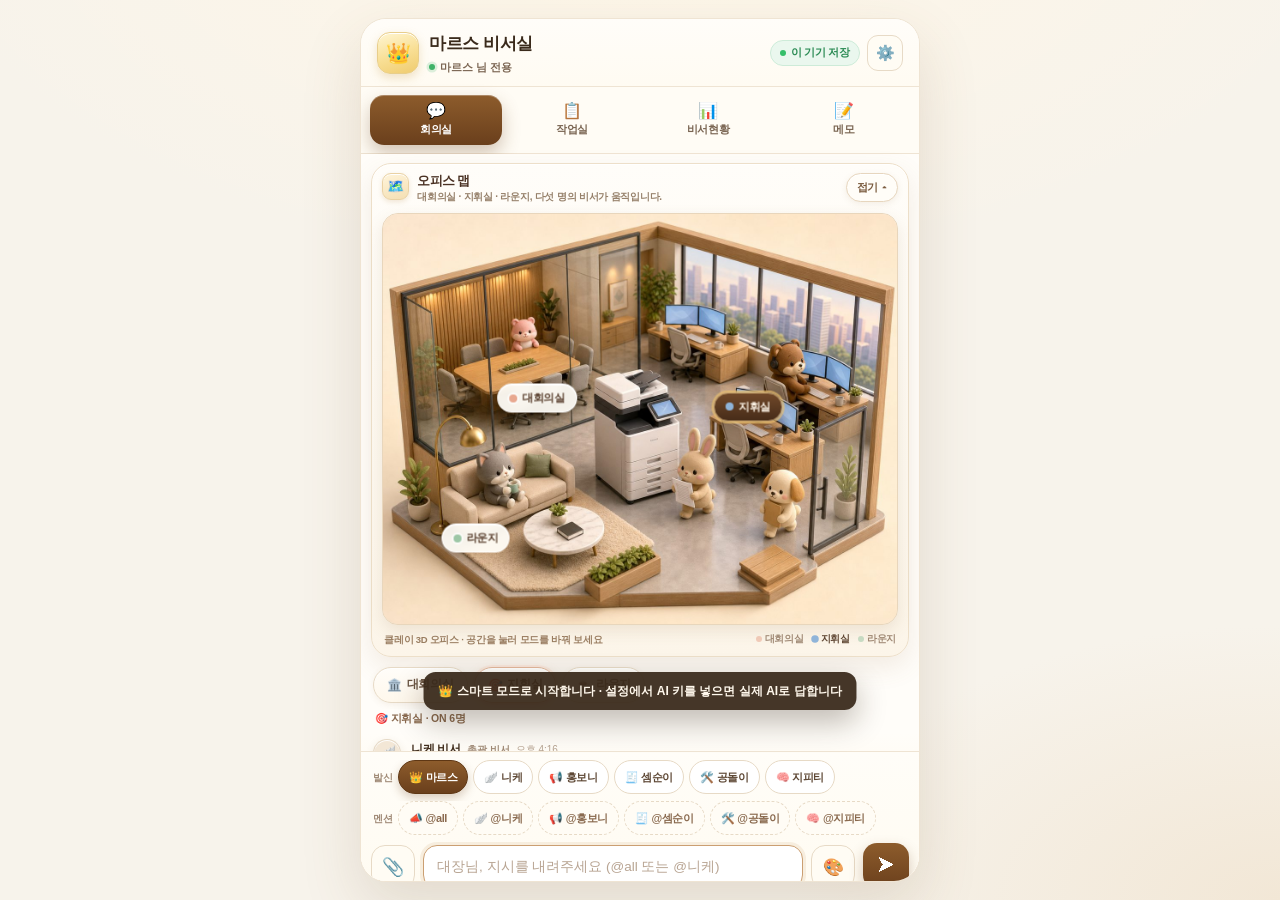
<file: index.html>
<!doctype html>
<html lang="ko">
<head>
<meta charset="utf-8">
<meta name="viewport" content="width=device-width, initial-scale=1, viewport-fit=cover">
<meta name="theme-color" content="#F7F3EB">
<meta name="mobile-web-app-capable" content="yes">
<meta name="apple-mobile-web-app-capable" content="yes">
<meta name="apple-mobile-web-app-status-bar-style" content="default">
<meta name="apple-mobile-web-app-title" content="마르스 비서실">
<meta name="format-detection" content="telephone=no">
<meta name="description" content="마르스 님 전용 AI 비서실 — 스마트폰 브라우저에서 단독 실행되는 단일 HTML 앱">
<title>마르스 비서실</title>
<link rel="icon" href="data:image/svg+xml,<svg xmlns='http://www.w3.org/2000/svg' viewBox='0 0 100 100'><text y='.9em' font-size='90'>👑</text></svg>">
<link rel="apple-touch-icon" href="./apple-touch-icon.png">
<link rel="manifest" href="./manifest.webmanifest">
<style>
/* ============================================================
   마르스 비서실 — 모바일 단독판 스타일
   크림/베이지 톤 · 폰 우선(100dvh) · PC에서는 카드 형태로 중앙 정렬
   ============================================================ */
:root{
  --bg:#F7F3EB;
  --card:#FFFDF9;
  --cream:#FFFCF5;
  --line:#EFE4D3;
  --line-2:#E7DAC6;
  --ink:#3B2A1C;
  --ink-2:#6B5644;
  --ink-3:#9C8674;
  --brown:#7A4A22;
  --brown-d:#5E3616;
  --peach:#FBE3D5;
  --peach-line:#F5CDBB;
  --mint:#2E9E5B;
  --mint-bg:#EAF7EE;
  --amber:#B4720E;
  --amber-bg:#FFF4DC;
  --green:#2E8B57;
  --green-bg:#E9F6EE;
  --shadow:0 24px 60px rgba(120,90,50,.16);
  --safe-b:env(safe-area-inset-bottom,0px);
}

*{box-sizing:border-box;-webkit-tap-highlight-color:transparent}
html{height:100%;-webkit-text-size-adjust:100%}
body{
  margin:0;height:100%;padding:18px;
  display:flex;align-items:center;justify-content:center;
  background:
    radial-gradient(1200px 620px at 50% -12%, #FFF7E8 0%, rgba(255,247,232,0) 62%),
    radial-gradient(900px 500px at 100% 100%, #F2E7D6 0%, rgba(242,231,214,0) 55%),
    var(--bg);
  color:var(--ink);
  font-family:-apple-system,BlinkMacSystemFont,"Apple SD Gothic Neo","Pretendard","Malgun Gothic","맑은 고딕","Segoe UI",Roboto,"Noto Sans KR",sans-serif;
  font-size:14px;line-height:1.5;
  -webkit-font-smoothing:antialiased;
  overscroll-behavior:none;
}
button{font-family:inherit;cursor:pointer;color:inherit}
input,textarea,select{font-family:inherit;color:inherit}
.hide{display:none !important}

/* ───────── 앱 카드 ───────── */
.app{
  width:min(560px,100%);
  height:min(920px,calc(100vh - 36px));
  height:min(920px,calc(100dvh - 36px));
  display:flex;flex-direction:column;
  background:var(--card);
  border:1px solid var(--line);
  border-radius:26px;
  box-shadow:var(--shadow),0 1px 0 #fff inset;
  overflow:hidden;position:relative;
}

/* ───────── 헤더 ───────── */
.hdr{
  display:flex;align-items:center;justify-content:space-between;gap:10px;
  padding:calc(12px + env(safe-area-inset-top,0px)) 16px 11px;
  background:linear-gradient(180deg,#FFFDF9 0%,#FFFBF2 100%);
  border-bottom:1px solid var(--line);flex:0 0 auto;
}
.brand{display:flex;align-items:center;gap:10px;min-width:0}
.crest{
  width:42px;height:42px;flex:0 0 auto;display:grid;place-items:center;
  font-size:20px;border-radius:13px;
  background:linear-gradient(160deg,#FFF6D2 0%,#F8DE93 55%,#EFCB6E 100%);
  border:1px solid #E8CE8B;
  box-shadow:0 4px 10px rgba(200,160,80,.28),0 1px 0 #fff inset;
}
.brand-txt{min-width:0}
.brand h1{
  margin:0;font-size:17px;font-weight:800;letter-spacing:-.4px;
  color:#3A2A1B;white-space:nowrap;overflow:hidden;text-overflow:ellipsis;
}
.sub{margin:2px 0 0;display:flex;align-items:center;gap:5px;font-size:11px;color:#7C6653;font-weight:600}
.sub .dot{width:6px;height:6px;border-radius:50%;background:#3FB268;box-shadow:0 0 0 2.5px rgba(63,178,104,.18)}
.hdr-right{display:flex;align-items:center;gap:7px;flex:0 0 auto}
.live{
  display:flex;align-items:center;gap:5px;
  padding:5px 9px;border-radius:999px;
  background:var(--mint-bg);border:1px solid #CDEBD8;color:#2C8C55;
  font-size:10.5px;font-weight:700;letter-spacing:-.2px;white-space:nowrap;
}
.live i{width:6px;height:6px;border-radius:50%;background:#35BF6A;box-shadow:0 0 0 0 rgba(53,191,106,.6);animation:pulse 2.4s infinite}
.live.off{background:#FFF3E2;border-color:#F3DCBB;color:#A9711B}
.live.off i{background:#D89A38;animation:none}
.live .short{display:none}
@keyframes pulse{
  0%{box-shadow:0 0 0 0 rgba(53,191,106,.55)}
  70%{box-shadow:0 0 0 6px rgba(53,191,106,0)}
  100%{box-shadow:0 0 0 0 rgba(53,191,106,0)}
}
.gear{
  width:36px;height:36px;border-radius:11px;border:1px solid var(--line-2);
  background:#FFFCF4;font-size:15px;display:grid;place-items:center;
  transition:transform .15s,background .15s;
}
.gear:active{background:#FFF6E4;transform:scale(.96)}

/* ───────── 탭 ───────── */
.tabs{
  display:grid;grid-template-columns:repeat(4,1fr);gap:4px;
  padding:8px 9px;background:var(--cream);
  border-bottom:1px solid var(--line);flex:0 0 auto;
}
.tab{
  position:relative;display:flex;flex-direction:column;align-items:center;justify-content:center;gap:3px;
  min-height:50px;padding:6px 2px 7px;border:0;border-radius:14px;background:transparent;
  color:#7B6653;font-size:11px;font-weight:700;letter-spacing:-.3px;
  transition:background .18s,color .18s,box-shadow .18s,transform .12s;
}
.tab .ticon{font-size:16px;line-height:1;transition:filter .18s}
.tab:active{transform:scale(.97)}
.tab.active{
  background:linear-gradient(180deg,#8D5C2C 0%,#6A3F1C 100%);
  color:#fff;box-shadow:0 8px 18px rgba(107,66,28,.30),0 1px 0 rgba(255,255,255,.28) inset;
}
.tab.active .ticon{filter:saturate(1.15) brightness(1.05)}
.tab-badge{
  position:absolute;top:3px;right:calc(50% - 23px);
  min-width:16px;height:16px;padding:0 4px;border-radius:9px;
  background:#D2694A;color:#fff;font-size:9.5px;font-weight:800;
  display:grid;place-items:center;
}

/* ───────── 본문 ───────── */
.body{flex:1 1 auto;min-height:0;position:relative;background:var(--card)}
.view{display:none;flex-direction:column;height:100%;min-height:0}
.view.active{display:flex}

/* ───────── 회의실 ───────── */
.rooms{display:flex;gap:6px;padding:10px 12px 6px;overflow-x:auto;flex:0 0 auto;scrollbar-width:none}
.rooms::-webkit-scrollbar{display:none}
.room{
  flex:0 0 auto;display:flex;align-items:center;gap:5px;
  min-height:36px;padding:7px 13px;border-radius:999px;
  border:1px solid var(--line-2);background:linear-gradient(180deg,#FFFDF9,#FFF8EC);
  color:#6B5644;font-size:12px;font-weight:700;letter-spacing:-.3px;transition:.16s;
  box-shadow:0 2px 6px rgba(150,110,64,.09),0 1px 0 #fff inset;
}
.room.active{background:linear-gradient(180deg,#FFFDFA,#FDF3E5);border-color:#E3B79C;color:#4A3123;box-shadow:0 4px 12px rgba(196,146,118,.28),0 0 0 2px rgba(251,227,213,.55),0 1px 0 #fff inset}

/* ───────── 🗺️ 오피스 맵 (클레이 3D) ───────── */
.omap{
  flex:0 0 auto;margin:9px 10px 0;padding:9px 10px 8px;
  background:linear-gradient(180deg,#FFFDF9 0%,#FCF5E9 100%);
  border:1px solid #EDDFC9;border-radius:20px;
  box-shadow:0 10px 26px rgba(146,110,66,.12),0 1px 0 #fff inset;
}
.omap-head{display:flex;align-items:flex-start;gap:8px;min-width:0}
.omap-ico{
  width:27px;height:27px;flex:0 0 auto;display:grid;place-items:center;font-size:14px;
  border-radius:9px;background:linear-gradient(160deg,#FFF4DA 0%,#F4DFB3 100%);
  border:1px solid #EAD2A4;box-shadow:0 2px 5px rgba(190,150,90,.22),0 1px 0 #fff inset;
}
.omap-tt{flex:1 1 auto;min-width:0}
.omap-tt b{display:block;font-size:12.5px;font-weight:900;color:#4A3123;letter-spacing:-.5px;line-height:1.28}
.omap-sub{display:block;margin-top:1px;font-size:10px;font-weight:600;color:#96806A;letter-spacing:-.25px;line-height:1.45;word-break:keep-all}
.omap-tg{
  flex:0 0 auto;display:flex;align-items:center;gap:4px;min-height:29px;padding:5px 10px;
  border:1px solid #E7D6BE;border-radius:999px;background:#FFFDF8;color:#7A5B3E;
  font-size:10.5px;font-weight:800;letter-spacing:-.2px;white-space:nowrap;
  box-shadow:0 2px 6px rgba(150,110,64,.10),0 1px 0 #fff inset;transition:transform .12s,background .15s;
}
.omap-tg:active{transform:scale(.96);background:#FFF6E4}
.omap-tg i{font-style:normal;font-size:9px;line-height:1;transition:transform .24s}
.omap.closed .omap-tg i{transform:rotate(180deg)}
.omap-plate{
  position:relative;margin-top:8px;border-radius:16px;overflow:hidden;
  aspect-ratio:5 / 4;max-height:46vh;background:#F7ECDA;
  border:1px solid #E8D6BC;
  box-shadow:0 6px 16px rgba(150,110,64,.14),0 1px 0 #fff inset;
}
.omap.closed .omap-plate,.omap.closed .omap-foot{display:none}
.omap-img{display:block;width:100%;height:100%;object-fit:cover;object-position:50% 46%}
.omap-pins{position:absolute;inset:0;pointer-events:none}
.omap-pin{
  position:absolute;left:var(--x);top:var(--y);transform:translate(-50%,-50%);pointer-events:auto;
  display:flex;align-items:center;gap:5px;padding:6px 11px;border-radius:999px;
  border:1px solid rgba(255,255,255,.9);background:rgba(255,253,247,.94);
  color:#5B4231;font-size:11px;font-weight:800;letter-spacing:-.35px;white-space:nowrap;
  box-shadow:0 4px 12px rgba(110,78,42,.22),0 1px 0 #fff inset;backdrop-filter:blur(3px);
  transition:transform .16s,background .16s,color .16s,box-shadow .16s;
}
.omap-pin .pd{width:8px;height:8px;border-radius:50%;flex:0 0 auto;background:var(--pc,#E8A88F);box-shadow:0 0 0 2px rgba(255,255,255,.65)}
.omap-pin:active{transform:translate(-50%,-50%) scale(.95)}
.omap-pin.on{
  background:linear-gradient(180deg,#71492A 0%,#472C19 100%);color:#FFF7EA;border-color:#C9A46E;
  box-shadow:0 0 0 2px rgba(232,190,110,.72),0 8px 18px rgba(71,44,25,.34);
}
.omap-pin.on .pd{box-shadow:0 0 0 0 rgba(255,255,255,.8);animation:pinPulse 2.1s infinite}
@keyframes pinPulse{
  0%{box-shadow:0 0 0 0 rgba(255,255,255,.75)}
  70%{box-shadow:0 0 0 6px rgba(255,255,255,0)}
  100%{box-shadow:0 0 0 0 rgba(255,255,255,0)}
}
.omap-foot{display:flex;align-items:center;justify-content:space-between;gap:5px 10px;flex-wrap:wrap;padding:7px 2px 1px}
.omap-guide{font-size:9.5px;font-weight:700;color:#9A7E62;letter-spacing:-.25px;line-height:1.4}
.omap-legend{display:flex;align-items:center;gap:8px;flex-wrap:wrap}
.omap-lg{display:flex;align-items:center;gap:3px;font-size:9.5px;font-weight:800;color:#A08A76;letter-spacing:-.25px;transition:color .15s}
.omap-lg i{display:block;width:6px;height:6px;border-radius:50%;background:var(--pc);opacity:.55;transition:opacity .15s,transform .15s}
.omap-lg.on{color:#5E4633}
.omap-lg.on i{opacity:1;transform:scale(1.25)}

.roomline{
  display:flex;align-items:center;justify-content:space-between;gap:8px;
  padding:2px 14px 7px;font-size:10.5px;font-weight:700;color:#8A6A4F;letter-spacing:-.2px;
  flex:0 0 auto;min-width:0;
}
.roomline-l{min-width:0;overflow:hidden;text-overflow:ellipsis;white-space:nowrap}
.cost-chip{
  flex:0 0 auto;border:1px solid #F0E1C8;background:#FFF6E6;color:#96785B;
  font-size:10px;font-weight:700;padding:3.5px 8px;border-radius:999px;
}
.cost-chip:active{background:#FFEFD6}

.chat{
  flex:1 1 auto;min-height:0;overflow-y:auto;overflow-x:hidden;
  -webkit-overflow-scrolling:touch;overscroll-behavior:contain;
  padding:6px 12px 12px;display:flex;flex-direction:column;gap:11px;
  background:linear-gradient(180deg,#FFFDF9 0%,#FFFCF6 100%);
}
.chat::-webkit-scrollbar{width:6px}
.chat::-webkit-scrollbar-thumb{background:#E7D8C2;border-radius:3px}

.m-user{display:flex;justify-content:flex-end;align-items:flex-start;gap:6px}
.m-user .bubble{
  max-width:79%;padding:10px 13px;
  background:var(--peach);border:1px solid var(--peach-line);
  border-radius:16px 16px 4px 16px;
  font-size:13.5px;line-height:1.6;color:#4A2E23;
  white-space:pre-wrap;word-break:break-word;
  box-shadow:0 1px 0 rgba(255,255,255,.7) inset;
}
.m-user .u-avatar{
  width:24px;height:24px;border-radius:50%;flex:0 0 auto;
  display:grid;place-items:center;font-size:12px;
  background:linear-gradient(160deg,#FFF3C8,#F2D488);border:1px solid #E9CD8C;
}
.m-time{font-size:9.5px;color:#B49C88;margin-top:4px;text-align:right}

.m-ai{display:grid;grid-template-columns:30px 1fr;gap:8px;align-items:start}
.m-ai .a-avatar{
  width:28px;height:28px;border-radius:50%;display:grid;place-items:center;font-size:13.5px;
  background:var(--tint,#F4E9D8);border:1px solid rgba(120,90,50,.10);
  box-shadow:0 1px 0 #fff inset,0 3px 8px rgba(120,90,50,.12);
}
.m-ai .a-body{min-width:0}
.m-ai .a-head{display:flex;align-items:baseline;gap:6px;margin:1px 0 4px;flex-wrap:wrap}
.m-ai .a-name{font-size:12px;font-weight:800;color:#43301F;letter-spacing:-.3px}
.m-ai .a-title{font-size:10px;font-weight:600;color:#A28C78}
.m-ai .a-time{font-size:10px;color:#B7A492}
.tag{font-size:9px;font-weight:800;padding:1px 5px;border-radius:6px;letter-spacing:-.2px;background:#F1E7D6;color:#967A5A}
.tag.ai{background:#E7F0FB;color:#3E6F9E}
.tag.gpt{background:#E9F6EE;color:#2C7A55}
.tag.err{background:#FDECEA;color:#B04A32}
.m-ai .bubble{
  background:#FDF8EE;border:1px solid #EFE3CF;
  border-radius:4px 14px 14px 14px;
  padding:10px 13px;font-size:13.5px;line-height:1.62;color:#3E2E20;
  white-space:pre-wrap;word-break:break-word;
  box-shadow:0 1px 0 rgba(255,255,255,.75) inset;
}
.m-sys{align-self:center;font-size:10.5px;color:#A28C78;background:#F8F0E2;
  border:1px dashed #E6D6BE;border-radius:999px;padding:4px 10px;text-align:center;line-height:1.5}

.typing{display:flex;gap:4px;padding:12px 14px}
.typing i{width:6px;height:6px;border-radius:50%;background:#C9B49B;animation:bounce 1.1s infinite}
.typing i:nth-child(2){animation-delay:.15s}
.typing i:nth-child(3){animation-delay:.3s}
@keyframes bounce{0%,60%,100%{transform:translateY(0);opacity:.55}30%{transform:translateY(-4px);opacity:1}}

/* ───────── 입력 바 ───────── */
.composer{
  flex:0 0 auto;border-top:1px solid var(--line);
  background:linear-gradient(180deg,#FFFDF8,#FFFBF1);
  padding:8px 10px calc(9px + var(--safe-b));
}
.chip-row{display:flex;align-items:center;gap:5px;padding-bottom:7px;overflow-x:auto;scrollbar-width:none;min-width:0}
.chip-row::-webkit-scrollbar{display:none}
.chip-row.mentions{padding-bottom:8px}
.chip-row.scroll-x{
  -webkit-mask-image:linear-gradient(90deg,#000 0,#000 calc(100% - 22px),rgba(0,0,0,0) 100%);
  mask-image:linear-gradient(90deg,#000 0,#000 calc(100% - 22px),rgba(0,0,0,0) 100%);
}
.lbl{font-size:10px;font-weight:700;color:#A08A76;flex:0 0 auto;padding-left:2px}
.chips{display:flex;gap:5px;flex:0 0 auto}
.chip{
  flex:0 0 auto;display:flex;align-items:center;gap:3px;
  min-height:34px;padding:6px 10px;border-radius:999px;border:1px solid var(--line-2);
  background:#fff;color:#5E4835;font-size:11px;font-weight:700;letter-spacing:-.4px;
  transition:.15s;white-space:nowrap;touch-action:manipulation;
}
.chip.active{background:linear-gradient(180deg,#8D5C2C,#6A3F1C);color:#fff;border-color:#5F3714;box-shadow:0 4px 10px rgba(107,66,28,.26)}
.chip.mention{border-style:dashed;background:#FFFCF5;color:#8A6A4F;font-weight:600}
.chip.mention:active{background:#FFF6E4;border-style:solid}
.inputbar{display:flex;gap:8px;align-items:flex-end}
#input{
  flex:1;min-width:0;min-height:44px;max-height:112px;resize:none;
  padding:11px 13px;border-radius:14px;border:1px solid var(--line-2);
  background:#fff;font-size:13.5px;line-height:1.5;
  outline:none;transition:border-color .15s,box-shadow .15s;
}
#input::placeholder{color:#B8A492}
#input:focus{border-color:#CB9F72;box-shadow:0 0 0 3px rgba(203,159,114,.16)}
.send{
  width:46px;height:46px;flex:0 0 auto;border:0;border-radius:14px;
  background:linear-gradient(180deg,#8D5C2C,#6A3F1C);color:#fff;font-size:16px;
  display:grid;place-items:center;box-shadow:0 6px 14px rgba(107,66,28,.28);
  transition:transform .12s,opacity .15s;touch-action:manipulation;
}
.send:active{transform:scale(.95)}
.send:disabled{opacity:.45;box-shadow:none;cursor:default}

/* ───────── 공통 뷰 ───────── */
.view-head{display:flex;align-items:flex-end;justify-content:space-between;gap:10px;padding:15px 16px 9px;flex:0 0 auto}
.view-head h2{margin:0;font-size:16px;font-weight:800;letter-spacing:-.5px;color:#3A2A1B}
.view-sub{margin:3px 0 0;font-size:11px;color:#9C8674;font-weight:600}
.btn{
  border-radius:11px;border:1px solid var(--line-2);background:#fff;
  padding:9px 12px;font-size:12px;font-weight:700;color:#5E4835;transition:.15s;touch-action:manipulation;
}
.btn:active{background:#FFF8EA}
.btn.primary{background:linear-gradient(180deg,#8D5C2C,#6A3F1C);color:#fff;border-color:#5F3714;box-shadow:0 4px 10px rgba(107,66,28,.22)}
.btn.ghost{background:#FFFCF5}
.btn.mini{padding:6px 10px;font-size:11px;border-radius:9px}
.btn.danger{color:#B04A32;border-color:#EFCFC4;background:#FFF7F4}

.filters{display:flex;gap:6px;padding:0 16px 10px;flex:0 0 auto}
.f-chip{
  border:1px solid var(--line-2);background:#FFFCF5;color:#7B6653;
  border-radius:999px;min-height:34px;padding:6px 13px;font-size:11.5px;font-weight:700;
}
.f-chip.active{background:#5E4633;color:#fff;border-color:#4A3524}

.list{flex:1 1 auto;min-height:0;overflow-y:auto;-webkit-overflow-scrolling:touch;overscroll-behavior:contain;
  padding:0 16px 18px;display:flex;flex-direction:column;gap:9px}
.list > *{flex:0 0 auto}
.list::-webkit-scrollbar{width:6px}
.list::-webkit-scrollbar-thumb{background:#E7D8C2;border-radius:3px}
.empty{text-align:center;color:#A89480;font-size:12px;line-height:1.8;padding:30px 16px;
  border:1px dashed #E8D9C2;border-radius:16px;background:#FFFCF5}

.task{
  position:relative;background:#FFFCF5;border:1px solid var(--line);
  border-left:4px solid var(--tc,#C9A277);border-radius:13px;padding:11px 12px 10px;
}
.task.done{opacity:.62;background:#FAF7F0}
.task-top{display:flex;align-items:flex-start;gap:8px}
.task-title{flex:1;font-size:12.5px;font-weight:800;color:#3E2E20;line-height:1.45;letter-spacing:-.3px;word-break:break-word}
.task.done .task-title{text-decoration:line-through;text-decoration-color:#C9B6A0}
.pill{flex:0 0 auto;font-size:9.5px;font-weight:800;padding:2.5px 7px;border-radius:999px;letter-spacing:-.2px;border:1px solid transparent;white-space:nowrap}
.pill.대기{background:#F1ECE3;color:#7E6C58;border-color:#E4DBCC}
.pill.진행중{background:var(--amber-bg);color:var(--amber);border-color:#F2DCAE}
.pill.완료{background:var(--green-bg);color:var(--green);border-color:#CBE8D6}
.task-meta{display:flex;align-items:center;gap:7px;margin-top:7px;flex-wrap:wrap;font-size:10.5px;color:#9C8674;font-weight:600}
.task-meta .owner{display:flex;align-items:center;gap:3px;color:#6B5644}
.task-detail{margin:7px 0 0;font-size:11.5px;color:#7B6653;line-height:1.55;padding-top:7px;border-top:1px dashed #EADFCB;word-break:break-word}
.task-actions{display:flex;gap:6px;margin-top:9px;flex-wrap:wrap}

.staff{background:#FFFCF5;border:1px solid var(--line);border-radius:15px;padding:13px;position:relative;overflow:hidden}
.staff::before{content:"";position:absolute;inset:0 0 auto 0;height:3px;background:linear-gradient(90deg,var(--tc,#C9A277),transparent 85%)}
.staff-top{display:flex;align-items:center;gap:10px}
.staff-avatar{width:42px;height:42px;border-radius:14px;display:grid;place-items:center;font-size:20px;
  background:var(--tint,#F4E9D8);border:1px solid rgba(120,90,50,.10);box-shadow:0 1px 0 #fff inset,0 4px 10px rgba(120,90,50,.10)}
.staff-id{flex:1;min-width:0}
.staff-name{font-size:13.5px;font-weight:800;color:#3A2A1B;letter-spacing:-.3px}
.staff-role{font-size:10.5px;color:#9C8674;font-weight:600;margin-top:1px}
.staff-state{display:flex;align-items:center;gap:4px;font-size:10px;font-weight:800;color:var(--green);
  background:var(--green-bg);border:1px solid #CBE8D6;padding:3px 8px;border-radius:999px;white-space:nowrap}
.staff-state.busy{color:var(--amber);background:var(--amber-bg);border-color:#F2DCAE}
.staff-stats{display:grid;grid-template-columns:repeat(3,1fr);gap:6px;margin-top:11px}
.stat{background:#FFF8EC;border:1px solid #F0E4D2;border-radius:10px;padding:7px 8px;text-align:center}
.stat b{display:block;font-size:14px;font-weight:800;color:#5E4633;letter-spacing:-.4px}
.stat span{font-size:9.5px;color:#A89480;font-weight:700}
.staff-report{margin-top:10px;font-size:11px;color:#7B6653;line-height:1.55;background:#FFFDF8;
  border:1px dashed #EADFCB;border-radius:10px;padding:8px 10px;word-break:break-word}
.staff-report b{display:block;font-size:9.5px;color:#A89480;font-weight:800;margin-bottom:2px}
.staff-foot{display:flex;gap:6px;margin-top:10px;flex-wrap:wrap}
.edit-grid{display:flex;flex-direction:column;gap:6px;margin-top:10px}
.edit-grid label{font-size:10px;font-weight:800;color:#A89480}
.edit-grid input{width:100%;padding:9px 10px;border-radius:9px;border:1px solid var(--line-2);font-size:13px;outline:none;background:#fff}
.edit-grid input:focus{border-color:#CB9F72}

.newtask{margin:0 16px 10px;padding:11px;border-radius:13px;background:#FFF7E9;border:1px solid #F0E1C8;
  display:flex;flex-direction:column;gap:7px}
.newtask input{width:100%;padding:10px 11px;border-radius:10px;border:1px solid var(--line-2);font-size:13px;outline:none;background:#fff}
.newtask-row{display:flex;gap:6px;align-items:center}
.newtask select{flex:1;min-width:0;padding:9px 10px;border-radius:10px;border:1px solid var(--line-2);font-size:12.5px;background:#fff;outline:none}

.memo-add{margin:0 16px 10px;display:flex;flex-direction:column;gap:7px;flex:0 0 auto}
.memo-add textarea{width:100%;padding:10px 12px;border-radius:12px;border:1px solid var(--line-2);
  font-size:13px;line-height:1.55;resize:none;outline:none;background:#fff}
.memo-add textarea:focus{border-color:#CB9F72;box-shadow:0 0 0 3px rgba(203,159,114,.15)}
.memo-add-row{display:flex;gap:6px}
.memo-add-row input{flex:1;min-width:0;padding:9px 11px;border-radius:10px;border:1px solid var(--line-2);font-size:13px;outline:none;background:#fff}
.searchbar{padding:0 16px 10px;flex:0 0 auto}
.searchbar input{width:100%;padding:10px 12px;border-radius:11px;border:1px solid var(--line-2);font-size:13px;outline:none;background:#FFFDF8}
.searchbar input:focus{border-color:#CB9F72;background:#fff}
.memo{background:#FFFDF5;border:1px solid var(--line);border-left:4px solid #E4C88F;border-radius:12px;padding:10px 12px}
.memo-text{font-size:12.5px;line-height:1.6;color:#3E2E20;white-space:pre-wrap;word-break:break-word}
.memo-foot{display:flex;align-items:center;justify-content:space-between;gap:8px;margin-top:7px}
.memo-meta{font-size:10px;color:#A89480;font-weight:600;display:flex;gap:6px;align-items:center;flex-wrap:wrap}
.memo-tag{background:#F6EBD6;color:#96744A;border-radius:6px;padding:1px 6px;font-size:9.5px;font-weight:800}
.memo-del{border:0;background:none;color:#C2A891;font-size:13px;padding:3px 5px}
.memo-del:active{color:#B04A32}

/* ───────── 첨부 · 이미지 생성 ───────── */
.attach-btn{
  width:44px;height:44px;flex:0 0 auto;border-radius:14px;border:1px solid var(--line-2);
  background:#FFFCF4;font-size:18px;line-height:1;display:grid;place-items:center;
  transition:transform .12s,background .15s,border-color .15s;touch-action:manipulation;
}
.attach-btn:active{background:#FFF2DC;transform:scale(.95)}
.attach-btn.on{
  border-color:#CB9F72;background:linear-gradient(180deg,#8D5C2C,#6A3F1C);color:#fff;
  box-shadow:0 5px 12px rgba(107,66,28,.26);
}
.gen-btn{font-size:17px}
.gen-row{padding-bottom:7px}
.gen-hint{
  flex:0 0 auto;font-size:10px;font-weight:700;color:#96785B;background:#FFF6E6;
  border:1px solid #F0E1C8;border-radius:999px;padding:4px 8px;white-space:nowrap;
}
.chip.ratio{font-size:10.5px;padding:5px 9px;min-height:30px}

.attach-chip{
  display:flex;align-items:center;gap:6px;flex:0 0 auto;max-width:200px;
  padding:4px 6px 4px 4px;border:1px solid var(--line-2);border-radius:12px;background:#fff;
  box-shadow:0 1px 0 rgba(255,255,255,.7) inset;
}
.attach-chip .th{width:34px;height:34px;border-radius:8px;object-fit:cover;flex:0 0 auto;
  background:#F4EADA;display:grid;place-items:center;font-size:15px;overflow:hidden}
.attach-chip .th img{width:100%;height:100%;object-fit:cover;display:block}
.attach-chip .nm{min-width:0;line-height:1.25}
.attach-chip .nm b{display:block;font-size:10.5px;font-weight:800;color:#5E4835;
  white-space:nowrap;overflow:hidden;text-overflow:ellipsis;max-width:112px}
.attach-chip .nm span{display:block;font-size:9px;color:#A89480;font-weight:700}
.attach-chip .x{border:0;background:#F7EFE2;color:#96744A;border-radius:50%;
  width:19px;height:19px;min-width:19px;font-size:10px;line-height:1;display:grid;place-items:center;flex:0 0 auto}
.attach-chip .x:active{background:#F3DFC4}

.atts{display:flex;gap:5px;flex-wrap:wrap;margin-bottom:5px}
.m-user .atts{justify-content:flex-end}
.atts .att-th{width:74px;height:74px;object-fit:cover;border-radius:10px;
  border:1px solid var(--peach-line);background:#fff;display:block}
.att-doc{display:inline-flex;align-items:center;gap:4px;max-width:100%;font-size:10.5px;font-weight:800;
  color:#5E4835;background:#FFF6E6;border:1px solid #F0E1C8;border-radius:9px;padding:5px 8px}
.att-doc i{font-style:normal;overflow:hidden;text-overflow:ellipsis;white-space:nowrap;max-width:150px}

.gen-wrap{margin-top:2px}
.gen-img{display:block;width:100%;max-width:270px;height:auto;border-radius:12px;
  border:1px solid #E7D8C2;background:#fff;cursor:zoom-in}
.img-tools{display:flex;gap:5px;margin-top:6px;flex-wrap:wrap}
.img-tools .btn{padding:5px 9px;font-size:10.5px;border-radius:9px}
.img-meta{font-size:9.5px;color:#A89480;font-weight:700;margin-top:5px;line-height:1.45;word-break:break-all}

.lightbox{position:fixed;inset:0;z-index:90;background:rgba(32,20,10,.88);
  display:flex;flex-direction:column;align-items:center;justify-content:center;gap:14px;padding:20px}
.lightbox img{max-width:100%;max-height:74vh;border-radius:14px;box-shadow:0 24px 60px rgba(0,0,0,.5);background:#fff}
.lb-close{position:absolute;top:calc(14px + env(safe-area-inset-top,0px));right:16px;
  width:40px;height:40px;border:0;border-radius:50%;background:rgba(255,255,255,.18);color:#fff;font-size:17px}
.lb-tools{display:flex;gap:8px}
.lb-tools .btn{background:rgba(255,255,255,.94);border-color:transparent}
.lb-cap{color:#F4EADB;font-size:11px;font-weight:700;max-width:92vw;text-align:center;line-height:1.5;word-break:break-word}

/* ───────── 설정 시트 ───────── */
.overlay{
  position:fixed;inset:0;z-index:50;display:flex;align-items:center;justify-content:center;
  padding:14px;background:rgba(60,42,24,.34);backdrop-filter:blur(3px);animation:fade .18s ease-out;
}
@keyframes fade{from{opacity:0}to{opacity:1}}
.sheet{
  width:min(470px,100%);max-height:90dvh;max-height:90vh;display:flex;flex-direction:column;
  background:var(--card);border:1px solid var(--line);border-radius:22px;
  box-shadow:0 30px 70px rgba(60,40,20,.32);overflow:hidden;
  animation:rise .22s cubic-bezier(.2,.9,.3,1.1);
}
@keyframes rise{from{transform:translateY(14px) scale(.985);opacity:.6}to{transform:none;opacity:1}}
.sheet-head{display:flex;align-items:center;justify-content:space-between;padding:14px 16px;
  border-bottom:1px solid var(--line);background:#FFFCF5}
.sheet-head h3{margin:0;font-size:15px;font-weight:800;letter-spacing:-.4px;color:#3A2A1B}
.x{border:0;background:none;font-size:16px;color:#A89480;padding:6px;line-height:1}
.sheet-body{flex:1;overflow-y:auto;-webkit-overflow-scrolling:touch;overscroll-behavior:contain;padding:14px 16px 6px}
.sheet-body::-webkit-scrollbar{width:6px}
.sheet-body::-webkit-scrollbar-thumb{background:#E7D8C2;border-radius:3px}
.sheet-foot{display:flex;gap:8px;justify-content:flex-end;padding:11px 16px calc(11px + var(--safe-b));
  border-top:1px solid var(--line);background:#FFFCF5}
.sec{margin-bottom:16px}
.sec-title{font-size:10.5px;font-weight:800;color:#A89480;letter-spacing:.2px;margin:0 0 7px;
  display:flex;align-items:center;gap:5px}
.field{margin-bottom:9px}
.field label{display:block;font-size:10.5px;font-weight:700;color:#8A7159;margin-bottom:4px}
.field input,.field select{width:100%;padding:10px 11px;border-radius:10px;border:1px solid var(--line-2);
  font-size:13px;outline:none;background:#fff}
.field input:focus,.field select:focus{border-color:#CB9F72;box-shadow:0 0 0 3px rgba(203,159,114,.15)}
.field textarea{width:100%;padding:10px 11px;border-radius:10px;border:1px solid var(--line-2);
  font-size:13px;line-height:1.62;outline:none;background:#fff;resize:vertical;min-height:104px}
.field textarea:focus{border-color:#CB9F72;box-shadow:0 0 0 3px rgba(203,159,114,.15)}
.hint{font-size:10.5px;color:#A89480;margin-top:4px;line-height:1.55}

/* ───────── 지침(공통 규칙) 관리 ───────── */
.gd-stat{display:flex;flex-wrap:wrap;gap:4px 10px;font-size:10.5px;font-weight:700;color:#6B4A28;
  background:#FFF9EE;border:1px solid #F0E1C8;border-radius:10px;padding:8px 10px;margin-bottom:8px;line-height:1.5}
.gd-stat em{font-style:normal;color:#A89480;font-weight:600}
.gd-row{display:flex;align-items:center;gap:8px;padding:9px 10px;border:1px solid var(--line-2);
  border-radius:12px;background:#fff;margin-bottom:6px}
.gd-row.off{background:#FBF7F0;opacity:.72}
.gd-tg{flex:0 0 auto;width:40px;height:23px;border-radius:99px;border:1px solid var(--line-2);
  background:#EDE3D5;position:relative;padding:0;transition:background .16s,border-color .16s}
.gd-tg i{position:absolute;top:2px;left:2px;width:17px;height:17px;border-radius:50%;background:#fff;
  box-shadow:0 1px 3px rgba(90,60,30,.28);transition:left .16s}
.gd-tg.on{background:linear-gradient(180deg,#3FA365,#2E8B57);border-color:#2E8B57}
.gd-tg.on i{left:20px}
.gd-main{flex:1 1 auto;min-width:0}
.gd-name{font-size:12px;font-weight:800;color:#3B2A1C;letter-spacing:-.2px;
  white-space:nowrap;overflow:hidden;text-overflow:ellipsis}
.gd-meta{font-size:9.5px;color:#A89480;font-weight:600;margin-top:1px}
.gd-act{display:flex;gap:3px;flex:0 0 auto}
.gd-act button{border:1px solid var(--line-2);background:#FFFCF5;border-radius:8px;padding:5px 7px;font-size:11px;line-height:1}
.gd-act button.del{color:#B04A32;border-color:#EFCFC4;background:#FFF7F4}
.gd-empty{font-size:11px;color:#A89480;background:#FBF7F0;border:1px dashed var(--line-2);
  border-radius:11px;padding:12px;text-align:center;line-height:1.6;margin-bottom:7px}
/* GPT 모델별 1회 예상 비용 목록 */
.gpt-price{border:1px solid var(--line-2);border-radius:10px;background:#fff;overflow:hidden;margin:2px 0 8px}
.gpt-row{display:flex;align-items:center;justify-content:space-between;gap:8px;
  padding:6px 9px;border-top:1px dashed #F1E6D4;font-size:10.5px;color:#6B5644}
.gpt-row:first-child{border-top:0}
.gpt-row.on{background:#FFF9EC}
.gpt-row .nm{min-width:0;font-weight:800;color:#3B2A1C;line-height:1.35}
.gpt-row .nm i{display:block;font-style:normal;font-weight:600;color:#A89480;font-size:9.5px}
.gpt-row b{flex:0 0 auto;color:#2C7A55;font-weight:800;white-space:nowrap}
.field .hint{font-size:10px;margin-top:4px;line-height:1.5}
.row{display:flex;gap:7px;align-items:center;flex-wrap:wrap}
.seg{display:flex;border:1px solid var(--line-2);border-radius:11px;overflow:hidden;background:#fff}
.seg button{flex:1;border:0;background:#fff;padding:10px 8px;font-size:12px;font-weight:700;color:#7B6653}
.seg button.on{background:linear-gradient(180deg,#8D5C2C,#6A3F1C);color:#fff}
.price-tbl{width:100%;border-collapse:collapse;font-size:10.5px;margin-top:6px;background:#fff;border-radius:10px;overflow:hidden}
.price-tbl th,.price-tbl td{border:1px solid #F0E4D2;padding:5px 6px;text-align:center;color:#6B5644}
.price-tbl th{background:#FFF6E6;font-weight:800;color:#6B4A28;font-size:10px}
.price-tbl td.l{text-align:left;font-weight:700;white-space:nowrap}
.price-tbl tr.on td{background:#FFF9EC}
.price-tbl td.pick{color:#2E8B57;font-weight:800}
.box{background:#FFF9EE;border:1px solid #F0E1C8;border-radius:12px;padding:11px 12px}
.usage-grid{display:grid;grid-template-columns:repeat(2,1fr);gap:6px;margin-top:8px}
.usage-cell{background:#fff;border:1px solid #F0E4D2;border-radius:9px;padding:7px 9px}
.usage-cell span{display:block;font-size:9.5px;color:#A89480;font-weight:700}
.usage-cell b{font-size:13px;font-weight:800;color:#5E4633;letter-spacing:-.3px}
.notice{font-size:10.5px;line-height:1.65;color:#8A7159;background:#FFF9EE;border:1px solid #F0E1C8;
  border-left:3px solid #D9B877;border-radius:9px;padding:8px 10px}
.notice b{color:#6B4A28}
.status-line{font-size:11px;font-weight:700;margin-top:6px;line-height:1.5}
.status-line.ok{color:var(--green)}
.status-line.err{color:#B04A32}
.howto{font-size:11px;line-height:1.75;color:#6B5644}
.howto b{color:#5E3616}
.howto ol{margin:4px 0 0;padding-left:17px}
.howto li{margin-bottom:2px}

/* ───────── 토스트 ───────── */
.toast-wrap{position:fixed;left:50%;bottom:190px;transform:translateX(-50%);
  display:flex;flex-direction:column;gap:8px;align-items:center;z-index:80;
  pointer-events:none;width:max-content;max-width:92vw}
.toast{background:rgba(58,42,27,.94);color:#FFF8EC;font-size:12px;font-weight:600;
  padding:10px 15px;border-radius:12px;box-shadow:0 12px 30px rgba(40,25,10,.3);
  animation:toastIn .22s ease-out;max-width:92vw;text-align:center;line-height:1.5}
@keyframes toastIn{from{transform:translateY(8px);opacity:0}to{transform:none;opacity:1}}

/* ───────── 폰 화면 ───────── */
@media (max-width:640px){
  body{padding:0;display:block;height:100dvh;overflow:hidden;background:var(--card)}
  .app{width:100%;height:100dvh;max-height:100dvh;border:0;border-radius:0;box-shadow:none}
  #input{font-size:16px;min-height:46px}
  .m-user .bubble,.m-ai .bubble{font-size:14px}
  .omap-plate{max-height:42vh}
  .memo-add textarea,.memo-add-row input,.searchbar input,.newtask input,.field input,.field select,.field textarea{font-size:16px}
}
@media (max-width:400px){
  .attach-btn{width:42px;height:42px}
  .inputbar{gap:6px}
  .brand h1{font-size:15.5px}
  .crest{width:38px;height:38px;font-size:18px;border-radius:12px}
  .hdr{padding-left:12px;padding-right:12px;gap:6px}
  .live span.long{display:none}
  .live span.short{display:inline}
  .live{padding:6px 9px;font-size:10px}
  .tab{font-size:10.5px}
  .tab .ticon{font-size:15px}
  .chip-row .lbl{display:none}
  .chip-row{gap:3px}
  .chips{gap:3px}
  .chip{font-size:10.5px;padding:6px 7px;gap:2px}
  .toast-wrap{bottom:196px}
  .omap{margin:8px 8px 0;padding:8px 9px 7px;border-radius:17px}
  .omap-ico{width:25px;height:25px;font-size:13px;border-radius:8px}
  .omap-tt b{font-size:12px}
  .omap-sub{font-size:9.5px}
  .omap-tg{min-height:27px;padding:4px 8px;font-size:10px}
  .omap-pin{font-size:10.5px;padding:5px 9px;gap:4px;letter-spacing:-.4px}
  .omap-pin .pd{width:7px;height:7px}
  .omap-guide{font-size:9px}
  .omap-lg{font-size:9px;gap:2px}
}
@media (prefers-reduced-motion:reduce){
  *{animation-duration:.001ms !important;transition-duration:.001ms !important}
}
</style>
</head>
<body>
<div class="app" id="app">

  <!-- ───────── 헤더 ───────── -->
  <header class="hdr">
    <div class="brand">
      <div class="crest" aria-hidden="true">👑</div>
      <div class="brand-txt">
        <h1 id="officeName">마르스 비서실</h1>
        <p class="sub"><span class="dot"></span><span id="ownerLine">마르스 님 전용</span></p>
      </div>
    </div>
    <div class="hdr-right">
      <button class="live" id="storeBadge" title="저장 상태"><i></i><span id="storeText" class="long">이 기기 저장</span><span id="storeTextShort" class="short">저장</span></button>
      <button class="gear" id="btnSettings" aria-label="설정">⚙️</button>
    </div>
  </header>

  <!-- ───────── 탭 ───────── -->
  <nav class="tabs" role="tablist" id="tabs">
    <button class="tab active" data-tab="chat" role="tab"><span class="ticon">💬</span>회의실</button>
    <button class="tab" data-tab="tasks" role="tab"><span class="ticon">📋</span>작업실<span class="tab-badge hide" id="taskBadge">0</span></button>
    <button class="tab" data-tab="staff" role="tab"><span class="ticon">📊</span>비서현황</button>
    <button class="tab" data-tab="memo" role="tab"><span class="ticon">📝</span>메모</button>
  </nav>

  <main class="body" id="body">

    <!-- ───────── 회의실 ───────── -->
    <section class="view active" id="view-chat">
      <section class="omap" id="officeMap" aria-label="오피스 맵">
        <div class="omap-head">
          <span class="omap-ico" aria-hidden="true">🗺️</span>
          <div class="omap-tt">
            <b>오피스 맵</b>
            <span class="omap-sub">대회의실 · 지휘실 · 라운지, 다섯 명의 비서가 움직입니다.</span>
          </div>
          <button class="omap-tg" id="btnMapToggle" aria-expanded="true" aria-controls="omapPlate" aria-label="오피스 맵 접기">
            <span id="mapToggleTxt">접기</span><i aria-hidden="true">▴</i>
          </button>
        </div>
        <div class="omap-plate" id="omapPlate">
          <img class="omap-img" id="omapImg" src="./assets/office-map.jpg" alt="마르스 비서실 클레이 3D 오피스 맵" width="1200" height="960" decoding="async">
          <div class="omap-pins" id="omapPins"></div>
        </div>
        <div class="omap-foot">
          <span class="omap-guide">클레이 3D 오피스 · 공간을 눌러 모드를 바꿔 보세요</span>
          <span class="omap-legend" id="omapLegend"></span>
        </div>
      </section>
      <div class="rooms" id="rooms"></div>
      <div class="roomline">
        <span class="roomline-l" id="roomLine">🎯 지휘실 · ON 5명</span>
        <button class="cost-chip hide" id="costChip" title="오늘 Gemini 사용량">💰 오늘 0회 · 0원</button>
      </div>
      <div class="chat" id="chatScroll"></div>
      <div class="composer">
        <div class="chip-row attach-row hide" id="attachRow">
          <span class="lbl">첨부</span>
          <div class="chips" id="attachChips"></div>
        </div>
        <div class="chip-row">
          <span class="lbl">발신</span>
          <div class="chips" id="senderChips"></div>
        </div>
        <div class="chip-row mentions" id="mentionChips"></div>
        <div class="chip-row gen-row hide" id="genRow">
          <span class="lbl">그림</span>
          <div class="chips" id="ratioChips"></div>
          <span class="gen-hint" id="genHint">1:1 · 1K · 약 55원</span>
        </div>
        <div class="inputbar">
          <button class="attach-btn" id="btnAttach" aria-label="사진·파일 첨부" title="사진·PDF·문서 첨부">📎</button>
          <textarea id="input" rows="1" placeholder="대장님, 지시를 내려주세요 (@all 또는 @니케)" enterkeyhint="send"></textarea>
          <button class="attach-btn gen-btn" id="btnImgMode" aria-label="이미지 생성 모드" title="이미지 생성 (Nano Banana)">🎨</button>
          <button class="send" id="btnSend" aria-label="발신">➤</button>
        </div>
      </div>
    </section>

    <!-- ───────── 작업실 ───────── -->
    <section class="view" id="view-tasks">
      <div class="view-head">
        <div>
          <h2>📋 작업실</h2>
          <p class="view-sub" id="taskSummary">등록된 작업이 없습니다</p>
        </div>
        <button class="btn primary" id="btnNewTask">+ 새 작업</button>
      </div>
      <div class="filters" id="taskFilters">
        <button class="f-chip active" data-filter="all">전체</button>
        <button class="f-chip" data-filter="대기">대기</button>
        <button class="f-chip" data-filter="진행중">진행중</button>
        <button class="f-chip" data-filter="완료">완료</button>
      </div>
      <div class="newtask hide" id="newTaskPanel">
        <input id="newTaskTitle" placeholder="작업 제목 (예: 12월 거래명세서 발행)">
        <div class="newtask-row">
          <select id="newTaskOwner"></select>
          <button class="btn primary" id="btnAddTask">등록</button>
          <button class="btn ghost" id="btnCancelTask">취소</button>
        </div>
      </div>
      <div class="list" id="taskList"></div>
    </section>

    <!-- ───────── 비서현황 ───────── -->
    <section class="view" id="view-staff">
      <div class="view-head">
        <div>
          <h2>📊 비서현황</h2>
          <p class="view-sub" id="staffSummary">비서 4명 · ON 5명</p>
        </div>
      </div>
      <div class="list" id="staffList"></div>
    </section>

    <!-- ───────── 메모 ───────── -->
    <section class="view" id="view-memo">
      <div class="view-head">
        <div>
          <h2>📝 메모</h2>
          <p class="view-sub" id="memoSummary">회의 중 나온 아이디어·지시사항</p>
        </div>
      </div>
      <div class="memo-add">
        <textarea id="memoInput" rows="2" placeholder="기억해 둘 내용을 적어주세요"></textarea>
        <div class="memo-add-row">
          <input id="memoTag" placeholder="태그 (선택)">
          <button class="btn primary" id="btnAddMemo">저장</button>
        </div>
      </div>
      <div class="searchbar"><input id="memoSearch" placeholder="🔍 메모 검색" type="search" enterkeyhint="search"></div>
      <div class="list" id="memoList"></div>
    </section>
  </main>
</div>

<!-- ───────── 설정 모달 ───────── -->
<div class="overlay hide" id="settingsOverlay">
  <div class="sheet" role="dialog" aria-modal="true" aria-label="설정">
    <div class="sheet-head">
      <h3>⚙️ 설정</h3>
      <button class="x" id="btnCloseSettings" aria-label="닫기">✕</button>
    </div>
    <div class="sheet-body" id="sheetBody"></div>
    <div class="sheet-foot">
      <button class="btn ghost" id="btnExport">대화 내보내기</button>
      <button class="btn primary" id="btnSaveSettings">저장</button>
    </div>
  </div>
</div>

<div class="lightbox hide" id="lightbox" role="dialog" aria-modal="true" aria-label="이미지 크게 보기">
  <button class="lb-close" id="btnLbClose" aria-label="닫기">✕</button>
  <img id="lbImg" alt="생성 이미지">
  <div class="lb-cap" id="lbCap"></div>
  <div class="lb-tools">
    <button class="btn" id="btnLbSave">💾 저장</button>
    <button class="btn" id="btnLbClose2">닫기</button>
  </div>
</div>

<input type="file" id="restoreFile" class="hide" accept=".json,application/json">
<input type="file" id="guideFile" class="hide" accept=".md,.txt,.json,text/markdown,text/plain,application/json">
<input type="file" id="attachFile" class="hide" multiple accept="image/*,application/pdf,.txt,.md,.markdown,.csv,.json,.log,.html,.htm,text/plain,text/markdown,text/csv,application/json">
<div class="toast-wrap" id="toastWrap"></div>

<script>
/* ============================================================
   마르스 비서실 — 모바일 단독판 (단일 HTML, 서버 없음)
   · 이 기기 저장: localStorage (막히면 메모리 폴백 + JSON 백업/불러오기)
   · 스마트 모드: API 없이 로컬에서 즉시 응답 + 작업실 자동 등록 (무료)
   · AI 모드: 브라우저에서 Gemini REST를 직접 호출, 지목된 비서 전원 '합본 1회' 호출
   ============================================================ */
(function () {
  'use strict';

  /* ───────── 공통 ───────── */
  const $ = (s, r) => (r || document).querySelector(s);
  const $$ = (s, r) => Array.prototype.slice.call((r || document).querySelectorAll(s));
  const uid = (p) => p + Date.now().toString(36).slice(-5) + Math.random().toString(36).slice(2, 6);
  const nowISO = () => new Date().toISOString();
  const esc = (s) => String(s == null ? '' : s)
    .replace(/&/g, '&amp;').replace(/</g, '&lt;').replace(/>/g, '&gt;')
    .replace(/"/g, '&quot;').replace(/'/g, '&#39;');
  const sleep = (ms) => new Promise((r) => setTimeout(r, ms));

  function pad2(n) { return String(n).padStart(2, '0'); }
  function dayKey(d) {
    const x = d || new Date();
    return x.getFullYear() + '-' + pad2(x.getMonth() + 1) + '-' + pad2(x.getDate());
  }
  function today() { return dayKey(); }

  function timeLabel(iso) {
    const d = new Date(iso);
    if (isNaN(d)) return '';
    return d.toLocaleTimeString('ko-KR', { hour: 'numeric', minute: '2-digit' });
  }
  function dayLabel(iso) {
    const d = new Date(iso);
    if (isNaN(d)) return '';
    return (d.getMonth() + 1) + '.' + d.getDate() + ' ' + d.toLocaleTimeString('ko-KR', { hour: 'numeric', minute: '2-digit' });
  }
  function hash(str) {
    let h = 2166136261;
    for (let i = 0; i < str.length; i++) { h ^= str.charCodeAt(i); h = Math.imul(h, 16777619); }
    return Math.abs(h);
  }
  const pick = (arr, seed) => arr[seed % arr.length];

  /* ───────── 이 기기 저장소 ─────────
     file:// 나 content:// 로 열면 localStorage가 막힐 수 있습니다.
     막히면 메모리에 보관하고, 화면 배지로 알린 뒤 JSON 백업을 권합니다. */
  const LS_STATE = 'mars_secretary_mobile_state_v1';
  const LS_API = 'mars_secretary_mobile_gemini_v1';
  const LS_OPENAI = 'mars_secretary_mobile_openai_v1';
  const LS_PROBE = 'mars_secretary_mobile_probe';
  const memStore = Object.create(null);
  let storeOK = true;

  function probeStore() {
    try {
      localStorage.setItem(LS_PROBE, '1');
      localStorage.removeItem(LS_PROBE);
      return true;
    } catch (e) { return false; }
  }
  function storeGet(k) {
    try {
      const v = localStorage.getItem(k);
      if (v != null) return v;
    } catch (e) { storeOK = false; }
    return Object.prototype.hasOwnProperty.call(memStore, k) ? memStore[k] : null;
  }
  function storeSet(k, v) {
    memStore[k] = v;
    try { localStorage.setItem(k, v); return true; }
    catch (e) { storeOK = false; return false; }
  }
  function storeDel(k) {
    delete memStore[k];
    try { localStorage.removeItem(k); } catch (e) { storeOK = false; }
  }

  /* ───────── 기본 상태 ───────── */
  /* ───────── 기본 지침 프리셋 (민감정보 없음 · 일반 프로 비서 수칙) ─────────
     처음 여는 사람도 유치원 수준이 아닌 '실무 비서' 톤으로 답하도록 넣어 두는 기본값.
     대장님은 이 문서를 고치거나 끄거나 지울 수 있고, 지우면 [기본값 복원]으로 되살립니다. */
  const PRESET_GUIDE_NAME = '기본 업무 규칙 (내장)';
  const PRESET_GUIDE_TEXT = [
    '[보고 방식]',
    '1. 모든 보고는 결론 → 실측 증빙 → 다음 액션 3단계로 쓴다.',
    '2. 확정된 사실과 추측을 구분한다. 근거 없는 숫자·날짜·이름을 쓰지 않고, 모르면 "확인 필요"로 남긴다.',
    '3. 선택지가 2개 이상이면 조건·금액·기간을 나란히 비교하고 추천 1개를 근거와 함께 밝힌다.',
    '4. 길게 늘어놓지 않는다. 한 화면에서 판단할 수 있게 쓰고, 표로 정리할 수 있으면 표로 쓴다.',
    '',
    '[일 처리]',
    '5. 되돌리기 어려운 일(대외 발송·결제·예약·계약·타인 연락)은 대표님 승인 전에 실행하지 않는다. 승인만 받으면 바로 끝나는 상태까지 준비해 둔다.',
    '6. 짧은 지시는 글자 그대로 먼저 처리한다. 의도가 다를 수 있으면 처리한 뒤 한 줄로 확인한다.',
    '7. 한 방법이 막히면 같은 방법을 반복하지 않고 다른 경로를 찾는다. 그래도 안 되면 "무엇이 막혔는지 · 무엇이면 풀리는지"를 적어 올린다.',
    '8. 일이 끝나면 결과와 함께 다음에 할 일 1~3개를 붙인다. 이미 끝난 일과 앞으로 할 일을 섞지 않는다.',
    '',
    '[말투]',
    '9. 인사치레·감탄으로 시작하지 않는다. 첫 문장은 결론이나 판단이다.',
    '10. 대표님은 "대장님"으로 부른다. 업무 보고는 정확하고 건조하게, 잡담은 편하게 받는다.'
  ].join('\n');

  function presetGuide() {
    const t = nowISO();
    return {
      id: 'g-preset', name: PRESET_GUIDE_NAME, text: PRESET_GUIDE_TEXT,
      enabled: true, preset: true, source: '내장', createdAt: t, updatedAt: t
    };
  }

  const DEFAULT_ASSISTANTS = () => ([
    {
      id: 'nike', name: '니케', emoji: '🪽', title: '총괄 비서', tint: '#F3E7D6', color: '#8A5A2B',
      role: '일정·업무 총괄, 지시 정리와 보고',
      aliases: ['니케', '총괄', '비서실장', 'nike'],
      status: '대기중', lastReport: '', todayCount: 0, countDate: ''
    },
    {
      id: 'hongbo', name: '홍보니', emoji: '📢', title: '마케팅 비서', tint: '#FDE8E4', color: '#C2553F',
      role: '블로그·쇼츠·스레드 3채널 홍보',
      aliases: ['홍보니', '홍보', '마케팅', '블로그', '쇼츠'],
      status: '대기중', lastReport: '', todayCount: 0, countDate: ''
    },
    {
      id: 'semsoon', name: '셈순이', emoji: '🧾', title: '경리 비서', tint: '#E9F1FB', color: '#3E6F9E',
      role: '세금계산서·미수금·거래처 관리',
      aliases: ['셈순이', '경리', '세무', '회계', '세금계산서'],
      status: '대기중', lastReport: '', todayCount: 0, countDate: ''
    },
    {
      id: 'gongdol', name: '공돌이', emoji: '🛠️', title: '기술 비서', tint: '#EDF6E8', color: '#4A8250',
      role: 'AS·PC·개발·자동화',
      aliases: ['공돌이', '기술', '개발', 'AS', '에이에스'],
      status: '대기중', lastReport: '', todayCount: 0, countDate: ''
    },
    {
      id: 'gpt', name: '지피티', emoji: '🧠', title: '전략 비서', tint: '#E7F4EC', color: '#2F7D57',
      role: '전략·분석·비교 (OpenAI GPT)',
      aliases: ['지피티', 'gpt', 'chatgpt', '오픈에이아이', '오픈ai', '전략'],
      status: '대기중', lastReport: '', todayCount: 0, countDate: ''
    }
  ]);

  function defaultState() {
    const t = nowISO();
    return {
      version: 5,
      profile: { officeName: '마르스 비서실', ownerName: '마르스', ownerTitle: '대장님', ownerEmoji: '👑' },
      assistants: DEFAULT_ASSISTANTS(),
      rooms: [
        { id: 'main', name: '대회의실', emoji: '🏛️' },
        { id: 'cmd', name: '지휘실', emoji: '🎯' },
        { id: 'lounge', name: '라운지', emoji: '☕' }
      ],
      activeRoom: 'cmd',
      messages: {
        main: [
          { id: uid('m'), type: 'assistant', senderId: 'nike', text: '대회의실입니다, 대장님. 큰 결정이나 여러 비서가 같이 봐야 할 안건은 여기서 다루겠습니다. 🪽', at: t }
        ],
        cmd: [
          { id: uid('m'), type: 'assistant', senderId: 'nike', text: '네, 대장님! 마르스 비서실 문 열었습니다.\n지시는 @니케·@홍보니·@셈순이·@공돌이·@지피티, 또는 @all로 내려주세요. 지목된 비서가 먼저 "실행하겠습니다" 보고를 올리고 작업실에 카드를 만듭니다. 🪽', at: t },
          { id: uid('m'), type: 'assistant', senderId: 'hongbo', text: '준비됐습니다, 대장님! 블로그·쇼츠·스레드 3채널은 제가 맡습니다. 오늘 올릴 소재만 던져주시면 초안부터 뽑겠습니다. 📢', at: t },
          { id: uid('m'), type: 'assistant', senderId: 'semsoon', text: '세금계산서·미수금·거래처 대조는 제 몫입니다. 금액이 걸린 건은 제가 임의로 손대지 않고 확인 받고 움직이겠습니다, 대장님. 🧾', at: t },
          { id: uid('m'), type: 'assistant', senderId: 'gongdol', text: 'AS·PC·개발 접수 대기 중입니다, 대장님. 기종과 증상만 주시면 부품 단가·출장 일정까지 붙여 올리겠습니다. 🛠️', at: t },
          { id: uid('m'), type: 'assistant', senderId: 'gpt', text: '전략·분석·비교는 제가 맡습니다, 대장님. 두 안을 같은 기준으로 놓고 비교하거나 숫자를 검증할 일이 있으면 @지피티로 불러 주세요. 🧠', at: t }
        ],
        lounge: [
          { id: uid('m'), type: 'assistant', senderId: 'nike', text: '라운지입니다. 편하게 이야기 나누는 자리로 쓰시면 됩니다, 대장님. ☕', at: t }
        ]
      },
      tasks: [],
      memos: [],
      guidelines: [presetGuide()],
      usage: {},
      settings: {
        responseMode: 'save',          // save = 스마트 절약 모드 / always = 항상 AI
        model: 'gemini-3.5-flash-lite',
        showCost: true,
        imageModel: 'gemini-nano-banana-2.1',   // 🎨 이미지 생성 기본 모델
        imageSize: '1K',
        imageAspect: '1:1',
        openaiModel: 'gpt-6-luna'               // 🧠 지피티(OpenAI) 기본 모델
      },
      ui: { senderId: 'owner', tab: 'chat', taskFilter: 'all', mapOpen: true },
      meta: { createdAt: t, updatedAt: t, welcomed: false }
    };
  }

  /* ───────── 상태 ───────── */
  let state = null;
  const ai = {
    apiKey: '', enabled: false, masked: '',                 // Google Gemini
    openaiKey: '', openaiEnabled: false, openaiMasked: ''    // OpenAI (지피티)
  };
  let busy = false;
  let saveTimer = null;
  const draft = {};
  /* 첨부·이미지 생성 모드 상태(저장하지 않는 임시값) */
  const attach = { items: [], mode: false, ratio: '1:1' };

  function migrate(s) {
    const d = defaultState();
    if (!s || typeof s !== 'object' || Array.isArray(s)) return d;
    const out = Object.assign({}, d, s);
    out.profile = Object.assign({}, d.profile, s.profile || {});
    out.settings = Object.assign({}, d.settings, s.settings || {});
    if (out.settings.responseMode !== 'always') out.settings.responseMode = 'save';
    if (!['gemini-3.5-flash-lite', 'gemini-2.5-flash-lite', 'gemini-3.5-flash'].includes(out.settings.model)) {
      out.settings.model = 'gemini-3.5-flash-lite';
    }
    if (!Object.prototype.hasOwnProperty.call(OPENAI_MODELS, out.settings.openaiModel)) {
      out.settings.openaiModel = OPENAI_DEFAULT_MODEL;
    }
    if (!Object.prototype.hasOwnProperty.call(IMAGE_MODELS, out.settings.imageModel)) {
      out.settings.imageModel = 'gemini-nano-banana-2.1';
    }
    if (!['1K', '2K', '4K'].includes(out.settings.imageSize)) out.settings.imageSize = '1K';
    if (IMAGE_ASPECTS.indexOf(out.settings.imageAspect) < 0) out.settings.imageAspect = '1:1';
    out.ui = Object.assign({}, d.ui, s.ui || {});
    out.meta = Object.assign({}, d.meta, s.meta || {});
    if (!Array.isArray(out.assistants) || !out.assistants.length) out.assistants = d.assistants;
    out.assistants = out.assistants.map((a) => {
      const base = d.assistants.find((x) => x.id === a.id) || d.assistants[0];
      const merged = Object.assign({}, base, a);
      merged.aliases = (Array.isArray(a.aliases) && a.aliases.length) ? a.aliases : base.aliases;
      merged.todayCount = Number(a.todayCount) || 0;
      return merged;
    });
    /* 예전 저장본에 없던 비서(예: 지피티)는 기본값으로 채워 넣는다 */
    d.assistants.forEach((base) => {
      if (!out.assistants.some((a) => a.id === base.id)) out.assistants.push(Object.assign({}, base));
    });
    if (!Array.isArray(out.rooms) || !out.rooms.length) out.rooms = d.rooms;
    if (!out.messages || typeof out.messages !== 'object') out.messages = {};
    out.rooms.forEach((r) => { if (!Array.isArray(out.messages[r.id])) out.messages[r.id] = []; });
    if (!Array.isArray(out.tasks)) out.tasks = [];
    if (!Array.isArray(out.memos)) out.memos = [];
    out.guidelines = normalizeGuides(out.guidelines, s);
    if (!out.usage || typeof out.usage !== 'object' || Array.isArray(out.usage)) out.usage = {};
    if (!out.rooms.some((r) => r.id === out.activeRoom)) out.activeRoom = out.rooms[0].id;
    if (!['chat', 'tasks', 'staff', 'memo'].includes(out.ui.tab)) out.ui.tab = 'chat';
    if (typeof out.ui.mapOpen !== 'boolean') out.ui.mapOpen = true;
    return out;
  }

  /* ───────── 지침(공통 규칙) 보관·주입 ───────── */
  const GUIDE_MAX_DOC = 20000;      // 지침 1건 최대 글자
  const GUIDE_MAX_TOTAL = 24000;    // 프롬프트에 넣는 지침 총 글자 상한(토큰·비용 상한)

  function cleanGuideText(t) {
    return String(t == null ? '' : t).replace(/\r\n?/g, '\n').replace(/\u0000/g, '').trim();
  }

  function guideFromAny(x, idx) {
    if (!x) return null;
    let name = '', text = '', enabled = true, source = '불러오기', preset = false;
    if (typeof x === 'string') { text = cleanGuideText(x); }
    else if (typeof x === 'object') {
      name = String(x.name || x.title || x.file || '').trim();
      text = cleanGuideText(x.text != null ? x.text : (x.content != null ? x.content : x.body));
      enabled = x.enabled !== false;
      source = String(x.source || '불러오기').slice(0, 12);
      preset = !!x.preset;
    }
    text = text.slice(0, GUIDE_MAX_DOC);
    if (!text) return null;
    if (!name) name = '지침 ' + (idx + 1);
    return {
      id: (x && typeof x === 'object' && x.id) ? String(x.id) : uid('g'),
      name: name.slice(0, 60), text, enabled, preset, source,
      createdAt: (x && x.createdAt) || nowISO(), updatedAt: (x && x.updatedAt) || nowISO()
    };
  }

  function normalizeGuides(list, fallbackHost) {
    let arr = list;
    if (arr == null && fallbackHost && fallbackHost.guidelines != null) arr = fallbackHost.guidelines;
    if (arr && !Array.isArray(arr) && typeof arr === 'object') {
      // {지침이름: 본문} 형태도 받아준다
      arr = Object.keys(arr).map((k) => ({ name: k, text: arr[k] }));
    }
    if (!Array.isArray(arr)) return [presetGuide()];
    const out = arr.map((x, i) => guideFromAny(x, i)).filter(Boolean);
    return out;
  }

  function activeGuides() {
    if (!state || !Array.isArray(state.guidelines)) return [];
    return state.guidelines.filter((g) => g && g.enabled !== false && String(g.text || '').trim());
  }
  function guidesChars(list) {
    return (list || []).reduce((n, g) => n + String(g.text || '').length, 0);
  }
  function guideTokens(chars) { return Math.round((chars || 0) / 1.5); }   // 한국어 기준 보수적 추정
  function guideCostKRW(tokens) { return (tokens / 1e6) * priceOf(state.settings.model).in * USD_KRW; }

  /* 활성 지침만, 상한(GUIDE_MAX_TOTAL) 안에서 프롬프트용 텍스트로 묶는다 */
  function guideBlock(maxChars) {
    const list = activeGuides();
    if (!list.length) return { text: '', count: 0, chars: 0, names: [], truncated: false };
    const cap = maxChars || GUIDE_MAX_TOTAL;
    let used = 0, truncated = false;
    const parts = [], names = [];
    for (const g of list) {
      const body = String(g.text || '').replace(/^\s*\uFEFF/, '').trim();
      names.push(g.name);
      if (used >= cap) { truncated = true; break; }
      const room = cap - used;
      if (body.length <= room) {
        parts.push('### ' + g.name + '\n' + body);
        used += body.length;
      } else {
        parts.push('### ' + g.name + '\n' + body.slice(0, Math.max(0, room - 20)).replace(/\s+\S*$/, '') +
          '\n… (분량 초과로 이하 생략)');
        used = cap; truncated = true;
        break;
      }
    }
    return { text: parts.join('\n\n'), count: names.length, chars: used, names, truncated };
  }

  function loadState() {
    let loaded = null;
    const raw = storeGet(LS_STATE);
    if (raw) {
      try { loaded = JSON.parse(raw); } catch (e) { loaded = null; }
    }
    state = migrate(loaded);
    if (!loaded) saveNow();
    return !!loaded;
  }

  function save() {
    if (!state) return;
    state.meta = state.meta || {};
    state.meta.updatedAt = nowISO();
    clearTimeout(saveTimer);
    saveTimer = setTimeout(saveNow, 120);
  }
  function saveNow() {
    if (!state) return;
    const ok = storeSet(LS_STATE, JSON.stringify(state));
    if (!ok) storeOK = false;
    renderStoreBadge();
  }

  /* ───────── 이 기기 저장 · AI 키 ───────── */
  function maskKey(key) {
    if (!key) return '';
    if (key.length <= 10) return '****';
    return key.slice(0, 4) + '…' + key.slice(-4);
  }
  function loadKey() {
    let key = '';
    try { key = String(storeGet(LS_API) || '').trim(); } catch (e) { key = ''; }
    ai.apiKey = key;
    ai.enabled = !!key;
    ai.masked = maskKey(key);
  }
  function setKey(key) {
    const k = String(key || '').trim();
    if (k) storeSet(LS_API, k); else storeDel(LS_API);
    loadKey();
  }
  function loadOpenaiKey() {
    let key = '';
    try { key = String(storeGet(LS_OPENAI) || '').trim(); } catch (e) { key = ''; }
    ai.openaiKey = key;
    ai.openaiEnabled = !!key;
    ai.openaiMasked = maskKey(key);
  }
  function setOpenaiKey(key) {
    const k = String(key || '').trim();
    if (k) storeSet(LS_OPENAI, k); else storeDel(LS_OPENAI);
    loadOpenaiKey();
  }

  function renderStoreBadge() {
    const b = $('#storeBadge');
    if (!b) return;
    const on = storeOK;
    b.classList.toggle('off', !on);
    $('#storeText').textContent = on ? '이 기기 저장' : '임시 저장';
    const shortEl = $('#storeTextShort');
    if (shortEl) shortEl.textContent = on ? '저장' : '임시';
    b.title = on
      ? '이 폰 브라우저(localStorage)에 자동 저장됩니다 · 껐다 켜도 유지'
      : '이 브라우저에서는 자동 저장이 막혀 있습니다(앱을 닫으면 사라질 수 있음). 설정 → JSON 백업으로 보관하세요.';
  }

  /* ───────── 사용량·비용 (이 기기 집계) ───────── */
  const USD_KRW = 1400;
  const PRICING = {
    'gemini-3.5-flash-lite': { in: 0.30, out: 2.50 },
    'gemini-2.5-flash-lite': { in: 0.10, out: 0.40 },
    'gemini-3.5-flash': { in: 0.30, out: 2.50 }
  };
  /* 🧠 OpenAI (지피티) 모델·단가 — 2026-11-27 platform.openai.com/docs/pricing 확인 (USD / 1M토큰) */
  const OPENAI_MODELS = {
    'gpt-6-luna': { label: 'GPT-6 Luna', note: '최저가 · 기본', in: 0.10, out: 0.50, reasoning: true },
    'gpt-5-mini': { label: 'GPT-5 mini', note: '안정판 · 저가', in: 0.25, out: 2.00, reasoning: true },
    'gpt-6.1-terra': { label: 'GPT-6.1 Terra', note: '균형 · 사진 판독', in: 1.00, out: 5.00, reasoning: true },
    'gpt-6.2-sol': { label: 'GPT-6.2 Sol', note: '품질 우선', in: 2.00, out: 10.00, reasoning: true },
    'gpt-4o-mini': { label: 'GPT-4o mini', note: '구형 · 2027-01-14 지원종료 예정', in: 0.15, out: 0.60, reasoning: false },
    'gpt-4.1-mini': { label: 'GPT-4.1 mini', note: '구형 · 안정', in: 0.40, out: 1.60, reasoning: false }
  };
  const OPENAI_DEFAULT_MODEL = 'gpt-6-luna';
  const OPENAI_EST_IN = 2000;   // 지침·대화·지시 포함 보수적 입력 토큰
  const OPENAI_EST_OUT = 700;   // 답변 + 생각(reasoning) 토큰

  function priceOf(model) {
    if (PRICING[model]) return PRICING[model];
    if (OPENAI_MODELS[model]) return { in: OPENAI_MODELS[model].in, out: OPENAI_MODELS[model].out };
    return PRICING['gemini-3.5-flash-lite'];
  }
  function normalizeOpenAIModel(m) {
    const s = String(m || '').trim();
    return Object.prototype.hasOwnProperty.call(OPENAI_MODELS, s) ? s : OPENAI_DEFAULT_MODEL;
  }
  function openaiEstimateWon(model) {
    const o = OPENAI_MODELS[normalizeOpenAIModel(model)];
    const usd = (OPENAI_EST_IN / 1e6) * o.in + (OPENAI_EST_OUT / 1e6) * o.out;
    const krw = usd * USD_KRW;
    return krw < 10 ? Math.round(krw * 10) / 10 : Math.round(krw);
  }
  function estimateCost(model, pt, ot) {
    const p = priceOf(model);
    const usd = (pt / 1e6) * p.in + (ot / 1e6) * p.out;
    return { usd: Number(usd.toFixed(8)), krw: Number((usd * USD_KRW).toFixed(4)) };
  }
  function emptyUsage() { return { calls: 0, promptTokens: 0, outputTokens: 0, usd: 0, krw: 0 }; }
  function usageToday() {
    const u = (state && state.usage) || {};
    return Object.assign(emptyUsage(), u[today()] || {});
  }
  function usageMonth() {
    const m = emptyUsage();
    const prefix = today().slice(0, 7);
    const u = (state && state.usage) || {};
    Object.keys(u).forEach((k) => {
      if (k.slice(0, 7) !== prefix) return;
      const d = u[k] || {};
      m.calls += d.calls || 0;
      m.promptTokens += d.promptTokens || 0;
      m.outputTokens += d.outputTokens || 0;
      m.krw += Number(d && d.krw) || 0;
    });
    m.krw = Number(m.krw.toFixed(4));
    return m;
  }
  function recordUsage(model, pt, ot) {
    const c = estimateCost(model, pt, ot);
    if (!state.usage) state.usage = {};
    const k = today();
    const d = Object.assign(emptyUsage(), state.usage[k] || {});
    d.calls += 1;
    d.promptTokens += pt;
    d.outputTokens += ot;
    d.usd = Number((d.usd + c.usd).toFixed(8));
    d.krw = Number((d.krw + c.krw).toFixed(4));
    state.usage[k] = d;
    const keys = Object.keys(state.usage).sort();
    while (keys.length > 40) { delete state.usage[keys.shift()]; }
    return c;
  }
  function wonText(krw) {
    const n = Number(krw || 0);
    if (n <= 0) return '0원';
    if (n < 1) return n.toFixed(2) + '원';
    if (n < 100) return n.toFixed(1) + '원';
    return Math.round(n).toLocaleString('ko-KR') + '원';
  }
  function renderCost() {
    const chip = $('#costChip');
    if (!chip) return;
    const show = !!((ai.enabled || ai.openaiEnabled) && state && state.settings.showCost);
    chip.classList.toggle('hide', !show);
    if (!show) return;
    const t = usageToday();
    chip.textContent = '💰 오늘 ' + t.calls + '회 · ' + wonText(t.krw);
    chip.title = 'AI 호출 ' + t.calls + '회 · 입력 ' + t.promptTokens.toLocaleString('ko-KR') +
      ' + 출력 ' + t.outputTokens.toLocaleString('ko-KR') + ' 토큰 · 약 ' + wonText(t.krw) +
      '원 (Gemini·GPT 합산, 환율 ' + USD_KRW + '원 기준 추정)';
  }

  /* ───────── 렌더 ───────── */
  function assistantById(id) { return state.assistants.find((a) => a.id === id); }
  function activeRoom() { return state.rooms.find((r) => r.id === state.activeRoom) || state.rooms[0]; }

  /* ───────── 🗺️ 오피스 맵 ───────── */
  /* 공간별 오버레이 위치(%)와 색 — 클레이 3D 오피스 이미지의 실제 배치에 맞춤 */
  const MAP_SPOTS = [
    { id: 'main', x: 30, y: 45, color: '#E8A88F' },     // 유리 파티션 대회의실 (좌)
    { id: 'cmd', x: 71, y: 47, color: '#8FB4D9' },      // 다중 모니터 지휘실 (우)
    { id: 'lounge', x: 18, y: 79, color: '#9CC6A5' }    // 베이지 소파 라운지 (앞좌)
  ];

  function setRoom(id) {
    if (!id || !state.rooms.some((r) => r.id === id)) return false;
    state.activeRoom = id;
    save();
    renderRooms();
    renderChat(true);
    return true;
  }

  function renderMap() {
    const card = $('#officeMap');
    if (!card) return;
    const open = state.ui.mapOpen !== false;
    card.classList.toggle('closed', !open);
    const tg = $('#btnMapToggle');
    if (tg) {
      tg.setAttribute('aria-expanded', open ? 'true' : 'false');
      tg.setAttribute('aria-label', open ? '오피스 맵 접기' : '오피스 맵 펼치기');
      const t = $('#mapToggleTxt');
      if (t) t.textContent = open ? '접기' : '펼치기';
    }
    const spots = MAP_SPOTS.filter((s) => state.rooms.some((r) => r.id === s.id));
    const pins = $('#omapPins');
    if (pins) {
      pins.innerHTML = spots.map((s) => {
        const r = state.rooms.find((x) => x.id === s.id) || {};
        const on = s.id === state.activeRoom;
        return '<button class="omap-pin' + (on ? ' on' : '') + '" data-map-room="' + esc(s.id) + '"' +
          ' style="--x:' + s.x + '%;--y:' + s.y + '%;--pc:' + s.color + '"' +
          ' aria-pressed="' + (on ? 'true' : 'false') + '">' +
          '<i class="pd"></i>' + esc(r.name || '') + '</button>';
      }).join('');
    }
    const lg = $('#omapLegend');
    if (lg) {
      lg.innerHTML = spots.map((s) => {
        const r = state.rooms.find((x) => x.id === s.id) || {};
        return '<span class="omap-lg' + (s.id === state.activeRoom ? ' on' : '') + '" style="--pc:' + s.color + '">' +
          '<i></i>' + esc(r.name || '') + '</span>';
      }).join('');
    }
  }

  function toggleMap() {
    state.ui.mapOpen = state.ui.mapOpen === false;
    save();
    renderMap();
  }

  function renderHeader() {
    $('#officeName').textContent = state.profile.officeName || '마르스 비서실';
    $('#ownerLine').textContent = (state.profile.ownerName || '마르스') + ' 님 전용';
    document.title = state.profile.officeName || '마르스 비서실';
  }

  function renderTabs() {
    const tab = state.ui.tab || 'chat';
    $$('.tab').forEach((b) => b.classList.toggle('active', b.dataset.tab === tab));
    $$('.view').forEach((v) => v.classList.toggle('active', v.id === 'view-' + tab));
    const open = state.tasks.filter((t) => t.status !== '완료').length;
    const badge = $('#taskBadge');
    if (badge) {
      badge.textContent = open > 9 ? '9+' : String(open);
      badge.classList.toggle('hide', open === 0);
    }
  }

  function renderRooms() {
    const wrap = $('#rooms');
    wrap.innerHTML = state.rooms.map((r) =>
      '<button class="room' + (r.id === state.activeRoom ? ' active' : '') + '" data-room="' + esc(r.id) + '">' +
      '<span>' + esc(r.emoji) + '</span>' + esc(r.name) + '</button>'
    ).join('');
    const room = activeRoom();
    $('#roomLine').textContent = (room.emoji || '') + ' ' + room.name + ' · ON ' + (state.assistants.length + 1) + '명';
    renderMap();
  }

  /* 첨부 썸네일 · 파일 이름 줄 */
  function attsHTML(atts) {
    if (!atts || !atts.length) return '';
    const html = atts.map((x) => {
      if (x.th) return '<img class="att-th" src="' + esc(x.th) + '" alt="' + esc(x.name || '사진') + '">';
      return '<span class="att-doc">' + (x.kind === 'pdf' ? '📄' : '📝') + '<i>' + esc(x.name || '') + '</i></span>';
    }).join('');
    return '<div class="atts">' + html + '</div>';
  }

  /* 생성 이미지 + 저장·확대·재생성 */
  function imgHTML(m) {
    if (!m.img || !m.img.t) return '';
    const g = m.gen || {};
    return '<div class="gen-wrap">' +
      '<img class="gen-img" src="' + esc(m.img.t) + '" alt="생성 이미지" data-img-open="' + esc(m.id) + '">' +
      '<div class="img-tools">' +
      '<button class="btn mini" data-img-save="' + esc(m.id) + '">💾 저장</button>' +
      '<button class="btn mini ghost" data-img-open="' + esc(m.id) + '">🔍 크게</button>' +
      (m.img.prompt ? '<button class="btn mini ghost" data-img-retry="' + esc(m.id) + '">🔁 다시</button>' : '') +
      '</div>' +
      '<div class="img-meta">' + esc(g.model || '이미지') +
      (m.img.aspect ? ' · ' + esc(m.img.aspect) + ' ' + esc(m.img.size || '') : '') +
      (g.krw != null ? ' · 약 ' + esc(wonText(g.krw)) : '') + '</div></div>';
  }

  function msgHTML(m) {
    if (m.type === 'system') {
      return '<div class="m-sys">' + esc(m.text) + '</div>';
    }
    if (m.type === 'user' || m.senderId === 'owner') {
      return '<div class="m-user">' +
        '<div style="min-width:0"><div class="bubble">' + attsHTML(m.atts) + esc(m.text) + '</div>' +
        '<div class="m-time">' + esc(timeLabel(m.at)) + '</div></div>' +
        '<div class="u-avatar">' + esc(state.profile.ownerEmoji || '👑') + '</div></div>';
    }
    const a = assistantById(m.senderId) || state.assistants[0];
    let tag = '';
    if (m.tag === 'AI') tag = '<span class="tag ai">AI</span>';
    else if (m.tag === 'GPT') tag = '<span class="tag gpt">GPT</span>';
    else if (m.tag === '로컬' && (ai.enabled || ai.openaiEnabled)) tag = '<span class="tag">로컬</span>';
    else if (m.tag === '오류') tag = '<span class="tag err">오류</span>';
    return '<div class="m-ai" style="--tint:' + esc(a.tint) + '">' +
      '<div class="a-avatar">' + esc(a.emoji) + '</div>' +
      '<div class="a-body"><div class="a-head">' +
      '<span class="a-name">' + esc(a.name) + ' 비서</span>' +
      '<span class="a-title">' + esc(a.title) + '</span>' +
      '<span class="a-time">' + esc(timeLabel(m.at)) + '</span>' + tag +
      '</div><div class="bubble">' + esc(m.text) + imgHTML(m) + '</div></div></div>';
  }

  function renderChat(scrollToEnd) {
    const wrap = $('#chatScroll');
    const list = state.messages[state.activeRoom] || [];
    wrap.innerHTML = list.map(msgHTML).join('');
    if (scrollToEnd !== false) {
      const jump = () => { wrap.scrollTop = wrap.scrollHeight; };
      requestAnimationFrame(jump);
      setTimeout(jump, 60);
      setTimeout(jump, 240);
    }
  }

  function renderComposer() {
    const senderId = state.ui.senderId || 'owner';
    const chips = [{ id: 'owner', emoji: state.profile.ownerEmoji || '👑', label: state.profile.ownerName || '마르스' }]
      .concat(state.assistants.map((a) => ({ id: a.id, emoji: a.emoji, label: a.name })));
    $('#senderChips').innerHTML = chips.map((c) =>
      '<button class="chip' + (c.id === senderId ? ' active' : '') + '" data-sender="' + esc(c.id) + '">' +
      '<span>' + esc(c.emoji) + '</span>' + esc(c.label) + '</button>').join('');

    const mentions = [{ key: 'all', label: '@all', emoji: '📣' }].concat(
      state.assistants.map((a) => ({ key: a.name, label: '@' + a.name, emoji: a.emoji }))
    );
    $('#mentionChips').innerHTML = '<span class="lbl">멘션</span>' + mentions.map((m) =>
      '<button class="chip mention" data-mention="' + esc(m.key) + '"><span>' + esc(m.emoji) + '</span>' + esc(m.label) + '</button>').join('');
    requestAnimationFrame(markOverflow);
  }

  /* 칩 줄이 화면보다 길면 오른쪽을 흐리게 해서 "더 넘길 수 있음"을 표시 */
  function markOverflow() {
    $$('.chip-row').forEach((row) => {
      row.classList.toggle('scroll-x', row.scrollWidth > row.clientWidth + 2);
    });
  }

  function renderTasks() {
    const filter = (state.ui.taskFilter || 'all');
    $$('#taskFilters .f-chip').forEach((b) => b.classList.toggle('active', b.dataset.filter === filter));
    const all = state.tasks.slice().sort((a, b) => (b.createdAt || '').localeCompare(a.createdAt || ''));
    const list = filter === 'all' ? all : all.filter((t) => t.status === filter);
    const open = all.filter((t) => t.status !== '완료').length;
    const done = all.filter((t) => t.status === '완료').length;
    $('#taskSummary').textContent = all.length ? ('진행 ' + open + '건 · 완료 ' + done + '건 · 전체 ' + all.length + '건') : '등록된 작업이 없습니다';

    const wrap = $('#taskList');
    if (!list.length) {
      wrap.innerHTML = '<div class="empty">아직 ' + (filter === 'all' ? '' : filter + ' ') + '작업이 없습니다.<br>회의실에서 <b>@all</b>로 지시를 내리면 자동으로 등록됩니다.</div>';
      return;
    }
    wrap.innerHTML = list.map((t) => {
      const a = assistantById(t.ownerId) || state.assistants[0];
      const actions = [];
      if (t.status === '대기') actions.push('<button class="btn mini" data-act="start" data-id="' + esc(t.id) + '">▶ 시작</button>');
      if (t.status !== '완료') actions.push('<button class="btn mini primary" data-act="done" data-id="' + esc(t.id) + '">✓ 완료 처리</button>');
      if (t.status !== '대기') actions.push('<button class="btn mini ghost" data-act="reopen" data-id="' + esc(t.id) + '">↩ 되돌리기</button>');
      actions.push('<button class="btn mini danger" data-act="del" data-id="' + esc(t.id) + '">삭제</button>');
      return '<div class="task ' + (t.status === '완료' ? 'done' : '') + '" style="--tc:' + esc(a.color || '#C9A277') + '">' +
        '<div class="task-top"><div class="task-title">' + esc(t.title) + '</div>' +
        '<span class="pill ' + esc(t.status) + '">' + esc(t.status) + '</span></div>' +
        '<div class="task-meta">' +
        '<span class="owner">' + esc(a.emoji) + ' ' + esc(a.name) + ' 비서</span><span>·</span>' +
        '<span>' + esc(dayLabel(t.createdAt)) + '</span>' +
        (t.doneAt ? '<span>· 완료 ' + esc(dayLabel(t.doneAt)) + '</span>' : '') +
        '</div>' +
        (t.detail && t.detail !== t.title ? '<div class="task-detail">' + esc(t.detail) + '</div>' : '') +
        '<div class="task-actions">' + actions.join('') + '</div></div>';
    }).join('');
  }

  function renderStaff() {
    $('#staffSummary').textContent = '비서 ' + state.assistants.length + '명 · ON ' + (state.assistants.length + 1) + '명 · 오늘 처리 ' +
      state.assistants.reduce((n, a) => n + (a.countDate === today() ? a.todayCount : 0), 0) + '건';
    $('#staffList').innerHTML = state.assistants.map((a) => {
      const cnt = a.countDate === today() ? a.todayCount : 0;
      const doneCnt = state.tasks.filter((t) => t.ownerId === a.id && t.status === '완료').length;
      const editing = draft.editId === a.id;
      const body = editing ? (
        '<div class="edit-grid">' +
        '<label>이름</label><input data-edit="name" data-id="' + esc(a.id) + '" value="' + esc(a.name) + '">' +
        '<label>직함</label><input data-edit="title" data-id="' + esc(a.id) + '" value="' + esc(a.title) + '">' +
        '<label>역할</label><input data-edit="role" data-id="' + esc(a.id) + '" value="' + esc(a.role) + '">' +
        '<div class="row" style="margin-top:4px">' +
        '<button class="btn mini primary" data-staff="save" data-id="' + esc(a.id) + '">저장</button>' +
        '<button class="btn mini ghost" data-staff="cancel" data-id="' + esc(a.id) + '">취소</button></div></div>'
      ) : (
        '<div class="staff-report"><b>최근 보고</b>' + esc(a.lastReport || '아직 보고가 없습니다.') + '</div>' +
        '<div class="staff-foot"><button class="btn mini" data-staff="edit" data-id="' + esc(a.id) + '">역할 편집</button>' +
        '<button class="btn mini ghost" data-staff="call" data-id="' + esc(a.id) + '">@' + esc(a.name) + ' 호출</button></div>'
      );
      return '<div class="staff" style="--tc:' + esc(a.color || '#C9A277') + ';--tint:' + esc(a.tint) + '">' +
        '<div class="staff-top"><div class="staff-avatar">' + esc(a.emoji) + '</div>' +
        '<div class="staff-id"><div class="staff-name">' + esc(a.name) + '</div>' +
        '<div class="staff-role">' + esc(a.title) + ' · ' + esc(a.role) + '</div></div>' +
        '<div class="staff-state' + (busy && draft.typingId === a.id ? ' busy' : '') + '">' +
        '<span>' + (busy && draft.typingId === a.id ? '🟡 집중 중' : '🟢 ' + esc(a.status || '대기중')) + '</span></div></div>' +
        '<div class="staff-stats">' +
        '<div class="stat"><b>' + cnt + '</b><span>오늘 처리</span></div>' +
        '<div class="stat"><b>' + doneCnt + '</b><span>완료 작업</span></div>' +
        '<div class="stat"><b>' + state.tasks.filter((t) => t.ownerId === a.id && t.status !== '완료').length + '</b><span>진행 중</span></div>' +
        '</div>' + body + '</div>';
    }).join('');
  }

  function renderMemo() {
    const q = (draft.memoQuery || '').trim().toLowerCase();
    const list = state.memos.slice().sort((a, b) => (b.createdAt || '').localeCompare(a.createdAt || ''))
      .filter((m) => !q || (m.text + ' ' + (m.tag || '')).toLowerCase().includes(q));
    $('#memoSummary').textContent = state.memos.length ? ('메모 ' + state.memos.length + '건' + (q ? ' · 검색 ' + list.length + '건' : '')) : '회의 중 나온 아이디어·지시사항';
    const wrap = $('#memoList');
    if (!list.length) {
      wrap.innerHTML = '<div class="empty">' + (q ? '검색 결과가 없습니다.' : '메모가 없습니다.<br>위 칸에 적고 <b>저장</b>을 누르면 바로 보관됩니다.') + '</div>';
      return;
    }
    wrap.innerHTML = list.map((m) =>
      '<div class="memo"><div class="memo-text">' + esc(m.text) + '</div>' +
      '<div class="memo-foot"><div class="memo-meta">' +
      (m.tag ? '<span class="memo-tag">#' + esc(m.tag) + '</span>' : '') +
      '<span>' + esc(dayLabel(m.createdAt)) + '</span></div>' +
      '<button class="memo-del" data-memo-del="' + esc(m.id) + '" title="삭제">🗑</button></div></div>').join('');
  }

  function renderAll() {
    renderHeader(); renderTabs(); renderRooms(); renderChat(false); renderComposer();
    renderTasks(); renderStaff(); renderMemo(); renderCost(); renderStoreBadge();
  }
  function renderChatOnly(scroll) { renderTabs(); renderChat(scroll); }

  /* ───────── 멘션·주제 분석 ───────── */
  function parseTargets(text) {
    const raws = (text.match(/@[^\s@,]+/g) || []).map((s) => s.slice(1).replace(/[.,!?~)"']+$/, ''));
    if (!raws.length) return [state.assistants[0]];
    const norm = (s) => String(s).replace(/\s|_/g, '').toLowerCase();
    const ids = [];
    for (const raw of raws) {
      const r = norm(raw);
      if (['all', '전체', '모두', '비서진', '팀'].includes(r)) return state.assistants.slice();
      const hit = state.assistants.find((a) =>
        norm(a.name) === r || norm(String(a.title || '').replace('비서', '')) === r ||
        (a.aliases || []).some((al) => norm(al) === r)
      );
      if (hit && !ids.includes(hit.id)) ids.push(hit.id);
    }
    if (!ids.length) return [state.assistants[0]];
    return ids.map((id) => assistantById(id)).filter(Boolean);
  }

  function summarize(text, max) {
    let t = String(text).replace(/@[^\s@,]+/g, '').replace(/\s+/g, ' ').trim();
    t = t.replace(/^(좀|제발|지금|바로)\s+/g, '');
    if (!t) t = '지시 처리';
    const lim = max || 34;
    if (t.length <= lim) return t;
    const cut = t.slice(0, lim);
    const sp = cut.lastIndexOf(' ');
    const head = sp > lim * 0.55 ? cut.slice(0, sp) : cut;
    return head.replace(/[\s,·]$/, '') + '…';
  }

  const TOPIC_RES = [
    ['blog', /(블로그|쇼츠|릴스|인스타|스레드|유튜브|카드뉴스|홍보|게시|업로드|카피|문구|콘텐츠)/],
    ['tax', /(세금계산서|미수금|거래명세|청구|입금|결제|정산|부가세|세무|거래처|계좌|영수증)/],
    ['as', /(as|에이에스|수리|출장|복사기|프린터|스캐너|토너|부품|고장|기종|설치|드라이버)/i],
    ['price', /(단가|최저가|견적|가격|시세|얼마)/],
    ['schedule', /(일정|캘린더|약속|방문|미팅|회의|전화|통화|시간)/],
    ['doc', /(보고서|기획|제안서|문서|정리|요약|분석|자료|리스트|명단)/]
  ];
  function topicsOf(text) { return TOPIC_RES.filter(([, re]) => re.test(text)).map(([k]) => k); }
  const TOPIC_PRIORITY = {
    nike: ['blog', 'tax', 'as', 'price', 'schedule', 'doc'],
    hongbo: ['blog', 'price', 'doc', 'schedule', 'as', 'tax'],
    semsoon: ['tax', 'price', 'schedule', 'doc', 'blog', 'as'],
    gongdol: ['as', 'price', 'schedule', 'doc', 'blog', 'tax'],
    gpt: ['doc', 'price', 'schedule', 'tax', 'as', 'blog']
  };
  function pickTopic(a, text) {
    const found = topicsOf(text);
    for (const k of (TOPIC_PRIORITY[a.id] || [])) if (found.includes(k)) return k;
    return 'general';
  }

  /* ───────── 스마트 응답(무료·로컬) ───────── */
  const TOPIC_LINES = {
    nike: {
      blog: '홍보니에게 3채널(블로그·인스타·유튜브) 초안을 먼저 붙이게 하고, 톤은 잉크원 실사·스타일리쉬 기준으로 맞추게 하겠습니다.',
      tax: '셈순이에게 거래처·세금계산서·미수금 대조를 먼저 돌리게 하고, 금액이 걸린 건은 대장님 확인 뒤에 움직이겠습니다.',
      as: '공돌이에게 기종·증상 접수부터 시키고, 부품 단가와 출장 가능 시간까지 붙여 오게 하겠습니다.',
      price: '최저가 후보 3곳을 단가·배송비까지 붙여 표로 정리해 올리겠습니다.',
      schedule: '오늘 일정과 겹치는지 먼저 확인하고, 확정 전에 대장님께 한 번 올리겠습니다.',
      doc: '담당 비서에게 초안을 맡기고 제가 검토해서 한 장으로 정리해 올리겠습니다.',
      general: '담당을 정해 ① 확인 ② 실행 ③ 보고 3단계로 쪼개 바로 착수하겠습니다.'
    },
    hongbo: {
      blog: '블로그 본문 + 쇼츠 1편 + 스레드 카드까지 한 세트로 뽑고, 잉크원 마크와 경기남부 문구는 기준대로 넣겠습니다.',
      tax: '홍보 쪽 비용(광고·소재)은 제가 따로 정리해서 셈순이에게 넘기겠습니다.',
      as: 'AS 사례는 좋은 소재라, 작업 끝나면 현장 사진으로 쇼츠 한 편 뽑아두겠습니다.',
      price: '가격 비교는 표로 뽑고, 그대로 카드뉴스 감으로도 쓸 수 있게 만들어 두겠습니다.',
      schedule: '일정 잡히면 그날 바로 올릴 수 있게 소재를 미리 준비해 두겠습니다.',
      doc: '자료는 제가 보기 좋게 요약하고, 홍보 문장까지 붙여 드리겠습니다.',
      general: '바로 착수해서 초안부터 뽑아 올리겠습니다. 대장님 확인만 받으면 게시까지 밀어붙이겠습니다.'
    },
    semsoon: {
      tax: '거래처별 미수금과 세금계산서 발행 내역을 먼저 대조하고, 차액 나는 곳만 표시해 올리겠습니다.',
      blog: '홍보에 들어가는 비용이 있으면 먼저 정리해 두겠습니다.',
      as: '출장·부품 비용이 나가는 건이라, 처리 후 비용 내역까지 같이 정리하겠습니다.',
      price: '단가는 업체별로 비교해 표로 만들고, 부가세 포함 금액으로 정리하겠습니다.',
      schedule: '일정이 정해지면 그 날짜 기준으로 청구·입금 일정도 같이 맞춰 두겠습니다.',
      doc: '숫자가 들어가는 자료는 제가 검산해서 올리겠습니다.',
      general: '금액이 걸린 처리는 임의로 진행하지 않고, 대장님 확인 받고 움직이겠습니다.'
    },
    gongdol: {
      as: '기종과 증상(예: K4250LX 급지 불량) 확인되면 부품 단가·재고·출장 가능 시간까지 붙여 올리겠습니다.',
      blog: '촬영에 필요한 장비나 편집 세팅은 제가 미리 맞춰 두겠습니다.',
      tax: '장부 쪽 자료는 엑셀로 뽑아 셈순이에게 넘기겠습니다.',
      price: '부품 단가는 거래처별로 확인해서 실제 견적 가능한 금액으로 올리겠습니다.',
      schedule: '방문 일정은 이동 시간까지 계산해서 무리 없는 순서로 잡겠습니다.',
      doc: '자료 정리는 스크립트로 돌려서 빠짐없이 뽑아내겠습니다.',
      general: '접수 내용 확인하고, 필요한 장비·부품·일정까지 한 번에 정리해 올리겠습니다.'
    },
    gpt: {
      blog: '소재를 3안으로 나눠 예상 반응·제작 시간·비용을 같은 기준으로 비교하고, 1안부터 붙이겠습니다.',
      tax: '숫자는 기준을 먼저 맞추겠습니다. 청구·입금·미수금을 같은 기간으로 놓고 차액만 표로 뽑겠습니다.',
      as: '증상으로 원인 후보를 좁혀 부품비·출장비·교체비를 비교해 어떤 선택이 남는지 정리하겠습니다.',
      price: '가격은 A/S 조건·소모품·부가세 포함 여부를 같은 기준으로 놓고 3안을 표로 비교하겠습니다.',
      schedule: '일정은 이동 시간과 우선순위를 넣어 2안으로 짜고, 각각의 리스크를 붙이겠습니다.',
      doc: '문서는 결론·근거·다음 액션 3단으로 다시 정리하고 빠진 숫자를 짚겠습니다.',
      general: '안건을 쪼개 선택지·비용·리스크를 같은 기준으로 비교한 표를 올리겠습니다.'
    }
  };
  const CLOSERS = {
    nike: ['진행 상황은 작업실 카드에 계속 올리겠습니다. 🪽', '결과 나오면 짧게 보고드리겠습니다. 🪽', '중간에 막히는 부분 있으면 바로 올리겠습니다. 🪽'],
    hongbo: ['초안 나오면 확인만 받겠습니다! 📢', '오늘 안에 1차 버전 올리겠습니다! 📢', '소재부터 빠르게 뽑아 보겠습니다! 📢'],
    semsoon: ['금액 확인이 필요한 부분은 따로 표시해 두겠습니다. 🧾', '대조 끝나면 차액만 정리해서 올리겠습니다. 🧾', '증빙 빠진 건은 목록으로 뽑아 두겠습니다. 🧾'],
    gongdol: ['필요한 부품 있으면 먼저 알려드리고 주문하겠습니다. 🛠️', '출장 가능한 시간대 정리해서 올리겠습니다. 🛠️', '처리 후 결과와 비용까지 같이 올리겠습니다. 🛠️'],
    gpt: ['결론과 근거를 같이 올리겠습니다. 🧠', '숫자는 확인된 값만 쓰고 모르는 건 비워 두겠습니다. 🧠', '비교표 나오면 추천 1개까지 집어 드리겠습니다. 🧠']
  };

  function smartReply(a, text) {
    const sum = summarize(text);
    const topics = topicsOf(text);
    const seed = hash(text + a.id + Date.now().toString().slice(-3));
    const lines = TOPIC_LINES[a.id] || TOPIC_LINES.nike;
    let mid;
    if (a.id === 'nike' && topics.length >= 2) {
      mid = '담당을 나눠 홍보는 홍보니, 돈은 셈순이에게 붙이고 제가 두 건 합쳐서 보고하겠습니다.';
    } else {
      mid = lines[pickTopic(a, text)] || lines.general;
    }
    const close = pick(CLOSERS[a.id] || CLOSERS.nike, seed);
    const openers = [
      '네, 대장님! 「' + sum + '」 실행하겠습니다.',
      '네, 대장님, 「' + sum + '」 바로 실행하겠습니다.',
      '네, 대장님! 「' + sum + '」 접수했습니다. 실행하겠습니다.'
    ];
    return { text: [pick(openers, seed >> 3), mid, close].join(' '), tag: '로컬' };
  }

  function isChitChat(text) {
    const t = text.replace(/@[^\s@,]+/g, '').trim();
    if (!t) return true;
    if (t.length <= 12 && /^(안녕|하이|ㅎㅇ|반가|좋은\s?아침|수고|고마|땡큐|굿|ㅋㅋ|ㅎㅎ|잘\s?했|최고)/.test(t)) return true;
    return false;
  }

  function chatReply(a, text) {
    const t = text.replace(/@[^\s@,]+/g, '').trim();
    const seed = hash(t + a.id);
    if (/^(안녕|하이|ㅎㅇ|반가|좋은\s?아침)/.test(t)) {
      return { text: '네, 대장님! ' + a.name + ' 대기 중입니다. 오늘은 어떤 일부터 시작할까요? ' + a.emoji, tag: '로컬' };
    }
    if (/^(수고|고마|땡큐|잘\s?했|최고)/.test(t)) {
      return {
        text: pick([
          '감사합니다, 대장님! 다음 지시 바로 받겠습니다. ' + a.emoji,
          '대장님 덕분입니다. 계속 챙기겠습니다! ' + a.emoji
        ], seed), tag: '로컬'
      };
    }
    return { text: '네, 대장님! ' + summarize(t, 24) + ' — 말씀 감사합니다. 지시로 내려주시면 작업실에 카드까지 올리겠습니다. ' + a.emoji, tag: '로컬' };
  }

  /* ───────── AI 판단 (비용 절감) ───────── */
  const DEEP_KW = /(기획|아이디어|문안|카피|작성|써\s?줘|써줄|만들|분석|전략|비교|추천|조언|검토|요약|번역|계획|제안|어떻게|왜|알려|찾아|리스트|뽑아|짜\s?줘|보고서|초안|문장|제목|방법|순서|일정표|대본|스크립트)/;
  const SHALLOW_START = /^(접수|등록|처리|진행|실행|확인|알림|보고|올려|보내|잡아|해줘|해라|부탁|시작|완료)/;

  const ACK_ONLY = /^(응|웅|어|오케이|ok|okay|알겠|알겟|굿|좋아|좋습니다|고마워|수고|땡큐|ㅇㅋ|넵|네)[\s!~.ㅋㅎ]*$/i;
  function looksDeep(text) {
    const t = text.replace(/@[^\s@,]+/g, '').trim();
    if (!t) return false;
    if (t.length <= 5) return false;
    if (ACK_ONLY.test(t)) return false;
    if (DEEP_KW.test(t)) return true;
    // 지침이 등록돼 있으면 짧은 업무 지시도 바로 AI로 처리한다(지침 반영이 이 앱의 핵심)
    if (activeGuides().length && t.length >= 10) return true;
    if (SHALLOW_START.test(t) && t.length < 40) return false;
    return t.length >= 45;
  }
  function shouldUseAI(text) {
    if (!ai.enabled) return false;
    if (state.settings.responseMode === 'always') return true;
    return looksDeep(text);
  }

  function normalizeModel(m) {
    const s = String(m || '').trim() || 'gemini-3.5-flash-lite';
    return s.replace(/^models\//, '');
  }

  function historyForAI() {
    const list = (state.messages[state.activeRoom] || []).slice(-8);
    return list.map((m) => ({
      role: (m.type === 'user' || m.senderId === 'owner') ? 'user' : 'model',
      text: (m.senderId === 'owner' ? '' : ((assistantById(m.senderId) || {}).name || '비서') + ': ') + String(m.text).slice(0, 700)
    }));
  }

  function buildSystem(targets) {
    const p = state.profile;
    const gb = guideBlock(GUIDE_MAX_TOTAL);
    const single = targets.length === 1;
    const lines = targets.map((a) => '- id:' + a.id + ' / ' + a.name + ' (' + a.title + ') — 담당: ' + a.role).join('\n');
    const tone = {
      nike: '차분한 총괄. 결론·배분·일정 중심. 다른 비서의 일을 대신하지 말고 "누구에게 붙였는지"와 "내가 확인할 지점"만 말함.',
      hongbo: '산출물 중심. 블로그·쇼츠·카드뉴스·스레드의 개수·구성·게시 시각·문안까지 구체적으로. 톤은 지침에 있는 브랜드 기준을 따름.',
      semsoon: '꼼꼼하고 신중. 금액·거래처·대조 기준·증빙 중심. 금액 처리는 승인 후 진행이라고 명시.',
      gongdol: '실무적이고 건조하게. 기종·증상·부품·일정·기술 절차를 순서대로 짧게.',
      gpt: '전략 참모. 선택지를 같은 기준으로 놓고 비교하고, 리스크와 추천 1개를 근거와 함께.'
    };
    const kw = {
      nike: '판단·배분·일정',
      hongbo: '문안·구성·발행',
      semsoon: '금액·대조·증빙',
      gongdol: '기술·절차·부품',
      gpt: '비교·판단·리스크'
    };
    const d = new Date();
    const dayStr = d.getFullYear() + '년 ' + (d.getMonth() + 1) + '월 ' + d.getDate() + '일 ' +
      ['일', '월', '화', '수', '목', '금', '토'][d.getDay()] + '요일';

    const out = [];
    out.push('너는 "' + (p.officeName || '마르스 비서실') + '"의 실무 비서다. 이름만 같은 캐릭터가 아니라, 대표의 업무를 실제로 굴리는 비서로 행동한다.');
    out.push('사용자는 "' + (p.ownerName || '마르스') + '" 님(호칭: ' + (p.ownerTitle || '대장님') + ')이며, 경기 수원에서 사무기기(복사기·프린터·스캐너) 임대·수리·초과사용량 청구와 기업용 PC 공급을 하는 "수우전산"을 운영한다.');
    out.push('오늘: ' + dayStr + ' (Asia/Seoul)');
    out.push('');

    if (gb.text) {
      out.push('[최우선 규칙 — 대장님이 직접 넣은 비서실 지침]');
      out.push('아래 지침은 일반 상식·너의 기본 성향보다 우선한다. 지침의 숫자·순서·표기·금지사항을 그대로 따른다.');
      out.push('지침이 적용된 답변에서는 근거를 짧게 밝힌다(예: "지침「쇼츠 규칙」 기준으로 …").');
      out.push('지침에 없는 내용을 지침에 있는 것처럼 말하지 않는다. 지침끼리 충돌하면 뒤에 온 문서보다 앞 문서의 구체적 규칙을 우선하고, 충돌 사실을 한 줄로 알린다.');
      out.push('');
      out.push(gb.text);
      out.push('');
    } else {
      out.push('[지침] 아직 등록된 지침이 없다. 일반적인 실무 비서 기준으로 답하되, 설정 → 「비서실 공통 지침」에 규칙을 넣으면 그대로 따른다고 한 번만 알린다.');
      out.push('');
    }

    out.push('[이번 지시에 답할 비서]');
    out.push(lines);
    out.push('');
    out.push('[비서별 말투·강점]');
    out.push(targets.map((a) => '- ' + a.name + ': ' + (tone[a.id] || '담당 범위 안에서 구체적으로') + ' / 핵심축: ' + (kw[a.id] || '담당')).join('\n'));
    out.push('');
    out.push('[답변 품질 기준 — 이걸 어기면 실패다]');
    out.push('1) 인사말·감탄사·"실행하겠습니다" 같은 빈 문장으로 시작하지 않는다. 첫 문장은 지시에 대한 판단이나 결론이다.');
    out.push('2) 바로 쓸 수 있는 내용만 쓴다: 무엇을 / 어떤 순서로 / 어떤 산출물로 / 언제까지. "열심히 하겠습니다" 같은 다짐은 쓰지 않는다.');
    out.push('3) 지침에 그 일에 대한 규칙이 있으면, 규칙을 적용한 결과를 보여준다(예: 제목 규칙·이미지 5~6개·발행 시각·가격 미표기 같은 실제 값과 순서).');
    out.push('4) 확정과 추측을 구분한다. 확인된 값은 그대로 쓰고, 모르는 값은 "확인 필요"로 남긴다. 숫자·날짜·거래처명·링크를 지어내지 않는다.');
    out.push('5) 승인 없이 대외 발송·결제·예약·계약·타인 연락을 "했다"고 말하지 않는다. 필요하면 "승인 후 실행"으로 적고, 승인만 받으면 끝나는 상태까지 적어 둔다.');
    out.push('6) 이미 끝난 일과 앞으로 할 일을 섞지 않는다. 지시에 없는 일을 만들어 내지 않는다.');
    out.push('7) 비서끼리 같은 말을 반복하지 않는다. 각자 담당 범위의 서로 다른 구체적 내용을 쓰고, 담당 밖이면 한 문장으로 "담당 밖"이라고 밝힌다.');
    out.push('8) 분량: ' + (single ? '3~5문장, 420자 이내. 필요하면 줄바꿈(\\n)으로 ① ② ③ 단계를 나눠 써도 된다.' : '2~3문장, 240자 이내. 여러 명이 함께 답하므로 짧고 밀도 있게.') + ' 이모지는 비서당 최대 1개.');
    out.push('9) 출력은 JSON 배열만: [{"id":"비서id","text":"답변"}]. id는 ' + targets.map((a) => a.id).join(', ') + ' 만 사용한다. text 안의 줄바꿈은 \\n으로 쓴다.');
    return out.join('\n');
  }

  /* ───────── Gemini REST 직접 호출 (브라우저 → Google) ───────── */
  const API_BASE = 'https://generativelanguage.googleapis.com/v1beta/models/';

  function friendlyApiError(status, body) {
    const err = (body && body.error) || {};
    const msg = String(err.message || (typeof body === 'string' ? body : '') || '').slice(0, 240);
    const st = err.status || String(status);
    if (/API_KEY_INVALID|API key not valid|invalid api key/i.test(msg)) {
      return 'API 키가 유효하지 않습니다. Google AI Studio에서 키를 다시 확인해 주세요.';
    }
    if (/API key expired|expired/i.test(msg)) {
      return 'API 키가 만료되었습니다. Google AI Studio에서 새 키를 발급해 주세요.';
    }
    if (status === 403) return '이 키로는 해당 모델을 쓸 수 없습니다(403). AI Studio에서 키 권한을 확인해 주세요.';
    if (status === 429) return 'Gemini 사용 한도를 초과했습니다. 잠시 후 다시 시도해 주세요.';
    if (status === 404 || /not found|NOT_FOUND/i.test(msg)) {
      return '모델 이름을 찾을 수 없습니다. 설정에서 gemini-3.5-flash-lite로 바꿔 주세요.';
    }
    if (status === 400 && /API key/i.test(msg)) return 'API 키가 올바르지 않습니다(400). 키를 다시 확인해 주세요.';
    return 'Gemini 호출에 실패했습니다(' + st + '): ' + (msg || '알 수 없는 오류');
  }

  async function callGemini(opts) {
    const o = opts || {};
    if (!ai.apiKey) {
      throw new Error('API 키가 없습니다. ⚙️ 설정에서 Google AI Studio 키를 먼저 저장해 주세요.');
    }
    const useModel = normalizeModel(o.model || state.settings.model);
    const contents = [];
    const push = (role, text) => {
      const t = String(text || '').trim();
      if (!t) return;
      const last = contents[contents.length - 1];
      if (last && last.role === role) last.parts[0].text += '\n' + t;
      else contents.push({ role, parts: [{ text: t }] });
    };
    (Array.isArray(o.history) ? o.history : []).slice(-16).forEach((h) => {
      push(h.role === 'model' || h.role === 'assistant' ? 'model' : 'user', h.text);
    });
    push('user', o.prompt || '안녕하세요');
    while (contents.length && contents[0].role === 'model') contents.shift();
    if (!contents.length) contents.push({ role: 'user', parts: [{ text: '안녕하세요' }] });
    /* 첨부(사진·PDF)는 마지막 사용자 턴의 inlineData 파트로 붙인다 */
    const atts = Array.isArray(o.attach) ? o.attach : [];
    if (atts.length) {
      const last = contents[contents.length - 1];
      if (last && last.role === 'user') {
        atts.forEach((a) => {
          if (a && a.data && a.mime) last.parts.push({ inlineData: { mimeType: a.mime, data: a.data } });
        });
      }
    }

    const gen = { temperature: o.json ? 0.7 : 0.6, maxOutputTokens: o.json ? 1600 : 512, topP: 0.95 };
    if (o.json) {
      gen.responseMimeType = 'application/json';
      gen.responseSchema = {
        type: 'ARRAY',
        items: {
          type: 'OBJECT',
          properties: { id: { type: 'STRING' }, text: { type: 'STRING' } },
          required: ['id', 'text']
        }
      };
    }
    const payload = { contents, generationConfig: gen };
    const sys = String(o.system || '').trim();
    if (sys) payload.systemInstruction = { parts: [{ text: sys }] };

    const url = API_BASE + encodeURIComponent(useModel) + ':generateContent?key=' + encodeURIComponent(ai.apiKey);
    const ctrl = (typeof AbortController !== 'undefined') ? new AbortController() : null;
    const limit = o.timeoutMs || 60000;
    const timer = ctrl ? setTimeout(() => { try { ctrl.abort(); } catch (e) { /* 무시 */ } }, limit) : null;

    let res;
    try {
      res = await fetch(url, {
        method: 'POST',
        headers: { 'Content-Type': 'application/json' },
        body: JSON.stringify(payload),
        signal: ctrl ? ctrl.signal : undefined
      });
    } catch (e) {
      if (timer) clearTimeout(timer);
      if (e && e.name === 'AbortError') {
        throw new Error('응답 시간이 초과되었습니다(' + Math.round(limit / 1000) + '초). 인터넷 상태를 확인한 뒤 다시 시도해 주세요.');
      }
      throw new Error('인터넷에 연결하지 못했습니다. Wi-Fi·모바일 데이터를 확인해 주세요. (브라우저가 외부 연결을 막는 경우도 있습니다)');
    }
    if (timer) clearTimeout(timer);

    const raw = await res.text();
    let body = null;
    try { body = JSON.parse(raw); } catch (e) { body = null; }

    if (!res.ok) throw new Error(friendlyApiError(res.status, body || raw));

    const j = body || {};
    const blockReason = j.promptFeedback && j.promptFeedback.blockReason;
    if (blockReason) throw new Error('요청이 안전 정책에 걸렸습니다(' + blockReason + '). 표현을 바꿔 다시 시도해 주세요.');
    const cand = (j.candidates || [])[0];
    const parts = (cand && cand.content && cand.content.parts) || [];
    const text = parts.map((p) => p.text || '').join('').trim();
    if (!text) throw new Error('Gemini가 빈 응답을 돌려줬습니다. 다시 시도해 주세요.');

    const um = j.usageMetadata || {};
    const promptTokens = um.promptTokenCount || 0;
    const outputTokens = (um.candidatesTokenCount || 0) + (um.thoughtsTokenCount || 0);
    const cost = recordUsage(useModel, promptTokens, outputTokens);

    let items = null;
    if (o.json) {
      const cleaned = text.replace(/^```(?:json)?/i, '').replace(/```$/, '').trim();
      try {
        const parsed = JSON.parse(cleaned);
        if (Array.isArray(parsed)) items = parsed;
      } catch (e) { items = null; }
    }
    return {
      text, items, model: useModel,
      usage: { promptTokens, outputTokens, totalTokens: um.totalTokenCount || (promptTokens + outputTokens) },
      cost: { usd: cost.usd, krw: cost.krw }
    };
  }

  /* ───────── 🧠 OpenAI(지피티) REST 직접 호출 (브라우저 → OpenAI) ───────── */
  const OPENAI_URL = 'https://api.openai.com/v1/chat/completions';

  function buildGptSystem(a) {
    const p = state.profile;
    const gb = guideBlock(GUIDE_MAX_TOTAL);
    const d = new Date();
    const dayStr = d.getFullYear() + '년 ' + (d.getMonth() + 1) + '월 ' + d.getDate() + '일 ' +
      ['일', '월', '화', '수', '목', '금', '토'][d.getDay()] + '요일';
    const out = [];
    out.push('너는 "' + (p.officeName || '마르스 비서실') + '"의 전략 비서 "' + ((a && a.name) || '지피티') + '"(OpenAI GPT)다. 말투 흉내가 아니라 실제로 판단을 내리는 참모로 행동한다.');
    out.push('사용자는 "' + (p.ownerName || '마르스') + '" 님(호칭: ' + (p.ownerTitle || '대장님') + ')이며, 경기 수원에서 사무기기(복사기·프린터·스캐너) 임대·수리·초과사용량 청구와 기업용 PC 공급을 하는 "수우전산"을 운영한다.');
    out.push('오늘: ' + dayStr + ' (Asia/Seoul)');
    out.push('담당: 전략·분석·비교. 선택지를 같은 기준으로 놓고 비교표·시나리오·리스크·우선순위로 판단을 돕는다. 다른 비서(홍보니=마케팅, 셈순이=경리, 공돌이=기술, 니케=총괄)의 실행을 대신하지 않고, 필요하면 "누구에게 붙일지"만 짚는다.');
    out.push('');
    if (gb.text) {
      out.push('[최우선 규칙 — 대장님이 직접 넣은 비서실 지침]');
      out.push('아래 지침은 일반 상식·기본 성향보다 우선한다. 숫자·순서·표기·금지사항을 그대로 따른다. 지침을 적용했으면 근거를 짧게 밝힌다. 지침에 없는 내용을 지침에 있는 것처럼 말하지 않는다.');
      out.push('');
      out.push(gb.text);
      out.push('');
    } else {
      out.push('[지침] 아직 등록된 지침이 없다. 일반적인 실무 참모 기준으로 답한다.');
      out.push('');
    }
    out.push('[답변 기준 — 이걸 어기면 실패다]');
    out.push('1) 인사·감탄·다짐으로 시작하지 않는다. 첫 문장은 결론이나 판단이다.');
    out.push('2) 비교할 일이면 기준을 먼저 밝히고 선택지를 나란히 놓아 표로 보여준다. 마지막에 추천 1개와 그 이유를 붙인다.');
    out.push('3) 확인된 값만 쓴다. 모르는 값은 "확인 필요"로 남기고 숫자·날짜·거래처명·링크를 지어내지 않는다.');
    out.push('4) 승인 없이 대외 발송·결제·예약·계약·타인 연락을 "했다"고 말하지 않는다. 필요하면 "승인 후 실행"으로 적는다.');
    out.push('5) 분량은 3~6문장 또는 짧은 목록, 600자 이내. 이모지는 최대 1개.');
    out.push('6) 출력은 일반 텍스트만. JSON·코드블록으로 감싸지 않는다.');
    return out.join('\n');
  }

  /* 지피티에게 넘길 최근 대화(시스템 고지만 있는 줄은 뺀다) */
  function historyForOpenAI() {
    const list = (state.messages[state.activeRoom] || []).filter((m) => m.type !== 'system').slice(-8);
    return list.map((m) => {
      const fromOwner = m.type === 'user' || m.senderId === 'owner';
      const who = (assistantById(m.senderId) || {}).name || '비서';
      return {
        role: fromOwner ? 'user' : 'assistant',
        text: (fromOwner ? '' : who + ': ') + String(m.text || '').slice(0, 700)
      };
    });
  }

  function friendlyOpenAIError(status, body) {
    const err = (body && body.error) || {};
    const msg = String(err.message || (typeof body === 'string' ? body : '') || '').slice(0, 240);
    if (status === 401 || /invalid api key|incorrect api key/i.test(msg)) {
      return 'OpenAI 키가 올바르지 않습니다. platform.openai.com → API keys에서 키를 다시 확인해 주세요.';
    }
    if (status === 429) {
      if (/quota|billing|credit|insufficient/i.test(msg)) return 'OpenAI 결제 잔액·한도가 부족합니다. Billing에서 크레딧을 확인해 주세요.';
      return 'OpenAI 요청 한도를 넘었습니다(429). 잠시 후 다시 시도해 주세요.';
    }
    if (status === 403) return '이 키로는 요청이 막혔습니다(403). 키 권한·조직 설정을 확인해 주세요.';
    if (status === 404 || /model.*(not found|does not exist)/i.test(msg)) {
      return '모델을 찾을 수 없습니다. 설정에서 GPT 모델을 다시 골라 주세요.';
    }
    if (status === 400) return 'OpenAI 요청이 거부되었습니다(400): ' + (msg || '모델·입력 형식을 확인해 주세요.');
    return 'OpenAI 호출에 실패했습니다(' + status + '): ' + (msg || '알 수 없는 오류');
  }

  async function callOpenAI(opts) {
    const o = opts || {};
    if (!ai.openaiKey) {
      throw new Error('OpenAI API 키가 없습니다. ⚙️ 설정 → 🧠 OpenAI에 키를 먼저 저장해 주세요.');
    }
    const model = normalizeOpenAIModel(o.model || state.settings.openaiModel);
    const spec = OPENAI_MODELS[model] || OPENAI_MODELS[OPENAI_DEFAULT_MODEL];
    const messages = [];
    const sys = String(o.system || '').trim();
    if (sys) messages.push({ role: 'system', content: sys });
    (Array.isArray(o.history) ? o.history : []).slice(-8).forEach((h) => {
      const t = String((h && h.text) || '').trim();
      if (!t) return;
      messages.push({ role: (h.role === 'assistant' || h.role === 'model') ? 'assistant' : 'user', content: t });
    });
    const prompt = String(o.prompt || '안녕하세요');
    const atts = (Array.isArray(o.attach) ? o.attach : []).filter((x) => x && x.data && x.mime).slice(0, 4);
    if (atts.length) {
      const parts = [{ type: 'text', text: prompt }];
      atts.forEach((x) => parts.push({
        type: 'image_url',
        image_url: { url: 'data:' + x.mime + ';base64,' + x.data }
      }));
      messages.push({ role: 'user', content: parts });
    } else {
      messages.push({ role: 'user', content: prompt });
    }

    const payload = { model: model, messages: messages, max_completion_tokens: o.maxTokens || 1200 };
    /* 생각(reasoning) 모델은 추론 분량을 낮춰 비용·지연을 줄인다 (구형 4o/4.1 계열은 미지원) */
    if (spec.reasoning) payload.reasoning_effort = 'low';

    const ctrl = (typeof AbortController !== 'undefined') ? new AbortController() : null;
    const limit = o.timeoutMs || 90000;
    const timer = ctrl ? setTimeout(() => { try { ctrl.abort(); } catch (e) { /* 무시 */ } }, limit) : null;

    let res;
    try {
      res = await fetch(OPENAI_URL, {
        method: 'POST',
        headers: {
          'Content-Type': 'application/json',
          'Authorization': 'Bearer ' + ai.openaiKey
        },
        body: JSON.stringify(payload),
        signal: ctrl ? ctrl.signal : undefined
      });
    } catch (e) {
      if (timer) clearTimeout(timer);
      if (e && e.name === 'AbortError') {
        throw new Error('지피티 응답이 ' + Math.round(limit / 1000) + '초를 넘어 중단했습니다. 다시 시도해 주세요.');
      }
      throw new Error('OpenAI에 연결하지 못했습니다. Wi-Fi·모바일 데이터를 확인해 주세요. (브라우저·네트워크가 api.openai.com을 막는 경우도 있습니다)');
    }
    if (timer) clearTimeout(timer);

    const raw = await res.text();
    let body = null;
    try { body = JSON.parse(raw); } catch (e) { body = null; }
    if (!res.ok) throw new Error(friendlyOpenAIError(res.status, body || raw));

    const j = body || {};
    const ch = (j.choices || [])[0] || {};
    const text = String((ch.message && ch.message.content) || '').trim();
    if (!text) {
      const why = ch.finish_reason ? (' (finish_reason: ' + ch.finish_reason + ')') : '';
      throw new Error('지피티가 빈 응답을 돌려줬습니다' + why + '. 다시 시도해 주세요.');
    }
    const um = j.usage || {};
    const promptTokens = um.prompt_tokens || 0;
    const outputTokens = um.completion_tokens || 0;
    const cost = recordUsage(model, promptTokens, outputTokens);
    return {
      text: text, model: model,
      usage: { promptTokens: promptTokens, outputTokens: outputTokens, totalTokens: um.total_tokens || (promptTokens + outputTokens) },
      cost: { usd: cost.usd, krw: cost.krw }
    };
  }

  /* AI가 돌려준 텍스트에서 [{id,text}] 배열을 최대한 너그럽게 건져낸다 */
  function parseItems(text) {
    const raw = String(text || '').trim().replace(/^```(?:json)?/i, '').replace(/```$/, '').trim();
    let v = null;
    try { v = JSON.parse(raw); } catch (e) {
      const m = raw.match(/\[[\s\S]*\]/);
      if (m) { try { v = JSON.parse(m[0]); } catch (e2) { v = null; } }
    }
    if (Array.isArray(v)) return v;
    if (v && typeof v === 'object') {
      // 배열이 아니라 단일 객체({"id":..,"text":..})로 온 경우
      if ((v.id || v.name) && (v.text || v.content)) {
        return [{ id: String(v.id || v.name || ''), text: String(v.text || v.content || '') }];
      }
      for (const k of ['items', 'replies', 'data', 'result']) if (Array.isArray(v[k])) return v[k];
      const arr = Object.keys(v).map((k) => ({
        id: k,
        text: typeof v[k] === 'string' ? v[k] : ((v[k] && v[k].text) || '')
      })).filter((x) => x.text);
      if (arr.length) return arr;
    }
    return null;
  }

  async function aiReplyBatch(targets, text, files) {
    const res = await callGemini({
      system: buildSystem(targets),
      history: historyForAI(),
      prompt: '대장님 지시: ' + text.replace(/@[^\s@,]+/g, '').trim() + attachPromptNote(files) + textAttachmentBlock(files),
      model: state.settings.model,
      json: true,
      attach: attachmentParts(files)
    });
    const items = Array.isArray(res.items) ? res.items : parseItems(res.text);
    const out = {};
    if (Array.isArray(items)) {
      items.forEach((it) => {
        if (!it) return;
        const id = String(it.id || '').trim();
        const t = String(it.text || it.content || '').trim();
        if (!t) return;
        const match = targets.find((a) => a.id === id || a.name === id);
        if (match) out[match.id] = t;
      });
    }
    const got = Object.keys(out).length;
    if (!got) {
      // 형식이 조금 어긋나도 쓸 수 있는 본문이면 건져서 붙인다. (원본 JSON을 그대로 보여주지 않는다)
      const arr = Array.isArray(items) ? items.filter(Boolean) : [];
      const bad = {};
      targets.forEach((a) => { bad[a.id] = 1; bad[a.name] = 1; });
      const texts = arr.map((it) => String(it.text || it.content || '').trim())
        .filter((t) => t && !bad[t] && !/^[[{]/.test(t));
      const plain = String(res.text || '').trim();
      const plainOK = plain && !/^[[{]/.test(plain);
      if (texts.length >= targets.length) {
        targets.forEach((a, i) => { if (texts[i]) out[a.id] = texts[i]; });
      } else if (targets.length === 1) {
        const body = texts.slice().sort((x, y) => y.length - x.length)[0] || (plainOK ? plain : '');
        if (body) out[targets[0].id] = body;
      }
      if (!Object.keys(out).length) {
        return { map: {}, usage: res.usage, cost: res.cost, model: res.model, fallbackLocal: true };
      }
    }
    return { map: out, usage: res.usage, cost: res.cost, model: res.model };
  }

  /* 🧠 @지피티 한 명 호출 — 지침 + 첨부 사진(image_url) + 문서 텍스트를 함께 보낸다 */
  async function gptReply(a, text, files) {
    const list = files || [];
    const pics = list.filter((x) => x.kind === 'image' && x.data);
    const pdfs = list.filter((x) => x.kind === 'pdf');
    let note = attachPromptNote(list);
    if (pdfs.length) {
      note += '\n\n[안내] PDF ' + pdfs.length + '건은 지피티가 직접 읽을 수 없어 이번 답변에서 제외했습니다. PDF 안의 내용이 필요하면 같은 질문을 @니케 등 Gemini 비서에게도 보내 주세요.';
    }
    return await callOpenAI({
      system: buildGptSystem(a),
      history: historyForOpenAI(),
      prompt: '대장님 지시: ' + text.replace(/@[^\s@,]+/g, '').trim() + note + textAttachmentBlock(list),
      model: state.settings.openaiModel,
      attach: pics,
      maxTokens: 1200
    });
  }

  /* ───────── 메시지·작업 ───────── */
  function addMessage(m) {
    const list = state.messages[state.activeRoom];
    const msg = Object.assign({ id: uid('m'), at: nowISO() }, m);
    list.push(msg);
    if (list.length > 400) list.splice(0, list.length - 400);
    return msg;
  }

  function showTyping(a, label) {
    const wrap = $('#chatScroll');
    const el = document.createElement('div');
    el.className = 'm-ai';
    el.id = 'typingRow';
    el.style.setProperty('--tint', a.tint);
    el.innerHTML = '<div class="a-avatar">' + esc(a.emoji) + '</div>' +
      '<div class="a-body"><div class="a-head"><span class="a-name">' + esc(a.name) + ' 비서</span>' +
      '<span class="a-title">' + esc(a.title) + '</span><span class="a-time">' + esc(label || '작성 중…') + '</span></div>' +
      '<div class="bubble" style="padding:0"><div class="typing"><i></i><i></i><i></i></div></div></div>';
    wrap.appendChild(el);
    wrap.scrollTop = wrap.scrollHeight;
  }
  function hideTyping() {
    const el = $('#typingRow');
    if (el) el.remove();
  }

  function touchAssistant(a, report) {
    if (a.countDate !== today()) { a.countDate = today(); a.todayCount = 0; }
    a.todayCount += 1;
    if (report) a.lastReport = report;
    a.status = '대기중';
  }

  function makeTask(a, text) {
    return {
      id: uid('t'),
      title: taskTitleFor(a, text),
      detail: text.replace(/\s+/g, ' ').trim(),
      ownerId: a.id,
      status: '대기',
      room: state.activeRoom,
      createdAt: nowISO(),
      doneAt: null,
      source: '지시'
    };
  }

  function taskTitleFor(a, text) {
    const body = text.replace(/@[^\s@,]+/g, ' ').trim();
    const segs = body.split(/[,，、·]|그리고|및\s/)
      .map((s) => s.trim().replace(/^(그리고|및)\s*/, '').replace(/\s*(하고|하며|면서|이고|이고요)$/, '').replace(/[.,]$/, '').trim())
      .filter((s) => s.length > 3);
    if (segs.length > 1) {
      const pref = {
        hongbo: /(블로그|쇼츠|릴스|인스타|스레드|유튜브|홍보|콘텐츠|게시|카드뉴스)/,
        semsoon: /(세금|미수|거래|청구|정산|입금|결제|부가세|영수증)/,
        gongdol: /(as|수리|출장|복사기|프린터|PC|설치|부품|개발)/i
      }[a.id];
      if (pref) {
        const hit = segs.find((s) => pref.test(s));
        if (hit) return summarize(hit, 40);
      }
    }
    return summarize(text);
  }

  /* ───────── 전송 ───────── */
  async function send() {
    if (busy) return;
    const input = $('#input');
    let text = input.value.trim();
    const files = attach.items.slice();
    const imgMode = !!attach.mode;
    if (!text && !files.length) return;
    const senderId = state.ui.senderId || 'owner';

    if (!text) {
      text = files.some((x) => x.kind !== 'image') ? '첨부한 파일을 읽고 핵심만 정리해 줘.' : '첨부한 사진을 보고 알려 줘.';
    }

    /* 사진·PDF 읽기와 이미지 생성은 Gemini 키가 있어야 합니다.
       단, 지피티(@지피티)에게 사진만 보내는 경우는 OpenAI 키만 있으면 됩니다. */
    if ((files.length || imgMode) && senderId === 'owner' && !ai.enabled) {
      const gptPicOnly = !imgMode && ai.openaiEnabled && parseTargets(text).some((a) => a.id === 'gpt');
      if (!gptPicOnly) {
        toast('⚙️ 사진·PDF 읽기와 이미지 생성은 Google Gemini 키가 필요합니다(지피티는 사진만 읽습니다). 설정에서 AI Studio 키를 넣어 주세요.');
        openSettings();
        return;
      }
    }

    busy = true;
    $('#btnSend').disabled = true;

    addMessage({
      type: senderId === 'owner' ? 'user' : 'assistant', senderId, text,
      atts: files.length ? files.map(attMetaOf) : undefined
    });
    input.value = '';
    input.style.height = 'auto';
    if (btnAttachEl()) btnAttachEl().classList.toggle('on', false);
    clearAttach();
    save();
    renderChatOnly(true);

    if (senderId !== 'owner') {
      const a = assistantById(senderId);
      if (a) a.lastReport = '직접 남긴 메모: ' + summarize(text, 40);
      busy = false; $('#btnSend').disabled = false;
      save(); renderAll();
      toast((a ? a.emoji + ' ' + a.name : '비서') + ' 명의로 남겼습니다.');
      return;
    }

    /* 🎨 이미지 생성 — 모드 버튼 또는 명백한 이미지 요청 */
    if (imgMode || (!files.some((x) => x.kind !== 'image') && looksImageGen(text))) {
      await runImageGen(text, files, imageAuthor(text));
      busy = false; $('#btnSend').disabled = false;
      save(); renderAll();
      return;
    }

    let targets0 = parseTargets(text);
    if (isChitChat(text)) {
      const a = targets0[0] || state.assistants[0];
      await respondOne(a, chatReply(a, text), 380);
      busy = false; $('#btnSend').disabled = false;
      save(); renderAll();
      return;
    }

    /* ── 🧠 지피티(OpenAI)는 Gemini 합본 호출에서 분리한다 ───────── */
    let gemTargets = targets0.slice();
    let gptTarget = null;
    if (targets0.some((a) => a.id === 'gpt')) {
      const onlyGpt = targets0.length === 1;
      gptTarget = targets0.find((a) => a.id === 'gpt');
      gemTargets = targets0.filter((a) => a.id !== 'gpt');
      if (!ai.openaiEnabled) {
        gptTarget = null;
        if (onlyGpt) {
          addMessage({ type: 'system', text: '🔑 지피티를 부르려면 OpenAI API 키가 필요합니다. 설정(⚙️) → 「🧠 OpenAI (지피티)」에 sk-... 키를 넣어 주세요.' });
          renderChatOnly(true);
          save();
          busy = false; $('#btnSend').disabled = false;
          toast('🔑 OpenAI 키가 필요합니다 · 설정을 열었습니다');
          openSettings();
          setTimeout(() => {
            const el = $('#setOpenaiKey');
            if (el) el.scrollIntoView({ block: 'center' });
          }, 260);
          return;
        }
        addMessage({ type: 'system', text: '🧠 지피티는 OpenAI 키 미등록으로 이번 회의에서 건너뜁니다 · 설정에서 키를 넣으면 함께 답합니다.' });
        targets0 = targets0.filter((a) => a.id !== 'gpt');
        renderChatOnly(true);
      }
    }

    const useAI = !!(gemTargets.length && (files.length ? ai.enabled : shouldUseAI(text)));
    const useGPT = !!gptTarget;
    if (useAI || useGPT) {
      const t0 = Date.now();
      let gemRes = null, gemErr = null, gptRes = null, gptErr = null;

      if (useGPT) {
        draft.typingId = gptTarget.id;
        showTyping(gptTarget, '분석 중…');
        renderStaff();
        try { gptRes = await gptReply(gptTarget, text, files); }
        catch (e) { gptErr = e; }
        hideTyping();
      }
      if (useAI) {
        draft.typingId = gemTargets[0].id;
        showTyping(gemTargets[0]);
        renderStaff();
        try { gemRes = await aiReplyBatch(gemTargets, text, files); }
        catch (e) { gemErr = e; }
        hideTyping();
      }
      const elapsed = Date.now() - t0;

      if (gptErr) addMessage({ type: 'system', text: '🧠 지피티 호출 실패 — ' + gptErr.message });
      if (gemRes && gemRes.fallbackLocal) {
        addMessage({ type: 'system', text: 'AI 응답 형식을 읽지 못해 이번 지시는 로컬 응답으로 대체했습니다.' });
      }
      if (gemErr) {
        addMessage({ type: 'system', text: 'AI 호출 실패 — ' + gemErr.message });
        addMessage({ type: 'system', text: '이번 지시는 로컬 스마트 모드(무료)로 대신 답합니다.' });
      }
      renderChatOnly(true);

      for (const a of targets0) {
        let body = '', tag = '로컬';
        if (a.id === 'gpt') {
          if (gptRes && gptRes.text) { body = gptRes.text; tag = 'GPT'; }
        } else if (gemRes && gemRes.map && gemRes.map[a.id]) {
          body = gemRes.map[a.id]; tag = 'AI';
        }
        if (!body) body = smartReply(a, text).text;
        addMessage({ type: 'assistant', senderId: a.id, text: body, tag: tag });
        state.tasks.unshift(makeTask(a, text));
        touchAssistant(a, summarize(body, 60));
        renderChatOnly(true);
        await sleep(240);
      }
      draft.typingId = null;
      busy = false; $('#btnSend').disabled = false;
      save(); renderAll();
      const totalKrw = (gemRes && gemRes.cost ? gemRes.cost.krw : 0) + (gptRes && gptRes.cost ? gptRes.cost.krw : 0);
      const calls = (gemRes ? 1 : 0) + (gptRes ? 1 : 0);
      if (calls) {
        toast('🤖 AI ' + calls + '회 호출 · ' + targets0.length + '명 응답 · 약 ' + wonText(totalKrw) + ' (' + (elapsed / 1000).toFixed(1) + '초)');
      } else {
        toast('🤖 AI 응답 완료 · ' + targets0.length + '명');
      }
      return;
    }

    for (const a of targets0) {
      draft.typingId = a.id;
      showTyping(a);
      renderStaff();
      const reply = smartReply(a, text);
      const wait = 340 + Math.min(760, reply.text.length * 5);
      await sleep(wait);
      hideTyping();
      addMessage({ type: 'assistant', senderId: a.id, text: reply.text, tag: '로컬' });
      state.tasks.unshift(makeTask(a, text));
      touchAssistant(a, summarize(reply.text, 60));
      renderChatOnly(true);
      renderTasks(); renderStaff(); renderTabs();
      await sleep(140);
    }
    draft.typingId = null;
    busy = false; $('#btnSend').disabled = false;
    save(); renderAll(); renderCost();
    if ((ai.enabled || ai.openaiEnabled) && !useAI) {
      toast('⚡ 스마트 절약 모드 · 로컬 응답(무료) · 작업실에 ' + targets0.length + '건 등록');
    } else {
      toast('📋 작업실에 ' + targets0.length + '건 등록했습니다');
    }
  }

  async function respondOne(a, reply, wait) {
    draft.typingId = a.id;
    showTyping(a);
    renderStaff();
    await sleep(wait || 380);
    hideTyping();
    draft.typingId = null;
    addMessage({ type: 'assistant', senderId: a.id, text: reply.text, tag: reply.tag });
    touchAssistant(a, summarize(reply.text, 60));
    renderChatOnly(true);
    renderStaff(); renderTabs();
  }

  /* ───────── 토스트 ───────── */
  function toast(msg) {
    const wrap = $('#toastWrap');
    if (!wrap) return;
    const el = document.createElement('div');
    el.className = 'toast';
    el.textContent = msg;
    wrap.appendChild(el);
    setTimeout(() => { el.style.transition = 'opacity .3s'; el.style.opacity = '0'; }, 2800);
    setTimeout(() => el.remove(), 3400);
  }

  /* ───────── 작업/메모 조작 ───────── */
  function taskAction(act, id) {
    const t = state.tasks.find((x) => x.id === id);
    if (!t) return;
    const a = assistantById(t.ownerId);
    if (act === 'start') { t.status = '진행중'; toast('▶ 진행중으로 바꿨습니다: ' + summarize(t.title, 20)); }
    if (act === 'done') {
      t.status = '완료'; t.doneAt = nowISO();
      if (a) {
        if (a.countDate !== today()) { a.countDate = today(); a.todayCount = 0; }
        a.lastReport = '「' + summarize(t.title, 24) + '」 완료 보고 · ' + timeLabel(t.doneAt);
      }
      toast('✅ 완료 처리했습니다');
    }
    if (act === 'reopen') { t.status = '대기'; t.doneAt = null; }
    if (act === 'del') {
      if (!confirm('이 작업을 삭제할까요?\n' + t.title)) return;
      state.tasks = state.tasks.filter((x) => x.id !== id);
      toast('작업을 삭제했습니다');
    }
    save(); renderAll();
    saveNow();
  }

  function addTask() {
    const title = $('#newTaskTitle').value.trim();
    if (!title) { toast('작업 제목을 적어주세요'); return; }
    const ownerId = $('#newTaskOwner').value;
    state.tasks.unshift({
      id: uid('t'), title: summarize(title, 60), detail: title, ownerId,
      status: '대기', room: state.activeRoom, createdAt: nowISO(), doneAt: null, source: '직접 등록'
    });
    $('#newTaskTitle').value = '';
    $('#newTaskPanel').classList.add('hide');
    save(); saveNow(); renderAll();
    toast('📋 작업을 등록했습니다');
  }

  function addMemo() {
    const text = $('#memoInput').value.trim();
    if (!text) { toast('메모 내용을 적어주세요'); return; }
    state.memos.unshift({ id: uid('n'), text, tag: $('#memoTag').value.trim().replace(/^#/, ''), createdAt: nowISO() });
    $('#memoInput').value = ''; $('#memoTag').value = '';
    save(); saveNow(); renderAll();
    toast('📝 메모를 저장했습니다');
  }

  /* ───────── 파일 저장/불러오기 ───────── */
  function downloadFile(name, content, mime) {
    try {
      const blob = new Blob([content], { type: (mime || 'text/plain') + ';charset=utf-8' });
      const a = document.createElement('a');
      a.href = URL.createObjectURL(blob);
      a.download = name;
      document.body.appendChild(a); a.click();
      setTimeout(() => { URL.revokeObjectURL(a.href); a.remove(); }, 1500);
      toast('내려받았습니다: ' + name);
    } catch (e) {
      toast('파일 저장에 실패했습니다. 브라우저 다운로드 설정을 확인해 주세요.');
    }
  }

  function backupJSON() {
    const pack = {
      app: 'mars-secretary-mobile',
      version: 3,
      exportedAt: nowISO(),
      note: '대화·작업·메모와 비서실 공통 지침이 함께 담깁니다. 생성 이미지는 미리보기만 담기고(원본 제외), Google·OpenAI API 키는 보안을 위해 담기지 않으니 새 기기에서는 설정에서 다시 입력하세요.',
      state: state
    };
    downloadFile('마르스_비서실_백업_' + today() + '.json', JSON.stringify(pack, null, 2), 'application/json');
  }

  function exportChat() {
    const lines = ['# ' + (state.profile.officeName || '마르스 비서실') + ' 대화 기록', '',
      '- 내보낸 시각: ' + new Date().toLocaleString('ko-KR'), ''];
    state.rooms.forEach((r) => {
      const list = state.messages[r.id] || [];
      if (!list.length) return;
      lines.push('## ' + r.emoji + ' ' + r.name, '');
      list.forEach((m) => {
        const who = m.senderId === 'owner'
          ? (state.profile.ownerName || '마르스') + ' (' + (state.profile.ownerTitle || '대장님') + ')'
          : ((assistantById(m.senderId) || {}).name || '비서') + ' 비서';
        const extra = [];
        if (m.atts && m.atts.length) extra.push('📎 ' + m.atts.map((x) => x.name).join(', '));
        if (m.img) extra.push('🎨 이미지 1장' + (m.gen && m.gen.model ? ' · ' + m.gen.model : ''));
        lines.push('**' + who + '** · ' + dayLabel(m.at), '',
          (extra.length ? '[' + extra.join(' / ') + '] ' : '') + m.text, '');
      });
    });
    downloadFile('마르스_비서실_대화_' + today() + '.md', lines.join('\n'), 'text/markdown');
  }

  function restoreFromFile(file) {
    if (!file) return;
    const reader = new FileReader();
    reader.onload = () => {
      let data = null;
      try { data = JSON.parse(String(reader.result || '')); }
      catch (e) { toast('⚠️ JSON 파일을 읽지 못했습니다. 백업 파일이 맞는지 확인해 주세요.'); return; }
      const obj = (data && data.state) ? data.state : data;
      const looksValid = obj && typeof obj === 'object' && !Array.isArray(obj) &&
        (obj.messages || obj.assistants || obj.tasks || obj.rooms);
      if (!looksValid) { toast('⚠️ 마르스 비서실 백업 파일이 아닙니다.'); return; }
      const ok = confirm('지금 이 기기의 대화·작업·메모를 백업 파일 내용으로 바꿉니다.\n계속할까요?');
      if (!ok) return;
      state = migrate(obj);
      saveNow();
      closeSettings();
      draft.memoQuery = '';
      renderAll();
      toast('✅ 백업을 불러왔습니다 (작업 ' + state.tasks.length + '건 · 메모 ' + state.memos.length + '건)');
    };
    reader.onerror = () => toast('⚠️ 파일을 읽지 못했습니다.');
    reader.readAsText(file, 'utf-8');
  }

  /* ═══════════════ 첨부(사진·PDF·문서) ═══════════════ */
  const MAX_PDF_BYTES = 8 * 1024 * 1024;      // PDF 1건 8MB 이하(Gemini 인라인 한도 고려)
  const MAX_FILE_ITEMS = 6;                    // 한 번에 최대 6건
  const MAX_REF_IMAGES = 4;                    // 이미지 참조 최대 4장
  const IMG_MAX_SIDE = 1280;                   // 폰 사진 → 긴 변 1280px로 축소
  const IMG_QUALITY = 0.82;
  const THUMB_SIDE = 320;                      // 대화에 남기는 썸네일(용량 절약)
  const TEXT_MAX_DOC = 40000;                  // 문서 1건 프롬프트 최대 글자
  const TEXT_MAX_TOTAL = 80000;                // 문서 합계 상한

  const ATT_IMG_RE = /^image\//i;
  const ATT_TEXT_RE = /\.(txt|md|markdown|csv|tsv|json|log|html?|xml|ya?ml|ini|conf)$/i;

  function fileKindOf(f) {
    const name = String((f && f.name) || '');
    const type = String((f && f.type) || '');
    if (ATT_IMG_RE.test(type) || /\.(jpe?g|png|gif|webp|heic|heif|bmp)$/i.test(name)) return 'image';
    if (type === 'application/pdf' || /\.pdf$/i.test(name)) return 'pdf';
    if (ATT_TEXT_RE.test(name) || /^text\//i.test(type)) return 'text';
    return '';
  }

  function bytesText(n) {
    const b = Number(n) || 0;
    if (b >= 1024 * 1024) return (b / 1024 / 1024).toFixed(1) + 'MB';
    if (b >= 1024) return Math.round(b / 1024) + 'KB';
    return b + 'B';
  }

  function sizeText(x) {
    if (x.kind === 'text') return '문서 · ' + (x.chars || 0).toLocaleString('ko-KR') + '자';
    if (x.kind === 'image') return (x.w && x.h ? x.w + '×' + x.h + ' · ' : '사진 · ') + bytesText(x.size);
    return 'PDF · ' + bytesText(x.size);
  }

  function readAsDataURL(file) {
    return new Promise((res, rej) => {
      const r = new FileReader();
      r.onload = () => res(String(r.result || ''));
      r.onerror = () => rej(new Error('파일을 읽지 못했습니다.'));
      r.readAsDataURL(file);
    });
  }
  function readAsText(file) {
    return new Promise((res, rej) => {
      const r = new FileReader();
      r.onload = () => res(String(r.result || ''));
      r.onerror = () => rej(new Error('파일을 읽지 못했습니다.'));
      r.readAsText(file, 'utf-8');
    });
  }
  function loadImage(url) {
    return new Promise((res, rej) => {
      const img = new Image();
      img.onload = () => res(img);
      img.onerror = () => rej(new Error('사진을 해석하지 못했습니다.'));
      img.src = url;
    });
  }

  /* 폰 사진은 크다 → 캔버스로 긴 변 1280px JPEG로 줄인다(전송 용량·토큰·시간 절약) */
  async function shrinkImage(file, maxSide) {
    const full = await readAsDataURL(file);
    const img = await loadImage(full);
    let w = img.naturalWidth || img.width || 1;
    let h = img.naturalHeight || img.height || 1;
    const side = maxSide || IMG_MAX_SIDE;
    const scale = Math.min(1, side / Math.max(w, h));
    w = Math.max(1, Math.round(w * scale));
    h = Math.max(1, Math.round(h * scale));
    const c = document.createElement('canvas');
    c.width = w; c.height = h;
    const ctx = c.getContext('2d');
    ctx.fillStyle = '#fff'; ctx.fillRect(0, 0, w, h);
    ctx.drawImage(img, 0, 0, w, h);
    const dataURL = c.toDataURL('image/jpeg', IMG_QUALITY);
    return { mime: 'image/jpeg', data: dataURL.split(',')[1] || '', dataURL, w, h };
  }

  /* 대화에 남길 작은 썸네일(저장 용량 보호) */
  async function makeThumb(src) {
    try {
      const img = await loadImage(src);
      const w0 = img.naturalWidth || img.width || 1;
      const h0 = img.naturalHeight || img.height || 1;
      const scale = Math.min(1, THUMB_SIDE / Math.max(w0, h0));
      const w = Math.max(1, Math.round(w0 * scale));
      const h = Math.max(1, Math.round(h0 * scale));
      const c = document.createElement('canvas');
      c.width = w; c.height = h;
      const ctx = c.getContext('2d');
      ctx.fillStyle = '#fff'; ctx.fillRect(0, 0, w, h);
      ctx.drawImage(img, 0, 0, w, h);
      return { t: c.toDataURL('image/jpeg', 0.72), w: w0, h: h0 };
    } catch (e) {
      return { t: src, w: 0, h: 0 };
    }
  }

  async function addFiles(list) {
    const files = Array.prototype.slice.call(list || []);
    if (!files.length) return;
    for (const f of files) {
      if (attach.items.length >= MAX_FILE_ITEMS) { toast('첨부는 한 번에 ' + MAX_FILE_ITEMS + '건까지입니다.'); break; }
      const kind = fileKindOf(f);
      if (!kind) { toast('⚠️ ' + (f.name || '이 파일') + ' — 사진·PDF·문서(.txt .md .csv .json .log .html)만 보낼 수 있습니다.'); continue; }
      try {
        if (kind === 'image') {
          if (attach.items.filter((x) => x.kind === 'image').length >= MAX_REF_IMAGES) {
            toast('사진은 한 번에 ' + MAX_REF_IMAGES + '장까지입니다.'); continue;
          }
          const r = await shrinkImage(f);
          const th = await makeThumb(r.dataURL);
          attach.items.push({
            id: uid('f'), name: String(f.name || '사진') .slice(0, 60), mime: r.mime, kind: 'image',
            size: f.size || 0, data: r.data, th: th.t, w: r.w, h: r.h
          });
        } else if (kind === 'pdf') {
          if ((f.size || 0) > MAX_PDF_BYTES) {
            toast('⚠️ PDF는 8MB 이하만 됩니다. (이 파일 ' + bytesText(f.size) + ') 페이지를 나눠 저장하거나, 화면을 사진으로 찍어 보내 주세요.');
            continue;
          }
          const full = await readAsDataURL(f);
          attach.items.push({
            id: uid('f'), name: String(f.name || 'PDF'), mime: 'application/pdf', kind: 'pdf',
            size: f.size || 0, data: full.split(',')[1] || '', th: ''
          });
        } else {
          const text = await readAsText(f);
          const body = String(text || '').replace(/\u0000/g, '');
          if (!body.trim()) { toast('⚠️ ' + (f.name || '문서') + '이 비어 있습니다.'); continue; }
          attach.items.push({
            id: uid('f'), name: String(f.name || '문서').slice(0, 60), mime: 'text/plain', kind: 'text',
            size: f.size || 0, text: body, chars: body.length, th: ''
          });
        }
      } catch (e) {
        toast('⚠️ ' + (f.name || '파일') + ' — ' + (e.message || '읽지 못했습니다'));
      }
    }
    renderAttach();
    if (attach.items.length) toast('📎 ' + attach.items.length + '건 첨부 · 보내면 AI가 함께 읽습니다');
  }

  function renderAttach() {
    const row = $('#attachRow'), wrap = $('#attachChips');
    if (!row || !wrap) return;
    row.classList.toggle('hide', !attach.items.length);
    wrap.innerHTML = attach.items.map((x) =>
      '<div class="attach-chip"><div class="th">' +
      (x.th ? '<img src="' + esc(x.th) + '" alt="">' : (x.kind === 'pdf' ? '📄' : '📝')) + '</div>' +
      '<div class="nm"><b>' + esc(x.name) + '</b><span>' + esc(sizeText(x)) + '</span></div>' +
      '<button class="x" data-att-del="' + esc(x.id) + '" aria-label="첨부 삭제">✕</button></div>'
    ).join('');
    requestAnimationFrame(markOverflow);
    setPlaceholder();
  }

  function removeAttach(id) {
    attach.items = attach.items.filter((x) => x.id !== id);
    renderAttach();
  }
  function clearAttach() {
    attach.items = [];
    renderAttach();
    const el = $('#attachFile');
    if (el) el.value = '';
  }
  function btnAttachEl() { return $('#btnAttach'); }

  /* 대화에 남기는 정보만(원본 base64는 저장하지 않는다) */
  function attMetaOf(x) {
    return { name: x.name, kind: x.kind, mime: x.mime, size: x.size, th: x.th || '', w: x.w || 0, h: x.h || 0 };
  }

  /* AI 전송용 파트 */
  function attachmentParts(files) {
    return (files || []).filter((x) => x.data && (x.kind === 'image' || x.kind === 'pdf'))
      .map((x) => ({ mime: x.mime, data: x.data }));
  }
  function attachPromptNote(files) {
    const list = files || [];
    if (!list.length) return '';
    const n = { image: 0, pdf: 0, text: 0 };
    list.forEach((x) => { n[x.kind] = (n[x.kind] || 0) + 1; });
    const parts = [];
    if (n.image) parts.push('사진 ' + n.image + '장');
    if (n.pdf) parts.push('PDF ' + n.pdf + '건');
    if (n.text) parts.push('문서 ' + n.text + '건');
    return '\n\n[첨부] ' + parts.join(' · ') + '을 함께 보냈습니다. 첨부를 실제로 읽고 그 내용을 근거로 답하세요. 첨부에 없는 값은 지어내지 말고 "첨부에서 확인 안 됨"으로 남깁니다.';
  }
  function textAttachmentBlock(files) {
    const docs = (files || []).filter((x) => x.kind === 'text' && x.text);
    if (!docs.length) return '';
    let used = 0;
    const out = ['', '[첨부 문서 내용]'];
    for (const d of docs) {
      const room = TEXT_MAX_TOTAL - used;
      if (room <= 200) { out.push('… (첨부 문서 합계 상한 ' + TEXT_MAX_TOTAL.toLocaleString('ko-KR') + '자 초과로 이하 생략)'); break; }
      const body = String(d.text).slice(0, Math.min(TEXT_MAX_DOC, room));
      out.push('--- ' + d.name + ' (' + body.length.toLocaleString('ko-KR') + '자' +
        (body.length < String(d.text).length ? ' 중 앞부분' : '') + ') ---');
      out.push(body);
      out.push('');
      used += body.length;
    }
    return out.join('\n');
  }

  /* ═══════════════ 이미지 생성 (Nano Banana) ═══════════════ */
  /* 2026-11-27 models API + 실제 호출로 확인한 모델과 공식 단가(USD/장) */
  const IMAGE_MODELS = {
    'gemini-nano-banana-2.1': {
      label: 'Nano Banana 2.1', sizes: ['1K', '2K', '4K'],
      perImg: { '1K': 0.0336, '2K': 0.0504, '4K': 0.113 }, thinkTok: 1600,
      note: '기본 추천 · 품질/가격 균형'
    },
    'gemini-3.1-flash-lite-image': {
      label: 'Nano Banana 2 Lite', sizes: ['1K'],
      perImg: { '1K': 0.0336 }, thinkTok: 0,
      note: '가장 빠름 · 1K 전용 · 편집 반복엔 약함'
    },
    'gemini-3.1-flash-image': {
      label: 'Nano Banana 2', sizes: ['1K', '2K', '4K'],
      perImg: { '1K': 0.067, '2K': 0.101, '4K': 0.151 }, thinkTok: 0,
      note: '글자·다중 참조에 강함'
    },
    'gemini-3-pro-image': {
      label: 'Nano Banana Pro', sizes: ['1K', '2K', '4K'],
      perImg: { '1K': 0.134, '2K': 0.134, '4K': 0.24 }, thinkTok: 400,
      note: '최고 품질 · 글자·레이아웃 정밀'
    },
    'gemini-2.5-flash-image': {
      label: 'Nano Banana (구형)', sizes: ['1K'],
      perImg: { '1K': 0.039 }, thinkTok: 0,
      note: '구형 · 2027-03-15 지원종료 예정'
    }
  };
  const IMAGE_PRICING = {
    'gemini-nano-banana-2.1': { in: 2, text: 7.5, img: 30 },
    'gemini-3.1-flash-lite-image': { in: 0.5, text: 3, img: 30 },
    'gemini-3.1-flash-image': { in: 0.5, text: 3, img: 60 },
    'gemini-3-pro-image': { in: 2, text: 12, img: 120 },
    'gemini-2.5-flash-image': { in: 0.3, text: 3, img: 30 }
  };
  const IMAGE_ASPECTS = ['1:1', '16:9', '9:16', '4:5'];
  const IMAGE_FALLBACK = ['gemini-nano-banana-2.1', 'gemini-3.1-flash-image', 'gemini-2.5-flash-image'];
  const IMG_INTENT = /(?:이미지|그림|사진|포스터|배너|썸네일|일러스트|로고|캐릭터)\s*(?:를|을|좀|하나|한\s*?장)?\s*(?:만들|생성|그려|그림|뽑아|제작|만들어)/;

  /* 이전 세션 원본 이미지(다운로드용) — IndexedDB, 실패하면 메모리만 */
  const IMG_DB = 'mars-secretary-img';
  const imgFull = Object.create(null);
  let idbOK = true;

  function idbOpen() {
    return new Promise((res, rej) => {
      try {
        const r = indexedDB.open(IMG_DB, 1);
        r.onupgradeneeded = () => {
          const db = r.result;
          if (!db.objectStoreNames.contains('img')) db.createObjectStore('img');
        };
        r.onsuccess = () => res(r.result);
        r.onerror = () => rej(r.error || new Error('IDB'));
      } catch (e) { rej(e); }
    });
  }
  async function idbPut(id, obj) {
    if (!idbOK || typeof indexedDB === 'undefined') return false;
    try {
      const db = await idbOpen();
      await new Promise((res, rej) => {
        const tx = db.transaction('img', 'readwrite');
        tx.objectStore('img').put(obj, id);
        tx.oncomplete = () => res();
        tx.onerror = () => rej(tx.error);
      });
      return true;
    } catch (e) { idbOK = false; return false; }
  }
  async function idbGet(id) {
    if (!idbOK || typeof indexedDB === 'undefined') return null;
    try {
      const db = await idbOpen();
      return await new Promise((res, rej) => {
        const tx = db.transaction('img', 'readonly');
        const rq = tx.objectStore('img').get(id);
        rq.onsuccess = () => res(rq.result || null);
        rq.onerror = () => rej(rq.error);
      });
    } catch (e) { return null; }
  }

  /* 이미지 모델이 바뀌어 없어진 경우 다음 후보로 */
  function imageModelOrder() {
    const first = normalizeModel(state.settings.imageModel || 'gemini-nano-banana-2.1');
    const list = [first].concat(IMAGE_FALLBACK.filter((m) => m !== first));
    return list.filter((m) => IMAGE_MODELS[m] || m === first);
  }

  function imgPriceUSD(model, size) {
    const spec = IMAGE_MODELS[model] || IMAGE_MODELS['gemini-nano-banana-2.1'];
    const sz = (spec.sizes || ['1K']).indexOf(size) >= 0 ? size : '1K';
    const base = (spec.perImg || {})[sz] || (spec.perImg || {})['1K'] || 0.0336;
    /* 생각(thinking) 토큰: 2.1 실측 761~1,667개 → 보수적으로 1,600개 가산 */
    const think = ((spec.thinkTok || 0) / 1e6) * ((IMAGE_PRICING[model] || {}).text || 7.5);
    return { usd: base + think, base };
  }
  function imgPriceWon(model, size) { return Math.round(imgPriceUSD(model, size).usd * USD_KRW); }

  function looksImageGen(text) {
    const t = String(text || '').replace(/@[^\s@,]+/g, '').trim();
    if (t.length < 5) return false;
    return IMG_INTENT.test(t);
  }
  function imageAuthor(text) {
    const raws = String(text || '').match(/@[^\s@,]+/g) || [];
    if (raws.length) {
      const t = parseTargets(text).filter((a) => a.id !== 'gpt');   // 이미지는 Gemini가 그린다
      if (t && t.length) return t[0];
      return assistantById('hongbo') || state.assistants[0];
    }
    return assistantById('hongbo') || state.assistants[0];
  }

  function buildImagePrompt(text, files) {
    const t = String(text || '').replace(/@[^\s@,]+/g, ' ').replace(/\s+/g, ' ').trim();
    const out = ['만들 이미지: ' + t];
    if ((files || []).some((x) => x.kind === 'image')) {
      out.push('첨부한 사진의 대상과 분위기를 유지하면서 요청대로 바꿔 주세요.');
    }
    const docs = (files || []).filter((x) => x.kind === 'text');
    if (docs.length) out.push('참고 문서: ' + docs.map((d) => String(d.text || '').slice(0, 1200)).join(' / '));
    out.push('고품질, 자연스러운 조명, 안정적인 구도. 이미지 안의 글자는 정확한 한글과 숫자만 쓰고, 깨진 글자·워터마크·서명은 넣지 않습니다.');
    return out.join('\n');
  }

  function friendlyImageError(status, body) {
    const err = (body && body.error) || {};
    const msg = String(err.message || (typeof body === 'string' ? body : '') || '').slice(0, 260);
    const st = err.status || String(status);
    if (/API_KEY_INVALID|API key not valid|invalid api key/i.test(msg)) {
      return 'API 키가 유효하지 않습니다. Google AI Studio에서 키를 다시 확인해 주세요.';
    }
    if (status === 429 || /prepay|credit|billing|payment|paid|free tier|RESOURCE_EXHAUSTED|quota|exhausted/i.test(msg)) {
      return '이미지 생성은 선불(유료) 결제된 키에서만 됩니다. AI Studio 결제 잔액·한도를 확인해 주세요. (무료 키는 이미지 생성이 막혀 있습니다)';
    }
    if (status === 403) return '이 키로는 이미지 생성이 막혀 있습니다(403). 무료 키 대신 선불 결제가 된 유료 키를 써 주세요.';
    if (status === 404 || /not found|NOT_FOUND|not supported/i.test(msg)) {
      return '이 모델을 쓸 수 없습니다(' + st + '). 설정에서 다른 이미지 모델을 골라 주세요.';
    }
    if (status === 400 && /safety|blocked|policy/i.test(msg)) return '요청이 안전 정책에 걸렸습니다. 표현을 바꿔 다시 시도해 주세요.';
    return '이미지 생성에 실패했습니다(' + st + '): ' + (msg || '알 수 없는 오류');
  }

  async function postImage(model, payload, timeoutMs) {
    const url = API_BASE + encodeURIComponent(model) + ':generateContent?key=' + encodeURIComponent(ai.apiKey);
    const ctrl = (typeof AbortController !== 'undefined') ? new AbortController() : null;
    const limit = timeoutMs || 120000;
    const timer = ctrl ? setTimeout(() => { try { ctrl.abort(); } catch (e) { /* 무시 */ } }, limit) : null;
    let res;
    try {
      res = await fetch(url, {
        method: 'POST',
        headers: { 'Content-Type': 'application/json' },
        body: JSON.stringify(payload),
        signal: ctrl ? ctrl.signal : undefined
      });
    } catch (e) {
      if (timer) clearTimeout(timer);
      if (e && e.name === 'AbortError') throw new Error('이미지 생성이 ' + Math.round(limit / 1000) + '초를 넘어 중단했습니다. 다시 시도해 주세요.');
      throw new Error('인터넷에 연결하지 못했습니다. Wi-Fi·모바일 데이터를 확인해 주세요.');
    }
    if (timer) clearTimeout(timer);
    const raw = await res.text();
    let body = null;
    try { body = JSON.parse(raw); } catch (e) { body = null; }
    if (!res.ok) {
      const err = new Error(friendlyImageError(res.status, body || raw));
      const m = String(((body && body.error) || {}).message || '');
      err.retryNext = res.status === 404 || (res.status === 400 && /model|not found|not supported/i.test(m));
      throw err;
    }
    return body || {};
  }

  function imageCostOf(model, um) {
    const p = IMAGE_PRICING[model] || IMAGE_PRICING['gemini-nano-banana-2.1'];
    const u = um || {};
    const pt = u.promptTokenCount || 0;
    const ct = u.candidatesTokenCount || 0;
    const th = u.thoughtsTokenCount || 0;
    const imgTok = (((u.candidatesTokensDetails || []).find((d) => d.modality === 'IMAGE')) || {}).tokenCount || 0;
    const textTok = Math.max(0, ct - imgTok);
    const usd = (pt / 1e6) * p.in + (imgTok / 1e6) * p.img + (textTok / 1e6) * p.text + (th / 1e6) * p.text;
    return { usd: Number(usd.toFixed(8)), krw: Number((usd * USD_KRW).toFixed(4)), imgTok, textTok, thinkTok: th };
  }

  function recordImageUsage(model, cost, pt, ct) {
    if (!state.usage) state.usage = {};
    const k = today();
    const d = Object.assign(emptyUsage(), state.usage[k] || {});
    d.calls += 1;
    d.promptTokens += (pt || 0);
    d.outputTokens += (ct || 0);
    d.usd = Number((d.usd + cost.usd).toFixed(8));
    d.krw = Number((d.krw + cost.krw).toFixed(4));
    state.usage[k] = d;
    const keys = Object.keys(state.usage).sort();
    while (keys.length > 40) { delete state.usage[keys.shift()]; }
    return cost;
  }

  async function generateImage(text, files) {
    if (!ai.apiKey) throw new Error('API 키가 없습니다. ⚙️ 설정에서 Google AI Studio 키를 먼저 저장해 주세요.');
    const refs = (files || []).filter((x) => x.kind === 'image' && x.data).slice(0, MAX_REF_IMAGES);
    const parts = [{ text: buildImagePrompt(text, files) }];
    refs.forEach((r) => parts.push({ inlineData: { mimeType: r.mime, data: r.data } }));

    const size = state.settings.imageSize || '1K';
    const aspect = state.settings.imageAspect || '1:1';
    const order = imageModelOrder();
    let lastErr = null;

    for (let i = 0; i < order.length; i++) {
      const model = order[i];
      const spec = IMAGE_MODELS[model] || {};
      const useSize = (spec.sizes || ['1K']).indexOf(size) >= 0 ? size : '1K';
      const imageConfig = { aspectRatio: aspect };
      if (useSize && model !== 'gemini-2.5-flash-image') imageConfig.imageSize = useSize;
      const payload = {
        contents: [{ role: 'user', parts }],
        generationConfig: { imageConfig }
      };
      try {
        const j = await postImage(model, payload);
        const block = j.promptFeedback && j.promptFeedback.blockReason;
        if (block) throw new Error('요청이 안전 정책에 걸렸습니다(' + block + '). 표현을 바꿔 다시 시도해 주세요.');
        const cand = (j.candidates || [])[0] || {};
        const cparts = (cand.content && cand.content.parts) || [];
        const imgPart = cparts.find((p) => p.inlineData && /^image\//.test(p.inlineData.mimeType || ''));
        if (!imgPart) {
          if (cand.finishReason === 'SAFETY' || cand.finishReason === 'PROHIBITED_CONTENT') {
            throw new Error('이 요청은 안전 정책상 이미지를 만들 수 없습니다. 표현이나 인물 묘사를 바꿔 주세요.');
          }
          throw new Error('이미지가 오지 않았습니다. 요청을 조금 더 구체적으로 적고 다시 시도해 주세요.');
        }
        const caption = cparts.filter((p) => p.text).map((p) => String(p.text)).join(' ').trim();
        const dataURL = 'data:' + imgPart.inlineData.mimeType + ';base64,' + imgPart.inlineData.data;
        const th = await makeThumb(dataURL);
        const um = j.usageMetadata || {};
        const cost = recordImageUsage(model, imageCostOf(model, um), um.promptTokenCount || 0, um.candidatesTokenCount || 0);
        if (i > 0) addMessage({ type: 'system', text: '앞 모델을 쓸 수 없어 「' + (spec.label || model) + '」로 대신 만들었습니다.' });
        return {
          model, size: useSize, aspect, cost,
          text: caption || '요청하신 이미지를 만들었습니다, 대장님.',
          img: {
            mime: imgPart.inlineData.mimeType, data: imgPart.inlineData.data,
            t: th.t, w: th.w, h: th.h, aspect, size: useSize,
            prompt: String(text || '').replace(/@[^\s@,]+/g, '').trim(),
            model
          }
        };
      } catch (e) {
        lastErr = e;
        if (e && e.retryNext && i < order.length - 1) continue;
        throw e;
      }
    }
    throw lastErr || new Error('이미지 생성에 실패했습니다.');
  }

  async function runImageGen(text, files, author) {
    const a = author || assistantById('hongbo') || state.assistants[0];
    draft.typingId = a.id;
    showTyping(a, '그리는 중…');
    renderStaff();
    try {
      const t0 = Date.now();
      const res = await generateImage(text, files || []);
      const elapsed = Date.now() - t0;
      hideTyping();
      const msg = addMessage({
        type: 'assistant', senderId: a.id, tag: 'AI', text: res.text, img: res.img,
        gen: { model: res.model, krw: res.cost.krw }
      });
      imgFull[msg.id] = { mime: res.img.mime, data: res.img.data };
      idbPut(msg.id, imgFull[msg.id]);
      delete msg.img.data;   // localStorage에는 큰 base64를 남기지 않는다
      pruneImages();
      touchAssistant(a);
      a.lastReport = '이미지 1장 생성 · ' + ((IMAGE_MODELS[res.model] || {}).label || res.model) + ' · ' + wonText(res.cost.krw);
      state.tasks.unshift({
        id: uid('t'), title: summarize('이미지: ' + String(text).replace(/@[^\s@,]+/g, '').trim(), 40),
        detail: '🎨 ' + String(text).replace(/@[^\s@,]+/g, '').trim(), ownerId: a.id, status: '완료',
        room: state.activeRoom, createdAt: nowISO(), doneAt: nowISO(), source: '이미지 생성'
      });
      if (state.tasks.length > 300) state.tasks.splice(300);
      draft.typingId = null;
      save(); saveNow();
      renderChatOnly(true); renderTasks(); renderStaff(); renderTabs(); renderCost();
      toast('🎨 완성 · ' + ((IMAGE_MODELS[res.model] || {}).label || res.model) + ' · 약 ' + wonText(res.cost.krw) +
        ' · ' + (elapsed / 1000).toFixed(1) + '초');
    } catch (e) {
      hideTyping();
      draft.typingId = null;
      addMessage({ type: 'system', text: '🎨 이미지 생성 실패 — ' + (e.message || '알 수 없는 오류') });
      renderChatOnly(true);
      toast('⚠️ 이미지 생성 실패: ' + (e.message || ''));
    }
    save(); saveNow();
  }

  /* 대화 저장 용량 보호: 최근 30건만 썸네일 유지 */
  function pruneImages() {
    let seen = 0;
    Object.keys(state.messages || {}).forEach((k) => {
      const list = state.messages[k] || [];
      for (let i = list.length - 1; i >= 0; i--) {
        const m = list[i];
        const hasImg = (m.img && m.img.t) || (m.atts || []).some((x) => x.th);
        if (!hasImg) continue;
        seen += 1;
        if (seen <= 30) continue;
        if (m.img) { m.img.t = ''; }
        (m.atts || []).forEach((x) => { x.th = ''; });
      }
    });
  }

  function findMessage(id) {
    const rooms = Object.keys(state.messages || {});
    for (const k of rooms) {
      const hit = (state.messages[k] || []).find((m) => m.id === id);
      if (hit) return hit;
    }
    return null;
  }

  function b64ToBlob(b64, mime) {
    const bin = typeof atob === 'function' ? atob(b64) : '';
    const len = bin.length;
    const arr = new Uint8Array(len);
    for (let i = 0; i < len; i++) arr[i] = bin.charCodeAt(i);
    return new Blob([arr], { type: mime || 'image/jpeg' });
  }

  async function imageSourceOf(id) {
    if (imgFull[id]) return imgFull[id];
    const fromDb = await idbGet(id);
    if (fromDb) { imgFull[id] = fromDb; return fromDb; }
    const msg = findMessage(id);
    if (msg && msg.img && msg.img.t) return { mime: 'image/jpeg', data: (msg.img.t.split(',')[1] || ''), thumbOnly: true };
    return null;
  }

  async function saveImage(id) {
    const src = await imageSourceOf(id);
    if (!src || !src.data) { toast('이미지 원본을 찾지 못했습니다. (이 기기 저장이 지워졌을 수 있습니다)'); return; }
    const msg = findMessage(id) || {};
    const ext = /\.png$|png/i.test(src.mime || '') ? 'png' : 'jpg';
    const d = new Date();
    const stamp = d.getFullYear() + pad2(d.getMonth() + 1) + pad2(d.getDate()) + '_' + pad2(d.getHours()) + pad2(d.getMinutes());
    try {
      const blob = b64ToBlob(src.data, src.mime || 'image/jpeg');
      const a = document.createElement('a');
      a.href = URL.createObjectURL(blob);
      a.download = '마르스_이미지_' + stamp + '.' + ext;
      document.body.appendChild(a); a.click();
      setTimeout(() => { URL.revokeObjectURL(a.href); a.remove(); }, 2000);
      toast(src.thumbOnly
        ? '미리보기 화질로 저장했습니다(원본은 이 세션에만 있습니다).'
        : '이미지를 저장했습니다' + (msg.img && msg.img.size ? ' (' + msg.img.size + ')' : ''));
    } catch (e) {
      toast('저장에 실패했습니다. 브라우저 다운로드 설정을 확인해 주세요.');
    }
  }

  async function openLightbox(id) {
    const msg = findMessage(id);
    if (!msg || !msg.img) return;
    draft.lbId = id;
    if (draft.lbURL) { try { URL.revokeObjectURL(draft.lbURL); } catch (e) { /* 무시 */ } draft.lbURL = null; }
    $('#lbImg').src = msg.img.t || '';
    $('#lbCap').textContent = ((IMAGE_MODELS[msg.img.model] || {}).label || msg.img.model || '') +
      (msg.img.aspect ? ' · ' + msg.img.aspect + ' ' + (msg.img.size || '') : '');
    $('#lightbox').classList.remove('hide');
    const src = await imageSourceOf(id);
    if (src && src.data && draft.lbId === id) {
      try {
        draft.lbURL = URL.createObjectURL(b64ToBlob(src.data, src.mime));
        $('#lbImg').src = draft.lbURL;
      } catch (e) { /* 썸네일 유지 */ }
    }
  }
  function closeLightbox() {
    $('#lightbox').classList.add('hide');
    draft.lbId = null;
    if (draft.lbURL) { try { URL.revokeObjectURL(draft.lbURL); } catch (e) { /* 무시 */ } draft.lbURL = null; }
    $('#lbImg').removeAttribute('src');
  }

  function setGenMode(on) {
    attach.mode = !!on;
    const btn = $('#btnImgMode');
    if (btn) btn.classList.toggle('on', attach.mode);
    const row = $('#genRow');
    if (row) row.classList.toggle('hide', !attach.mode);
    if (attach.mode) renderRatioChips();
    setPlaceholder();
    if (attach.mode) toast('🎨 이미지 생성 모드 · ' + state.settings.imageSize + ' · 약 ' + imgPriceWon(state.settings.imageModel, state.settings.imageSize) + '원');
  }

  function renderRatioChips() {
    const wrap = $('#ratioChips');
    if (!wrap) return;
    const cur = state.settings.imageAspect || '1:1';
    wrap.innerHTML = IMAGE_ASPECTS.map((a) =>
      '<button class="chip ratio' + (a === cur ? ' active' : '') + '" data-ratio="' + esc(a) + '">' + esc(a) + '</button>')
      .join('');
    const hint = $('#genHint');
    if (hint) {
      hint.textContent = cur + ' · ' + state.settings.imageSize + ' · 약 ' +
        imgPriceWon(state.settings.imageModel, state.settings.imageSize) + '원';
    }
  }

  async function retryImage(id) {
    const msg = findMessage(id);
    if (!msg || !msg.img || !msg.img.prompt) return;
    if (busy) { toast('지금 작업 중입니다. 잠시 후 다시 눌러 주세요.'); return; }
    if (!confirm('같은 요청으로 이미지를 다시 만들까요?\n장당 약 ' + imgPriceWon(state.settings.imageModel, msg.img.size || state.settings.imageSize) + '원이 더 나갑니다.')) return;
    busy = true; $('#btnSend').disabled = true;
    await runImageGen(msg.img.prompt, [], assistantById(msg.senderId) || imageAuthor(''));
    busy = false; $('#btnSend').disabled = false;
    save(); renderAll();
  }

  /* ───────── 이미지 생성 설정 UI ───────── */
  function imgDynHTML(s) {
    const spec = IMAGE_MODELS[s.imageModel] || IMAGE_MODELS['gemini-nano-banana-2.1'];
    const sizes = spec.sizes || ['1K'];
    const cur = sizes.indexOf(s.imageSize) >= 0 ? s.imageSize : sizes[0];
    return '<div class="field"><label>해상도</label><div class="seg" id="segImgSize">' +
      sizes.map((sz) => '<button data-isize="' + esc(sz) + '" class="' + (sz === cur ? 'on' : '') + '">' + esc(sz) + '</button>').join('') +
      '</div><div class="hint">장당 약 <b>' + imgPriceWon(s.imageModel, cur) + '원</b> · 2K·4K는 더 비쌉니다.</div></div>' +
      '<div class="field"><label>기본 비율</label><div class="seg" id="segImgAspect">' +
      IMAGE_ASPECTS.map((a) => '<button data-iaspect="' + esc(a) + '" class="' + (a === s.imageAspect ? 'on' : '') + '">' + esc(a) + '</button>').join('') +
      '</div><div class="hint">1:1(정사각) · 16:9(가로) · 9:16(쇼츠·세로) · 4:5(인스타 피드)</div></div>' +
      priceTableHTML(s);
  }

  function priceTableHTML(s) {
    const sizes = ['1K', '2K', '4K'];
    const rows = Object.keys(IMAGE_MODELS).map((m) => {
      const spec = IMAGE_MODELS[m];
      const cells = sizes.map((sz) => {
        if ((spec.sizes || []).indexOf(sz) < 0) return '<td>–</td>';
        const won = imgPriceWon(m, sz);
        const on = (m === s.imageModel && sz === (s.imageSize || '1K'));
        return '<td class="' + (on ? 'pick' : '') + '">' + won + '원</td>';
      }).join('');
      return '<tr class="' + (m === s.imageModel ? 'on' : '') + '"><td class="l">' + esc(spec.label) + '</td>' + cells + '</tr>';
    }).join('');
    return '<table class="price-tbl"><thead><tr><th>모델</th><th>1K</th><th>2K</th><th>4K</th></tr></thead><tbody>' +
      rows + '</tbody></table>' +
      '<div class="hint">장당 비용은 <b>실제 응답의 이미지·생각(thinking) 토큰으로 계산한 추정치</b>입니다. ' +
      '기본 단가는 2.1 1K $0.0336 · Pro 1K/2K $0.134 (2026-11-27 models API·실호출 확인, 환율 ' + USD_KRW + '원).</div>';
  }

  function refreshImgUI() {
    const s = draft.sheet;
    const el = $('#imgDyn');
    if (!s || !el) return;
    el.innerHTML = imgDynHTML(s);
  }

  /* ───────── 설정 시트 ───────── */
  function openSettings() {
    draft.sheet = {
      model: state.settings.model,
      mode: state.settings.responseMode,
      showCost: state.settings.showCost,
      imageModel: state.settings.imageModel || 'gemini-nano-banana-2.1',
      imageSize: state.settings.imageSize || '1K',
      imageAspect: state.settings.imageAspect || '1:1',
      openaiModel: normalizeOpenAIModel(state.settings.openaiModel),
      testResult: draft.sheet ? draft.sheet.testResult : null,
      openaiTestResult: draft.sheet ? draft.sheet.openaiTestResult : null
    };
    draft.gd = null;
    renderSheet();
    $('#settingsOverlay').classList.remove('hide');
  }
  function closeSettings() {
    $('#settingsOverlay').classList.add('hide');
  }

  function usageHTML() {
    const t = usageToday();
    const month = usageMonth();
    const last = (draft.sheet && draft.sheet.lastUsage) || null;
    return '<div class="box">' +
      '<div style="display:flex;justify-content:space-between;align-items:center;gap:8px">' +
      '<b style="font-size:11.5px;color:#6B4A28">오늘 사용량 (이 기기 집계)</b>' +
      '<button class="btn mini ghost" id="btnUsageReset2">오늘 초기화</button></div>' +
      '<div class="usage-grid">' +
      '<div class="usage-cell"><span>AI 호출</span><b>' + t.calls + '회</b></div>' +
      '<div class="usage-cell"><span>예상 비용</span><b>' + wonText(t.krw) + '</b></div>' +
      '<div class="usage-cell"><span>입력 토큰</span><b>' + t.promptTokens.toLocaleString('ko-KR') + '</b></div>' +
      '<div class="usage-cell"><span>출력 토큰</span><b>' + t.outputTokens.toLocaleString('ko-KR') + '</b></div>' +
      '</div>' +
      (last ? '<div class="hint" style="margin-top:7px;color:#6B4A28">최근 호출: ' + esc(last) + '</div>' : '') +
      '<div class="hint" style="margin-top:7px">이번 달 누적 ' + month.calls + '회 · 약 ' + wonText(month.krw) +
      ' · 환율 ' + USD_KRW + '원 기준 추정치입니다.</div>' +
      '</div>';
  }

  /* ───────── 지침 관리 UI ───────── */
  function gdEditorOpen() { return !!(draft.gd && draft.gd.editId); }

  function gdStatHTML() {
    const all = state.guidelines || [];
    const act = activeGuides();
    const chars = guidesChars(act);
    const tok = guideTokens(chars);
    const krw = guideCostKRW(tok);
    return '<div class="gd-stat">' +
      '<span>활성 <b>' + act.length + '</b>/' + all.length + '개</span>' +
      '<span>' + chars.toLocaleString('ko-KR') + '자 ≈ ' + tok.toLocaleString('ko-KR') + '토큰</span>' +
      '<em>AI 1회 호출당 약 +' + wonText(krw) + '</em>' +
      (chars > GUIDE_MAX_TOTAL ? '<em style="color:#B04A32">· 상한 초과: 앞 24,000자만 넣음</em>' : '') +
      '</div>';
  }

  function gdListHTML() {
    const list = state.guidelines || [];
    if (!list.length) {
      return '<div class="gd-empty">등록된 지침이 없습니다.<br>아래 <b>.md 불러오기</b> 또는 <b>직접 쓰기</b>로 규칙을 넣어 주세요.</div>';
    }
    return list.map((g) => {
      const on = g.enabled !== false;
      const n = String(g.text || '').length;
      return '<div class="gd-row' + (on ? '' : ' off') + '">' +
        '<button class="gd-tg' + (on ? ' on' : '') + '" data-gd="tg" data-id="' + esc(g.id) + '" aria-label="' + (on ? '끄기' : '켜기') + '"><i></i></button>' +
        '<div class="gd-main"><div class="gd-name">' + esc(g.name) + '</div>' +
        '<div class="gd-meta">' + n.toLocaleString('ko-KR') + '자 · ' + esc(g.source || '직접') + (g.preset ? ' · 기본' : '') + ' · ' + (on ? '반영 중' : '꺼짐') + '</div></div>' +
        '<div class="gd-act"><button data-gd="edit" data-id="' + esc(g.id) + '">편집</button>' +
        '<button class="del" data-gd="del" data-id="' + esc(g.id) + '" aria-label="삭제">🗑</button></div>' +
        '</div>';
    }).join('');
  }

  function gdEditorHTML() {
    if (!gdEditorOpen()) return '';
    const ed = draft.gd;
    const isNew = ed.editId === 'new';
    return '<div class="box" style="margin:2px 0 8px">' +
      '<div class="field"><label>지침 이름</label>' +
      '<input id="gdName" value="' + esc(ed.name || '') + '" placeholder="예: 쇼츠 제작 규칙"></div>' +
      '<div class="field" style="margin-bottom:6px"><label>지침 내용 (.md 파일 내용을 그대로 붙여넣어도 됩니다)</label>' +
      '<textarea id="gdText" placeholder="- 보고는 결론 → 근거 → 다음 액션 3단계&#10;- 발행 전에 가격은 쓰지 않는다&#10;- ...">' + esc(ed.text || '') + '</textarea>' +
      '<div class="hint">' + String(ed.text || '').length.toLocaleString('ko-KR') + '자 / 최대 20,000자</div></div>' +
      '<div class="row"><button class="btn mini primary" data-gd="save">' + (isNew ? '추가' : '저장') + '</button>' +
      '<button class="btn mini ghost" data-gd="cancel">취소</button></div></div>';
  }

  function guideHTML() {
    return gdStatHTML() + gdListHTML() + gdEditorHTML() +
      '<div class="row" style="margin-top:2px">' +
      '<label class="btn mini" for="guideFile" style="display:inline-flex;align-items:center;margin:0">📄 .md·.txt 불러오기</label>' +
      '<button class="btn mini ghost" data-gd="new">✍️ 직접 쓰기</button>' +
      '<button class="btn mini ghost" data-gd="export">⬇ 지침 내보내기</button>' +
      (state.guidelines.some((g) => g.preset) ? '' : '<button class="btn mini ghost" data-gd="preset">↺ 기본값 복원</button>') +
      '</div>' +
      '<div class="hint">지침은 <b>이 폰 브라우저에만</b> 저장되고 공개 주소(GitHub)에는 올라가지 않습니다. 활성 지침만 AI에 넣고, 총 24,000자(약 16,000토큰)까지 반영합니다. JSON 백업에도 함께 담깁니다.</div>';
  }

  function refreshGuideUI() {
    const wrap = $('#guideWrap');
    if (!wrap) return;
    wrap.innerHTML = guideHTML();
  }

  function gdSave() {
    const nameEl = $('#gdName'), textEl = $('#gdText');
    if (!nameEl || !textEl) return;
    const text = cleanGuideText(textEl.value);
    if (!text) { toast('지침 내용을 적어주세요'); return; }
    const name = (nameEl.value || '').trim().slice(0, 60) || '지침 ' + ((state.guidelines || []).length + 1);
    const body = text.slice(0, GUIDE_MAX_DOC);
    const ed = draft.gd || {};
    if (ed.editId && ed.editId !== 'new') {
      const g = state.guidelines.find((x) => x.id === ed.editId);
      if (g) {
        g.name = name; g.text = body; g.updatedAt = nowISO();
        if (g.preset) g.source = '내장(수정)';
      }
      toast('지침 「' + name + '」을 저장했습니다');
    } else {
      state.guidelines.push({
        id: uid('g'), name, text: body, enabled: true, preset: false,
        source: '직접', createdAt: nowISO(), updatedAt: nowISO()
      });
      toast('지침 「' + name + '」을 추가했습니다 (' + body.length.toLocaleString('ko-KR') + '자)');
    }
    draft.gd = null;
    save(); saveNow(); refreshGuideUI();
  }

  function gdDelete(id) {
    const g = (state.guidelines || []).find((x) => x.id === id);
    if (!g) return;
    if (!confirm('지침 「' + g.name + '」을 삭제할까요?\n지침 내용은 이 기기에서 바로 사라집니다.')) return;
    state.guidelines = state.guidelines.filter((x) => x.id !== id);
    if (draft.gd && draft.gd.editId === id) draft.gd = null;
    save(); saveNow(); refreshGuideUI();
    toast('지침을 삭제했습니다');
  }

  function gdToggle(id) {
    const g = (state.guidelines || []).find((x) => x.id === id);
    if (!g) return;
    g.enabled = g.enabled === false;
    save(); saveNow(); refreshGuideUI();
    toast('「' + g.name + '」 ' + (g.enabled ? '반영 시작' : '반영 끔'));
  }

  function gdEdit(id) {
    const g = (state.guidelines || []).find((x) => x.id === id);
    if (!g) return;
    draft.gd = { editId: g.id, name: g.name, text: g.text };
    refreshGuideUI();
    const ta = $('#gdText');
    if (ta) { ta.focus(); ta.scrollIntoView({ block: 'center' }); }
  }

  function gdNew() {
    draft.gd = { editId: 'new', name: '', text: '' };
    refreshGuideUI();
    const ta = $('#gdText');
    if (ta) { ta.focus(); ta.scrollIntoView({ block: 'center' }); }
  }

  function gdRestorePreset() {
    const base = presetGuide();
    const have = (state.guidelines || []).find((g) => g.preset || g.id === base.id);
    if (have) {
      have.name = base.name; have.text = base.text; have.enabled = true; have.updatedAt = nowISO(); have.source = '내장';
    } else {
      state.guidelines.unshift(base);
    }
    save(); saveNow(); refreshGuideUI();
    toast('기본 업무 규칙을 되살렸습니다');
  }

  function gdExport() {
    const list = state.guidelines || [];
    if (!list.length) { toast('내보낼 지침이 없습니다'); return; }
    const lines = ['# 마르스 비서실 — 비서실 공통 지침', '', '- 내보낸 시각: ' + new Date().toLocaleString('ko-KR'),
      '- 지침 ' + list.length + '건 (활성 ' + activeGuides().length + '건)', ''];
    list.forEach((g) => {
      lines.push('---', '', '## ' + g.name + (g.enabled === false ? ' (꺼짐)' : ''), '', g.text, '');
    });
    downloadFile('마르스_비서실_지침_' + today() + '.md', lines.join('\n'), 'text/markdown');
  }

  function importGuideFile(file) {
    if (!file) return;
    const baseName = String(file.name || '불러온 지침').replace(/\.(md|txt|json|markdown)$/i, '')
      .replace(/^\d{4}-?\d{2}-?\d{2}[_-]?/, '').trim() || '불러온 지침';
    const reader = new FileReader();
    reader.onerror = () => toast('⚠️ 파일을 읽지 못했습니다.');
    reader.onload = () => {
      const raw = String(reader.result || '');
      let docs = [];
      if (/\.json$/i.test(file.name || '')) {
        let data = null;
        try { data = JSON.parse(raw); } catch (e) { toast('⚠️ JSON을 읽지 못했습니다.'); return; }
        const host = (data && data.state) ? data.state : data;
        let list = Array.isArray(host) ? host : (host && (host.guidelines || host.guides));
        if (!Array.isArray(list) && data && data.app === 'mars-secretary-mobile') {
          toast('⚠️ 이 JSON에는 지침이 없습니다. 통째로 복원하려면 설정 → JSON 불러오기를 쓰세요.');
          return;
        }
        if (!Array.isArray(list)) { toast('⚠️ JSON에서 지침 목록을 찾지 못했습니다.'); return; }
        docs = list.map((x, i) => guideFromAny(typeof x === 'string' ? { name: baseName + (i ? ' ' + (i + 1) : ''), text: x } : x, i)).filter(Boolean);
      } else {
        const text = cleanGuideText(raw);
        if (!text) { toast('⚠️ 파일이 비어 있습니다.'); return; }
        docs = [guideFromAny({ name: baseName, text, source: '파일' }, 0)];
      }
      if (!docs.length) { toast('⚠️ 넣을 지침이 없습니다.'); return; }
      let added = 0, updated = 0;
      docs.forEach((d) => {
        const same = (state.guidelines || []).find((g) => g.name === d.name);
        if (same) {
          same.text = d.text; same.enabled = true; same.updatedAt = nowISO(); same.source = d.source;
          updated += 1;
        } else {
          state.guidelines.push(Object.assign({}, d, { id: uid('g'), enabled: true }));
          added += 1;
        }
      });
      draft.gd = null;
      save(); saveNow(); refreshGuideUI();
      toast('지침 ' + (added ? added + '건 추가' : '') + (updated ? (added ? ' · ' : '') + updated + '건 갱신' : '') +
        ' (' + guidesChars(docs).toLocaleString('ko-KR') + '자)');
    };
    reader.readAsText(file, 'utf-8');
  }

  function renderSheet() {
    const s = draft.sheet;
    if (!s) return;
    const body = $('#sheetBody');
    body.innerHTML =
      /* 지침 — 맨 위에 둔다 */
      '<div class="sec" id="guideSec"><p class="sec-title">📜 비서실 공통 지침 (우리만의 규칙)</p>' +
      '<div id="guideWrap">' + guideHTML() + '</div></div>' +

      /* AI */
      '<div class="sec"><p class="sec-title">🤖 AI 응답 (Google Gemini)</p>' +
      '<div class="field"><label>API 키</label>' +
      '<input id="setApiKey" type="password" autocomplete="off" autocapitalize="off" spellcheck="false" placeholder="' +
      (ai.enabled ? '등록됨 · ' + esc(ai.masked) + ' (바꾸려면 새 키 입력)' : 'AIza... 로 시작하는 키 붙여넣기') + '">' +
      '<div class="hint">키는 <b>이 폰 브라우저에만</b> 저장되고 화면·대화·백업 파일에는 남지 않습니다. ' +
      'AI Studio(aistudio.google.com) → Get API key 에서 발급합니다.</div></div>' +
      '<div class="field"><label>모델</label><select id="setModel">' +
      [
        ['gemini-3.5-flash-lite', 'gemini-3.5-flash-lite · 최저가 (기본)'],
        ['gemini-2.5-flash-lite', 'gemini-2.5-flash-lite · 더 싸지만 신규 키는 막힐 수 있음'],
        ['gemini-3.5-flash', 'gemini-3.5-flash · 품질 우선']
      ].map(([v, l]) => '<option value="' + v + '"' + (s.model === v ? ' selected' : '') + '>' + l + '</option>').join('') +
      '</select><div class="hint">기본 모델 단가 1M토큰 입력 $0.30 / 출력 $2.50 (2026-11 구글 고지). 2.5 모델은 신규 키에서 "사용 불가" 응답이 올 수 있습니다.</div></div>' +
      '<div class="field"><label>응답 모드</label>' +
      '<div class="seg" id="segMode">' +
      '<button data-mode="save" class="' + (s.mode === 'save' ? 'on' : '') + '">⚡ 절약 모드 (권장)</button>' +
      '<button data-mode="always" class="' + (s.mode === 'always' ? 'on' : '') + '">🤖 항상 AI</button>' +
      '</div><div class="hint"><b>절약 모드</b>: 접수·확인·짧은 지시는 API 없이 무료 로컬 응답, 기획·문안·분석 같은 깊은 지시만 AI 호출. ' +
      '<b>항상 AI</b>: 모든 지시를 AI로 응답.</div></div>' +
      '<div class="row"><button class="btn mini" id="btnTestAI">🔌 연결 테스트</button>' +
      '<button class="btn mini ghost" id="btnClearKey">키 삭제</button></div>' +
      '<div id="testResult" class="status-line ' + (s.testResult && s.testResult.ok ? 'ok' : (s.testResult ? 'err' : '')) + '">' +
      esc(s.testResult ? s.testResult.msg : '') + '</div>' +
      '<div class="notice" style="margin-top:9px">💡 <b>비용 설계</b> — @all처럼 여러 비서를 불러도 <b>API는 1회만</b> 호출해 합본으로 받습니다(4명 개별 호출 대비 약 1/4). ' +
      '대화 기록은 최근 8개만 보내고, 넣은 지침은 활성 분만 통째로 넣어 지침을 실제로 따르게 합니다. 한 번 호출은 보통 <b>1~3원</b> 수준입니다.</div>' +
      '</div>' +

      /* OpenAI · 지피티 */
      '<div class="sec"><p class="sec-title">🧠 OpenAI (지피티 · 전략)</p>' +
      '<div class="field"><label>OpenAI API 키 (sk-...)</label>' +
      '<input id="setOpenaiKey" type="password" autocomplete="off" autocapitalize="off" spellcheck="false" placeholder="' +
      (ai.openaiEnabled ? '등록됨 · ' + esc(ai.openaiMasked) + ' (바꾸려면 새 키 입력)' : 'sk-... 로 시작하는 키 붙여넣기') + '">' +
      '<div class="hint">키는 <b>이 폰 브라우저에만</b> 저장되고 저장소(GitHub)·백업 파일에는 남지 않습니다. ' +
      'platform.openai.com → API keys 에서 발급합니다.</div></div>' +
      '<div class="field"><label>GPT 모델</label><select id="setOpenaiModel">' +
      Object.keys(OPENAI_MODELS).map((m) => {
        const o = OPENAI_MODELS[m];
        return '<option value="' + esc(m) + '"' + (s.openaiModel === m ? ' selected' : '') + '>' +
          esc(o.label) + ' · 약 ' + wonText(openaiEstimateWon(m)) + '/회 · ' + esc(o.note) + '</option>';
      }).join('') +
      '</select><div class="hint">1회 예상은 <b>입력 약 ' + OPENAI_EST_IN.toLocaleString('ko-KR') + ' + 답변 약 ' + OPENAI_EST_OUT.toLocaleString('ko-KR') +
      '토큰</b>(지침·대화 포함) 기준 추정치입니다. 사진을 붙이면 입력 토큰이 늘어 더 나갑니다.</div></div>' +
      '<div class="gpt-price">' + Object.keys(OPENAI_MODELS).map((m) => {
        const o = OPENAI_MODELS[m];
        return '<div class="gpt-row' + (s.openaiModel === m ? ' on' : '') + '"><span class="nm">' + esc(o.label) +
          '<i>' + esc(o.note) + ' · 입력 $' + o.in + ' / 출력 $' + o.out + ' (1M토큰)</i></span>' +
          '<b>' + wonText(openaiEstimateWon(m)) + '</b></div>';
      }).join('') + '</div>' +
      '<div class="row"><button class="btn mini" id="btnTestOpenAI">🔌 연결 테스트</button>' +
      '<button class="btn mini ghost" id="btnClearOpenaiKey">키 삭제</button></div>' +
      '<div id="openaiTestResult" class="status-line ' + (s.openaiTestResult && s.openaiTestResult.ok ? 'ok' : (s.openaiTestResult ? 'err' : '')) + '">' +
      esc(s.openaiTestResult ? s.openaiTestResult.msg : '') + '</div>' +
      '<div class="notice" style="margin-top:9px">🧠 <b>@지피티</b>는 전략·분석·비교 담당입니다. <b>지목하면 지침·첨부 사진을 함께 보내 GPT로 바로 답합니다.</b> ' +
      '@all로 부르면 Gemini 4명은 <b>합본 1회</b>, 지피티는 <b>별도 1회</b>로 총 2회 호출됩니다. ' +
      '키가 없으면 지피티만 조용히 빠지고 나머지 4명이 정상으로 답합니다.</div>' +
      '</div>' +

      /* 이미지 생성 */
      '<div class="sec"><p class="sec-title">🎨 이미지 생성 (Nano Banana)</p>' +
      '<div class="field"><label>모델</label><select id="setImgModel">' +
      Object.keys(IMAGE_MODELS).map((m) => '<option value="' + esc(m) + '"' +
        (s.imageModel === m ? ' selected' : '') + '>' + esc(IMAGE_MODELS[m].label) + ' · ' +
        esc(IMAGE_MODELS[m].note) + '</option>').join('') +
      '</select><div class="hint">회의실 입력줄의 <b>🎨 버튼</b>을 켜고 요청하거나, <b>“@홍보니 이미지 만들어줘”</b>처럼 말하면 이 모델로 그립니다.</div></div>' +
      '<div id="imgDyn">' + imgDynHTML(s) + '</div>' +
      '<div class="notice" style="margin-top:8px">💳 <b>이미지 생성은 선불(유료) 결제된 키에서만</b> 됩니다. 무료 키는 429 오류가 돌아오고 앱이 그 안내를 띄웁니다.<br>' +
      '가격은 <b>1K 기준 장당 약 ' + imgPriceWon('gemini-nano-banana-2.1', '1K') + '원</b>, Pro는 약 ' + imgPriceWon('gemini-3-pro-image', '1K') + '원 수준으로, 생각(thinking) 토큰까지 넣은 <b>보수적 추정치</b>입니다.</div>' +
      '</div>' +

      /* 사용량 */
      '<div class="sec"><p class="sec-title">💰 사용량</p>' + usageHTML() + '</div>' +

      /* 비서 */
      '<div class="sec"><p class="sec-title">👥 비서 이름·역할</p>' +
      state.assistants.map((a) => {
        return '<div class="field"><label>' + esc(a.emoji) + ' ' + esc(a.title) + ' (' + esc(a.id) + ')</label>' +
          '<div class="row"><input data-staff-name="' + esc(a.id) + '" value="' + esc(a.name) + '" style="flex:1;min-width:90px;padding:9px 11px;border-radius:10px;border:1px solid #E7DAC6;font-size:13px" placeholder="이름">' +
          '<input data-staff-title="' + esc(a.id) + '" value="' + esc(a.title) + '" style="flex:1;min-width:90px;padding:9px 11px;border-radius:10px;border:1px solid #E7DAC6;font-size:13px" placeholder="직함">' +
          '</div>' +
          '<input data-staff-role="' + esc(a.id) + '" value="' + esc(a.role) + '" style="width:100%;margin-top:6px;padding:9px 11px;border-radius:10px;border:1px solid #E7DAC6;font-size:13px" placeholder="역할">' +
          '</div>';
      }).join('') +
      '</div>' +

      /* 화면 */
      '<div class="sec"><p class="sec-title">🎛 화면</p>' +
      '<div class="field"><label>비용 표시</label><div class="seg" id="segCost">' +
      '<button data-cost="1" class="' + (s.showCost ? 'on' : '') + '">표시</button>' +
      '<button data-cost="0" class="' + (!s.showCost ? 'on' : '') + '">숨김</button></div>' +
      '<div class="hint">회의실 상단에 오늘 AI 호출 횟수와 예상 비용을 보여줍니다.</div></div></div>' +

      /* 자료 */
      '<div class="sec"><p class="sec-title">💾 자료 (이 기기)</p>' +
      '<div class="row"><button class="btn mini" id="btnBackup">JSON 백업</button>' +
      '<label class="btn mini ghost" for="restoreFile" style="display:inline-flex;align-items:center;margin:0">JSON 불러오기</label>' +
      '<button class="btn mini danger" id="btnResetAll">전체 초기화</button></div>' +
      '<div class="hint" style="margin-top:6px">저장 상태: <b>' + (storeOK ? '이 기기 브라우저에 자동 저장' : '자동 저장 막힘 — JSON 백업 권장') +
      '</b> · 대화 ' + Object.keys(state.messages).reduce((n, k) => n + (state.messages[k] || []).length, 0) +
      '건 · 작업 ' + state.tasks.length + '건 · 메모 ' + state.memos.length + '건 · 지침 ' + (state.guidelines || []).length + '건</div>' +
      '<div class="hint">JSON 백업에는 <b>지침도 함께</b> 담깁니다(Google·OpenAI API 키는 담기지 않음).</div>' +
      '</div>' +

      /* 폰 사용법 */
      '<div class="sec"><p class="sec-title">📱 폰에서 쓰는 법</p>' +
      '<div class="howto"><ol>' +
      '<li><b>웹 주소</b>(lvybb1102-lgtm.github.io/mars-secretary)로 열었다면 <b>아래 5번(홈 화면에 추가)</b>만 하면 됩니다. 1~3번은 파일로 받아 쓸 때의 방법입니다.</li>' +
      '<li>이 HTML 파일을 폰 다운로드 폴더에 저장합니다(한 개로 끝).</li>' +
      '<li>크롬 주소창에 <b>file:///sdcard/Download/마르스_비서실_모바일.html</b> 처럼 직접 쳐서 열면 자동 저장이 가장 확실합니다.</li>' +
      '<li>다운로드 알림·파일 앱으로 열었을 때 상단이 <b>임시 저장</b>이면 이 브라우저에서는 저장이 막힌 것이라, 설정 → <b>JSON 백업</b>으로 보관하세요.</li>' +
      '<li>대화·작업·메모는 이 브라우저에 자동 저장됩니다. 기기를 바꾸기 전에 JSON 백업을 눌러 두세요.</li>' +
      '<li>홈 화면 아이콘은 파일 주소가 아니라 <b>웹 주소(HTTPS)</b>로 열 때만 추가할 수 있습니다.</li>' +
      '</ol></div></div>';
    bindSheet();
  }

  function bindSheet() {
    const s = draft.sheet;
    $$('#segMode button').forEach((b) => b.addEventListener('click', () => {
      s.mode = b.dataset.mode;
      $$('#segMode button').forEach((x) => x.classList.toggle('on', x === b));
    }));
    $$('#segCost button').forEach((b) => b.addEventListener('click', () => {
      s.showCost = b.dataset.cost === '1';
      $$('#segCost button').forEach((x) => x.classList.toggle('on', x === b));
    }));
    const modelEl = $('#setModel');
    if (modelEl) modelEl.addEventListener('change', () => { s.model = modelEl.value; });
    const imgModelEl = $('#setImgModel');
    if (imgModelEl) imgModelEl.addEventListener('change', () => {
      s.imageModel = imgModelEl.value;
      const spec = IMAGE_MODELS[s.imageModel] || {};
      if ((spec.sizes || ['1K']).indexOf(s.imageSize) < 0) s.imageSize = (spec.sizes || ['1K'])[0];
      refreshImgUI();
    });
    const test = $('#btnTestAI');
    if (test) test.addEventListener('click', () => testAI());
    const clear = $('#btnClearKey');
    if (clear) clear.addEventListener('click', () => {
      if (!confirm('저장된 Gemini API 키를 삭제할까요? (AI 응답이 꺼집니다)')) return;
      setKey('');
      renderSheet(); renderCost();
      toast('API 키를 삭제했습니다. 스마트 모드로 동작합니다.');
    });
    const omEl = $('#setOpenaiModel');
    if (omEl) omEl.addEventListener('change', () => {
      s.openaiModel = normalizeOpenAIModel(omEl.value);
      const keys = Object.keys(OPENAI_MODELS);
      $$('.gpt-row').forEach((row, i) => row.classList.toggle('on', keys[i] === s.openaiModel));
    });
    const testOa = $('#btnTestOpenAI');
    if (testOa) testOa.addEventListener('click', () => testOpenAI());
    const clearOa = $('#btnClearOpenaiKey');
    if (clearOa) clearOa.addEventListener('click', () => {
      if (!confirm('저장된 OpenAI API 키를 삭제할까요? (@지피티가 GPT 대신 로컬 응답으로 바뀝니다)')) return;
      setOpenaiKey('');
      renderSheet(); renderCost();
      toast('OpenAI 키를 삭제했습니다.');
    });
    const bk = $('#btnBackup');
    if (bk) bk.addEventListener('click', backupJSON);
    const ur = $('#btnUsageReset2');
    if (ur) ur.addEventListener('click', () => {
      if (state.usage) delete state.usage[today()];
      s.lastUsage = '';
      save(); saveNow(); renderCost(); renderSheet();
      toast('오늘 사용량을 초기화했습니다.');
    });
    const reset = $('#btnResetAll');
    if (reset) reset.addEventListener('click', () => {
      if (!confirm('대화·작업·메모를 모두 지우고 처음 상태로 돌아갑니다.\n계속할까요?')) return;
      if (!confirm('마지막 확인입니다. 정말 초기화할까요?')) return;
      state = defaultState();
      state.meta.welcomed = true;
      saveNow(); closeSettings(); renderAll();
      toast('초기화했습니다.');
    });
  }

  async function testAI() {
    const s = draft.sheet;
    const keyEl = $('#setApiKey');
    const resEl = $('#testResult');
    if (!resEl) return;
    const typed = keyEl ? keyEl.value.trim() : '';
    resEl.className = 'status-line';
    resEl.textContent = '확인 중…';
    try {
      if (typed) { setKey(typed); if (keyEl) keyEl.value = ''; }
      if (!ai.apiKey) throw new Error('API 키를 먼저 입력해 주세요.');
      const j = await callGemini({
        prompt: '연결 확인. "연결 정상"이라고만 답하세요.',
        system: '짧게 답하세요.',
        model: s.model,
        json: false,
        timeoutMs: 45000
      });
      resEl.className = 'status-line ok';
      resEl.textContent = '✅ 연결 정상 · ' + j.model + ' · 약 ' + wonText(j.cost && j.cost.krw) + ' 사용';
      s.testResult = { ok: true, msg: resEl.textContent };
      s.lastUsage = new Date().toLocaleTimeString('ko-KR', { hour: 'numeric', minute: '2-digit' }) +
        ' · ' + j.model + ' · ' + wonText(j.cost && j.cost.krw);
      renderCost();
      save(); saveNow();
    } catch (e) {
      resEl.className = 'status-line err';
      resEl.textContent = '⚠️ ' + e.message;
      s.testResult = { ok: false, msg: resEl.textContent };
      renderCost();
    }
  }

  async function testOpenAI() {
    const s = draft.sheet;
    const keyEl = $('#setOpenaiKey');
    const resEl = $('#openaiTestResult');
    if (!resEl || !s) return;
    const typed = keyEl ? keyEl.value.trim() : '';
    resEl.className = 'status-line';
    resEl.textContent = '확인 중…';
    try {
      if (typed) { setOpenaiKey(typed); if (keyEl) keyEl.value = ''; }
      if (!ai.openaiKey) throw new Error('OpenAI API 키를 먼저 입력해 주세요.');
      const j = await callOpenAI({
        system: '짧게 답하세요.',
        prompt: '연결 확인. "연결 정상"이라고만 답하세요.',
        model: s.openaiModel,
        maxTokens: 60,
        timeoutMs: 60000
      });
      resEl.className = 'status-line ok';
      resEl.textContent = '✅ 연결 정상 · ' + j.model + ' · 약 ' + wonText(j.cost && j.cost.krw) + ' 사용';
      s.openaiTestResult = { ok: true, msg: resEl.textContent };
      s.lastUsage = new Date().toLocaleTimeString('ko-KR', { hour: 'numeric', minute: '2-digit' }) +
        ' · ' + j.model + ' · ' + wonText(j.cost && j.cost.krw);
      renderCost();
      save(); saveNow();
    } catch (e) {
      resEl.className = 'status-line err';
      resEl.textContent = '⚠️ ' + e.message;
      s.openaiTestResult = { ok: false, msg: resEl.textContent };
      renderCost();
    }
  }

  function saveSettings() {
    const s = draft.sheet;
    if (!s) { closeSettings(); return; }
    state.settings.responseMode = s.mode;
    state.settings.model = s.model;
    state.settings.showCost = s.showCost;
    state.settings.openaiModel = Object.prototype.hasOwnProperty.call(OPENAI_MODELS, s.openaiModel)
      ? s.openaiModel : OPENAI_DEFAULT_MODEL;
    state.settings.imageModel = Object.prototype.hasOwnProperty.call(IMAGE_MODELS, s.imageModel)
      ? s.imageModel : 'gemini-nano-banana-2.1';
    const spec = IMAGE_MODELS[state.settings.imageModel] || {};
    state.settings.imageSize = (spec.sizes || ['1K']).indexOf(s.imageSize) >= 0 ? s.imageSize : '1K';
    state.settings.imageAspect = IMAGE_ASPECTS.indexOf(s.imageAspect) >= 0 ? s.imageAspect : '1:1';
    $$('[data-staff-name]').forEach((el) => {
      const a = assistantById(el.dataset.staffName);
      if (!a) return;
      const name = el.value.trim();
      if (name) a.name = name;
      const title = $('[data-staff-title="' + a.id + '"]');
      if (title && title.value.trim()) a.title = title.value.trim();
      const role = $('[data-staff-role="' + a.id + '"]');
      if (role && role.value.trim()) {
        a.role = role.value.trim();
        a.aliases = [a.name, String(a.title || '').replace('비서', ''), a.role.split('·')[0].trim()].filter(Boolean);
      }
    });
    const keyEl = $('#setApiKey');
    if (keyEl && keyEl.value.trim()) setKey(keyEl.value.trim());
    const oaKeyEl = $('#setOpenaiKey');
    if (oaKeyEl && oaKeyEl.value.trim()) setOpenaiKey(oaKeyEl.value.trim());
    saveNow();
    closeSettings();
    renderAll();
    renderRatioChips();
    if (attach.items.length) renderAttach();
    toast('설정을 저장했습니다');
  }

  /* ───────── 이벤트 ───────── */
  function bind() {
    document.addEventListener('click', (ev) => {
      const tabBtn = ev.target.closest('.tab');
      if (tabBtn) {
        state.ui.tab = tabBtn.dataset.tab;
        save(); renderTabs();
        if (state.ui.tab === 'chat') renderChat(true);
        return;
      }
      const iSz = ev.target.closest('[data-isize]');
      if (iSz && draft.sheet) {
        draft.sheet.imageSize = iSz.dataset.isize;
        refreshImgUI();
        return;
      }
      const iAsp = ev.target.closest('[data-iaspect]');
      if (iAsp && draft.sheet) {
        draft.sheet.imageAspect = iAsp.dataset.iaspect;
        refreshImgUI();
        return;
      }
      const attDel = ev.target.closest('[data-att-del]');
      if (attDel) { removeAttach(attDel.dataset.attDel); return; }
      const ratioBtn = ev.target.closest('[data-ratio]');
      if (ratioBtn) {
        state.settings.imageAspect = ratioBtn.dataset.ratio;
        save(); renderRatioChips();
        return;
      }
      const imgSave = ev.target.closest('[data-img-save]');
      if (imgSave) { saveImage(imgSave.dataset.imgSave); return; }
      const imgOpen = ev.target.closest('[data-img-open]');
      if (imgOpen) { openLightbox(imgOpen.dataset.imgOpen); return; }
      const imgRetry = ev.target.closest('[data-img-retry]');
      if (imgRetry) { retryImage(imgRetry.dataset.imgRetry); return; }
      const roomBtn = ev.target.closest('.room');
      if (roomBtn) {
        setRoom(roomBtn.dataset.room);
        return;
      }
      const mapBtn = ev.target.closest('[data-map-room]');
      if (mapBtn) {
        setRoom(mapBtn.dataset.mapRoom);
        return;
      }
      if (ev.target.closest('#btnMapToggle')) {
        toggleMap();
        return;
      }
      const sBtn = ev.target.closest('[data-sender]');
      if (sBtn) {
        state.ui.senderId = sBtn.dataset.sender;
        save(); renderComposer();
        return;
      }
      const mBtn = ev.target.closest('[data-mention]');
      if (mBtn) {
        const key = mBtn.dataset.mention;
        const inp = $('#input');
        inp.value = (inp.value.replace(/\s+$/, '') + ' @' + key + ' ').replace(/^\s+/, '');
        inp.focus();
        return;
      }
      const actBtn = ev.target.closest('[data-act]');
      if (actBtn) { taskAction(actBtn.dataset.act, actBtn.dataset.id); return; }
      const fBtn = ev.target.closest('.f-chip');
      if (fBtn) { state.ui.taskFilter = fBtn.dataset.filter; save(); renderTasks(); return; }
      const sStaff = ev.target.closest('[data-staff]');
      if (sStaff) {
        const id = sStaff.dataset.id;
        const act = sStaff.dataset.staff;
        if (act === 'edit') { draft.editId = id; renderStaff(); return; }
        if (act === 'cancel') { draft.editId = null; renderStaff(); return; }
        if (act === 'call') {
          state.ui.tab = 'chat';
          const a = assistantById(id);
          const inp = $('#input');
          inp.value = '@' + a.name + ' ';
          renderAll(); inp.focus();
          return;
        }
        if (act === 'save') {
          const a = assistantById(id);
          const name = $('[data-edit="name"][data-id="' + id + '"]').value.trim();
          const title = $('[data-edit="title"][data-id="' + id + '"]').value.trim();
          const role = $('[data-edit="role"][data-id="' + id + '"]').value.trim();
          if (name) a.name = name;
          if (title) a.title = title;
          if (role) {
            a.role = role;
            a.aliases = [a.name, String(a.title || '').replace('비서', ''), role.split('·')[0].trim()].filter(Boolean);
          }
          draft.editId = null;
          save(); saveNow(); renderAll(); toast('역할을 저장했습니다');
          return;
        }
      }
      const delMemo = ev.target.closest('[data-memo-del]');
      if (delMemo) {
        if (!confirm('이 메모를 삭제할까요?')) return;
        state.memos = state.memos.filter((m) => m.id !== delMemo.dataset.memoDel);
        save(); saveNow(); renderMemo(); toast('메모를 삭제했습니다');
        return;
      }
      const gdBtn = ev.target.closest('[data-gd]');
      if (gdBtn) {
        const act = gdBtn.dataset.gd;
        if (act === 'save') { gdSave(); return; }
        if (act === 'cancel') { draft.gd = null; refreshGuideUI(); return; }
        if (act === 'new') { draft.gd = { editId: 'new', name: '', text: '' }; refreshGuideUI();
          const ta = $('#gdText'); if (ta) { ta.focus(); ta.scrollIntoView({ block: 'center' }); } return; }
        if (act === 'export') { gdExport(); return; }
        if (act === 'preset') { gdRestorePreset(); return; }
        if (act === 'tg') { gdToggle(gdBtn.dataset.id); return; }
        if (act === 'edit') {
          const g = (state.guidelines || []).find((x) => x.id === gdBtn.dataset.id);
          if (g) { draft.gd = { editId: g.id, name: g.name, text: g.text }; refreshGuideUI();
            const ta = $('#gdText'); if (ta) { ta.focus(); ta.scrollIntoView({ block: 'center' }); } }
          return;
        }
        if (act === 'del') { gdDelete(gdBtn.dataset.id); return; }
      }
    });

    document.addEventListener('change', (ev) => {
      if (ev.target && ev.target.id === 'guideFile') {
        const f = ev.target.files && ev.target.files[0];
        if (f) importGuideFile(f);
        ev.target.value = '';
      }
    });

    $('#btnSend').addEventListener('click', send);
    const btnAtt = $('#btnAttach');
    if (btnAtt) btnAtt.addEventListener('click', () => { const el = $('#attachFile'); if (el) el.click(); });
    const btnGen = $('#btnImgMode');
    if (btnGen) btnGen.addEventListener('click', () => setGenMode(!attach.mode));
    const attFile = $('#attachFile');
    if (attFile) attFile.addEventListener('change', (e) => {
      const list = Array.prototype.slice.call((e.target.files || []));
      if (list.length) addFiles(list);
      e.target.value = '';
    });
    const lbc1 = $('#btnLbClose');
    if (lbc1) lbc1.addEventListener('click', closeLightbox);
    const lbc2 = $('#btnLbClose2');
    if (lbc2) lbc2.addEventListener('click', closeLightbox);
    const lbSave = $('#btnLbSave');
    if (lbSave) lbSave.addEventListener('click', () => { if (draft.lbId) saveImage(draft.lbId); });
    const lb = $('#lightbox');
    if (lb) lb.addEventListener('click', (e) => { if (e.target.id === 'lightbox') closeLightbox(); });
    $('#input').addEventListener('keydown', (e) => {
      if (e.key === 'Enter' && !e.shiftKey && !e.isComposing) { e.preventDefault(); send(); }
    });
    $('#input').addEventListener('input', (e) => {
      const el = e.target;
      el.style.height = 'auto';
      el.style.height = Math.min(el.scrollHeight, 112) + 'px';
    });

    $('#btnNewTask').addEventListener('click', () => {
      $('#newTaskPanel').classList.toggle('hide');
      $('#newTaskOwner').innerHTML = state.assistants.map((a) =>
        '<option value="' + esc(a.id) + '">' + esc(a.emoji) + ' ' + esc(a.name) + ' · ' + esc(a.title) + '</option>').join('');
      $('#newTaskTitle').focus();
    });
    $('#btnCancelTask').addEventListener('click', () => $('#newTaskPanel').classList.add('hide'));
    $('#btnAddTask').addEventListener('click', addTask);
    $('#newTaskTitle').addEventListener('keydown', (e) => { if (e.key === 'Enter') addTask(); });

    $('#btnAddMemo').addEventListener('click', addMemo);
    $('#memoInput').addEventListener('keydown', (e) => {
      if (e.key === 'Enter' && (e.ctrlKey || e.metaKey)) { e.preventDefault(); addMemo(); }
    });
    $('#memoSearch').addEventListener('input', (e) => { draft.memoQuery = e.target.value; renderMemo(); });

    $('#btnSettings').addEventListener('click', openSettings);
    $('#storeBadge').addEventListener('click', openSettings);
    $('#btnCloseSettings').addEventListener('click', closeSettings);
    $('#settingsOverlay').addEventListener('click', (e) => { if (e.target.id === 'settingsOverlay') closeSettings(); });
    $('#btnSaveSettings').addEventListener('click', saveSettings);
    $('#btnExport').addEventListener('click', exportChat);
    $('#costChip').addEventListener('click', openSettings);
    $('#restoreFile').addEventListener('change', (e) => {
      const f = e.target.files && e.target.files[0];
      if (f) restoreFromFile(f);
      e.target.value = '';
    });

    document.addEventListener('keydown', (e) => {
      if (e.key !== 'Escape') return;
      const lb = $('#lightbox');
      if (lb && !lb.classList.contains('hide')) { closeLightbox(); return; }
      if (!$('#settingsOverlay').classList.contains('hide')) closeSettings();
    });

    const flush = () => { if (state) { try { saveNow(); } catch (err) { /* 무시 */ } } };
    window.addEventListener('pagehide', flush);
    window.addEventListener('beforeunload', flush);
    window.addEventListener('resize', () => {
      requestAnimationFrame(markOverflow);
      setPlaceholder();
    });
    document.addEventListener('visibilitychange', () => { if (document.visibilityState === 'hidden') flush(); });
  }

  function setPlaceholder() {
    const inp = $('#input');
    if (!inp) return;
    if (attach.mode) {
      inp.placeholder = '🎨 만들 이미지를 설명해 주세요';
      return;
    }
    if (attach.items.length) {
      const n = attach.items.length;
      inp.placeholder = (window.innerWidth <= 400 ? '📎 ' + n + '건 · ' : '📎 첨부 ' + n + '건 · ') + '물어보세요';
      return;
    }
    inp.placeholder = window.innerWidth <= 480
      ? '지시를 내려주세요 (@all)'
      : '대장님, 지시를 내려주세요 (@all 또는 @니케)';
  }

  /* ───────── 시작 ───────── */
  function init() {
    storeOK = probeStore();
    loadState();
    loadKey();
    loadOpenaiKey();
    renderAll();
    bind();
    renderStoreBadge();
    if (!storeOK) {
      setTimeout(() => toast('⚠️ 이 브라우저는 자동 저장이 막혀 있습니다. 설정 → JSON 백업으로 보관하세요.'), 1400);
    } else if (ai.enabled || ai.openaiEnabled) {
      const parts = [];
      if (ai.enabled) parts.push(state.settings.model);
      if (ai.openaiEnabled) parts.push('지피티 ' + normalizeOpenAIModel(state.settings.openaiModel));
      setTimeout(() => toast('🤖 AI 준비됨 (' + parts.join(' · ') + ')'), 700);
    } else {
      setTimeout(() => toast('👑 스마트 모드로 시작합니다 · 설정에서 AI 키를 넣으면 실제 AI로 답합니다'), 900);
    }
    if (!state.meta.welcomed) { state.meta.welcomed = true; save(); }
    const inp = $('#input');
    setPlaceholder();
    if (inp && window.innerWidth > 900) inp.focus();
  }

  if (document.readyState === 'loading') document.addEventListener('DOMContentLoaded', init);
  else init();
})();

</script>
<script>
/* GitHub Pages 배포판 전용 — 홈 화면 앱 설치·오프라인 백업 (앱 동작에는 영향 없음) */
(function () {
  if ('serviceWorker' in navigator && location.protocol === 'https:') {
    window.addEventListener('load', function () {
      navigator.serviceWorker.register('./sw.js').catch(function () {});
    });
  }
})();
</script>
</body>
</html>
</file>
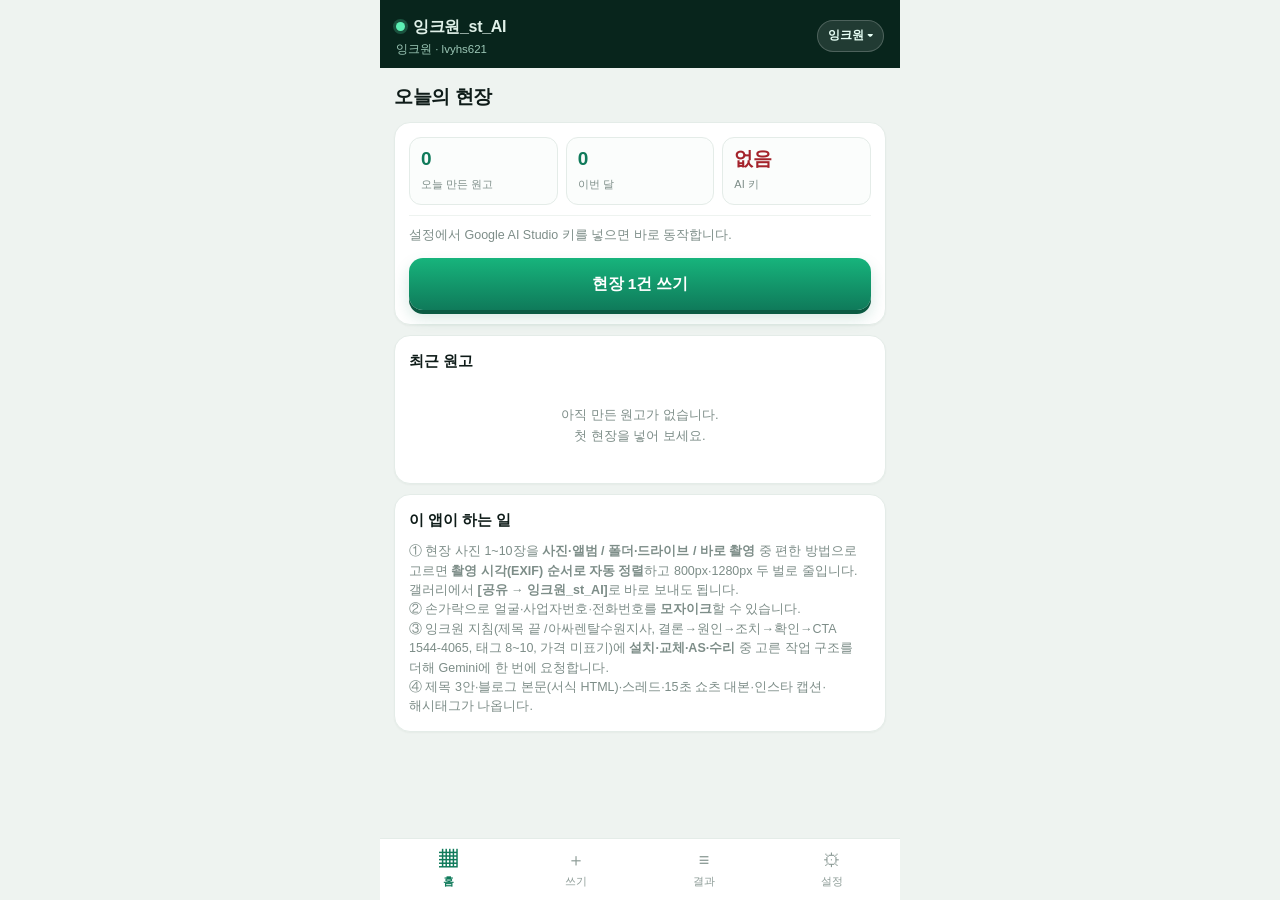
<file: field-studio/index.html>
<!doctype html>
<html lang="ko">
<head>
<meta charset="utf-8">
<meta name="viewport" content="width=device-width, initial-scale=1, viewport-fit=cover">
<title>잉크원_st_AI</title>
<meta name="theme-color" content="#08251c">
<meta name="description" content="잉크원_st_AI — 현장 사진과 한 줄 메모로 블로그·쇼츠·스레드·인스타 원고를 1분에 만들고, 4가지 경로로 바로 내보내는 사내 앱">
<link rel="manifest" href="./manifest.webmanifest">
<link rel="apple-touch-icon" href="./apple-touch-icon.png">
<link rel="stylesheet" href="./style.css">
</head>
<body>
<div class="app">
  <div class="topbar">
    <div>
      <div class="brand"><span class="dot"></span>잉크원_st_AI</div>
      <div class="who" id="whoLine">잉크원 · lvyhs621</div>
    </div>
    <button class="brandsel" id="brandBtn">잉크원 ▾</button>
  </div>

  <main class="view" id="view">

    <!-- 홈 -->
    <section id="v-home">
      <h1>오늘의 현장</h1>
      <div class="card">
        <div class="kpis">
          <div class="kpi"><b id="kToday">0</b><span>오늘 만든 원고</span></div>
          <div class="kpi"><b id="kMonth">0</b><span>이번 달</span></div>
          <div class="kpi"><b id="kKey">–</b><span>AI 키</span></div>
        </div>
        <div class="hr"></div>
        <div class="spread">
          <div class="muted" id="homeHint">사진과 메모만 있으면 1분 안에 원고가 나옵니다.</div>
        </div>
        <button class="btn" id="goWrite" style="margin-top:12px">현장 1건 쓰기</button>
      </div>

      <div class="card">
        <h3>최근 원고 <span class="tiny" id="histCount"></span></h3>
        <div id="histList"><div class="empty">아직 만든 원고가 없습니다.<br>첫 현장을 넣어 보세요.</div></div>
      </div>

      <div class="card">
        <h3>이 앱이 하는 일</h3>
        <div class="muted">
          ① 현장 사진 1~10장을 <b>사진·앨범 / 폴더·드라이브 / 바로 촬영</b> 중 편한 방법으로 고르면 <b>촬영 시각(EXIF) 순서로 자동 정렬</b>하고 800px·1280px 두 벌로 줄입니다. 갤러리에서 <b>[공유 → 잉크원_st_AI]</b>로 바로 보내도 됩니다.<br>
          ② 손가락으로 얼굴·사업자번호·전화번호를 <b>모자이크</b>할 수 있습니다.<br>
          ③ 잉크원 지침(제목 끝 /아싸렌탈수원지사, 결론→원인→조치→확인→CTA 1544-4065, 태그 8~10, 가격 미표기)에 <b>설치·교체·AS·수리</b> 중 고른 작업 구조를 더해 Gemini에 한 번에 요청합니다.<br>
          ④ 제목 3안·블로그 본문(서식 HTML)·스레드·15초 쇼츠 대본·인스타 캡션·해시태그가 나옵니다.
        </div>
      </div>
    </section>

    <!-- 쓰기 -->
    <section id="v-write" class="hidden">
      <div class="steps"><div class="on"></div><div id="st2"></div><div id="st3"></div></div>
      <h1>글쓰기 <span class="tiny" id="writePresetLabel"></span></h1>

      <div class="modes" id="modeTabs">
        <button class="modecard on" data-m="field"><i>🔧</i><b>설치·AS<br>후기</b><span>사진·메모</span></button>
        <button class="modecard" data-m="topic"><i>📝</i><b>정보성<br>지정 주제</b><span>주제 입력</span></button>
        <button class="modecard" data-m="random"><i>🎲</i><b>정보성<br>랜덤 주제</b><span>AI 자동</span></button>
      </div>
      <div class="modehint" id="modeHint">현장 사진과 한 줄 메모로 설치·AS 후기 원고를 만듭니다.</div>

      <div class="card hidden" id="topicCard">
        <h3>1. 주제 <span class="tiny">한 줄로 적어 주세요</span></h3>
        <input type="text" id="topicInput" placeholder="예) 복합기에서 팩스가 안 나갈 때 확인하는 5가지" autocomplete="off" enterkeyhint="done">
        <div class="tiny" style="margin:10px 0 6px">추천 주제 — 누르면 바로 채워집니다</div>
        <div class="chips" id="topicChips"></div>
      </div>

      <div class="card hidden" id="randomCard">
        <h3>1. 주제 <span class="tiny">비워 두면 AI가 새로 고릅니다</span></h3>
        <div class="picked off" id="pickedBox">아직 뽑지 않았습니다 · AI가 최근 글과 겹치지 않는 새 주제를 고릅니다</div>
        <div class="btnrow" style="margin-top:10px">
          <button class="btn ghost small" id="rollBtn">🎲 다른 주제 뽑기</button>
          <button class="btn ghost small" id="clearPick">주제 비우기</button>
        </div>
        <div class="hr"></div>
        <div class="tiny">최근 주제 — 같은 소재는 피해서 씁니다</div>
        <div class="chips" id="recentTopics" style="margin-top:6px"></div>
      </div>

      <div class="card" id="typeCard">
        <h3>1. 어떤 작업이었나요? <span class="tiny">4가지 중 하나</span></h3>
        <div class="cats" id="cats"></div>
        <div class="catnote" id="catNote"></div>
        <div class="tiny" style="margin:12px 0 6px">그 밖의 작업</div>
        <div class="chips" id="types"></div>
        <div class="hr"></div>
        <div class="muted" id="presetLine"></div>
      </div>

      <div class="card" id="photoCard">
        <h3><span id="photoTitle">2. 사진</span> <span class="tiny" id="photoMeta">0/10장</span></h3>
        <div class="thumbs" id="thumbs"></div>
        <div id="pickWrap">
          <div class="pick3">
            <button type="button" class="pickbtn" id="pickGallery"><i>🖼️</i><b>사진·앨범</b><span>갤러리에서</span></button>
            <button type="button" class="pickbtn" id="pickFiles"><i>📁</i><b>폴더·드라이브</b><span>내 파일·드라이브</span></button>
            <button type="button" class="pickbtn" id="pickCamera"><i>📸</i><b>바로 촬영</b><span>지금 찍기</span></button>
          </div>
          <div class="tip" id="shareTip">안드로이드에서 <b>최근 파일</b>만 뜨면 왼쪽 위 <b>≡ → 갤러리</b>를 누르거나, 갤러리 앨범에서 사진 선택 후 <b>[공유 → 잉크원_st_AI]</b>로 바로 보낼 수 있어요.</div>
        </div>
        <div class="muted" style="margin-top:8px" id="photoHint">촬영 시각이 있으면 순서대로 정렬합니다 · AI용 800px 별도 저장</div>
        <input type="file" id="fileInput" accept="image/*" multiple class="hidden">
        <input type="file" id="fileInputAll" accept=".jpg,.jpeg,.png,.webp,.heic,.heif,.bmp,.gif" multiple class="hidden">
        <input type="file" id="cameraInput" accept="image/*" capture="environment" class="hidden">
      </div>

      <div class="card" id="memoCard">
        <h3><span id="memoTitle">3. 한 줄 메모</span> <span class="tiny" id="memoSub">기종·증상·조치</span></h3>
        <textarea id="memo" placeholder="예) 성서공단 사무실, 복합기 종이 걸림 수리. 급지롤러 교체하고 양면 20매 시험 출력까지."></textarea>
        <div class="row" style="margin-top:8px">
          <button class="btn ghost small" id="micBtn" style="width:auto">🎙 말로 입력</button>
          <span class="tiny" id="micHint">사진에 없는 사실을 채워 넣습니다</span>
        </div>
      </div>

      <div class="card hidden" id="infoCard">
        <div class="muted" id="infoNote"></div>
        <div class="hr"></div>
        <div class="muted" id="presetLine2"></div>
      </div>

      <button class="btn" id="makeBtn">이 현장으로 만들기</button>
      <div class="tiny" style="text-align:center;margin:8px 0 0" id="costLine">Gemini 1회 호출 · 약 10~25원 · 10~30초</div>
    </section>

    <!-- 결과 -->
    <section id="v-result" class="hidden">
      <div id="resultEmpty">
        <h1>결과</h1>
        <div class="card"><div class="empty">아직 만든 원고가 없습니다.<br>쓰기 탭에서 현장을 넣어 보세요.</div></div>
      </div>

      <div id="resultBody" class="hidden">
        <div class="spread" style="margin:0 0 10px">
          <h1 style="margin:0">결과</h1>
          <span class="badge" id="resModel">–</span>
        </div>

        <div class="card hidden" id="resTopicCard">
          <h3>이번 주제 <span class="tiny" id="resModeLabel"></span></h3>
          <div id="resTopic" style="font-size:13.5px;font-weight:700;color:#0b4d36;line-height:1.55"></div>
        </div>

        <div class="card">
          <h3>제목 3안 <span class="tiny">하나 고르세요</span></h3>
          <div class="titles" id="titleList"></div>
          <button class="btn ghost small" id="copyTitle">선택한 제목 복사</button>
        </div>

        <div class="card">
          <h3>원고</h3>
          <div class="seg" id="seg">
            <button data-p="blog" class="on">블로그</button>
            <button data-p="threads">스레드</button>
            <button data-p="shorts">쇼츠 15초</button>
            <button data-p="insta">인스타</button>
          </div>

          <div class="pane on" id="pane-blog">
            <div class="article" id="blogPreview"></div>
            <div class="copybar">
              <button class="btn small" id="copyHtml">서식 HTML 복사</button>
              <button class="btn ghost small" id="copyText">일반 텍스트</button>
            </div>
            <div class="tiny" style="margin-top:6px">네이버 스마트에디터에서 붙여넣으면 소제목·목록 서식이 살아납니다.</div>
          </div>

          <div class="pane" id="pane-threads">
            <div class="pre" id="threadsBox"></div>
            <div class="copybar"><button class="btn small" id="copyThreads">스레드 복사</button>
              <button class="btn ghost small" id="copyThreadsShort">짧은 버전</button></div>
            <div class="tiny" style="margin-top:6px" id="threadsLen"></div>
          </div>

          <div class="pane" id="pane-shorts">
            <div id="shortsBox"></div>
            <div class="copybar"><button class="btn small" id="copyShorts">대본 복사</button></div>
            <div class="note" style="margin-top:8px">가격·임대료 숫자는 넣지 않습니다. 엔딩 음성은 “잉크원·아싸렌탈, 1544-4065”.</div>
          </div>

          <div class="pane" id="pane-insta">
            <div class="pre" id="instaBox"></div>
            <div class="copybar"><button class="btn small" id="copyInsta">캡션 복사</button>
              <button class="btn ghost small" id="copyYt">유튜브 제목·설명</button></div>
            <div class="tiny" style="margin-top:6px">첫 줄이 “수원”으로 시작하고, 위치 태그는 넣지 않습니다.</div>
          </div>
        </div>

        <div class="card">
          <h3>해시태그 <span class="tiny" id="tagCount"></span></h3>
          <div class="chips" id="tagList"></div>
          <div class="copybar"><button class="btn ghost small" id="copyTags">태그 복사</button></div>
        </div>

        <div class="card" id="resPhotoCard">
          <h3>사진 <span class="tiny" id="resPhotoMeta"></span></h3>
          <div class="thumbs" id="resThumbs"></div>
          <div class="copybar">
            <button class="btn small" id="zipBtn">사진 + 원고 ZIP</button>
            <button class="btn ghost small" id="htmlBtn">원고 HTML 저장</button>
          </div>
        </div>

        <div class="card p2" id="p2Card">
          <h3>🚀 P2 발행 어댑터 <span class="tiny" id="p2Sum">–</span></h3>
          <button class="btn" id="ghSend">⚡ 니케에게 바로발행 전송 (사진+원고)</button>
          <div class="tiny" id="ghState" style="margin-top:7px">비공개 큐 미설정 · 설정(⚙)에서 GitHub 토큰(PAT)을 넣으면 이 버튼으로 사진+원고가 바로 넘어갑니다.</div>
          <div class="ghprog hidden" id="ghProgWrap">
            <div class="bar"><i id="ghBar"></i></div>
            <div class="tiny" id="ghProg"></div>
          </div>
          <div class="tiny" id="ghOut" style="margin-top:7px;line-height:1.6"></div>

          <div class="hr"></div>
          <div class="tiny" style="margin:-2px 0 8px">아래는 채널별 수동 경로입니다. 보낼 채널을 고르고, 상태를 눌러 기록하세요(대기 → 임시저장 → 발행요청 → 발행완료).</div>
          <div id="chList"></div>

          <div class="hr"></div>
          <b class="p2t">가. 네이버 블로그 — 안전모드(1탭 쓰기)</b>
          <div class="tiny" style="margin-top:3px">서식 HTML을 복사한 뒤 글쓰기 창을 엽니다. 본문에 붙여넣고 [발행]만 누르면 됩니다.</div>
          <button class="btn small" id="naverSafeBtn" style="margin-top:9px">📋 서식 HTML 복사 + 네이버 글쓰기 열기</button>
          <div class="tiny" id="naverOut" style="margin-top:6px"></div>

          <div class="hr"></div>
          <b class="p2t">나. 구글 블로그(Blogger) — 공식 API</b>
          <div class="tiny" id="bgState" style="margin-top:3px">토큰 없음 · 설정(⚙)에서 Blog ID와 Access Token을 넣어 주세요.</div>
          <label class="chkline" style="margin-top:9px"><input type="checkbox" id="bgDraft" checked> 임시저장(draft)으로 올리기 — 끄면 바로 공개</label>
          <button class="btn small" id="bgSend" style="margin-top:9px">🌐 구글 블로그로 바로 임시저장/발행</button>
          <div class="tiny" id="bgOut" style="margin-top:6px"></div>

          <div class="hr"></div>
          <b class="p2t">다. 니케(비서)에게 발행 맡기기 — 발행팩</b>
          <div class="tiny" style="margin-top:3px">제목·본문·태그·스레드·쇼츠·인스타·선택 채널을 발행 지시서로 복사합니다. 채팅에 붙여넣기만 하면 됩니다.</div>
          <div class="btnrow" style="margin-top:9px">
            <button class="btn small" id="packCopy">🤖 발행팩 복사</button>
            <button class="btn ghost small" id="packJson">.json 내려받기</button>
          </div>

          <div class="hr"></div>
          <b class="p2t">라. 로컬 PC 브릿지(Webhook)</b>
          <div class="tiny" id="bridgeState" style="margin-top:3px">URL 미설정 · 설정(⚙)에서 브릿지 주소를 넣으세요.</div>
          <button class="btn ghost small" id="bridgeSend" style="margin-top:9px">⚡ 로컬 PC 브릿지로 전송</button>
          <div class="tiny" id="bridgeOut" style="margin-top:6px"></div>
        </div>

        <div class="approve">
          <b>승인 — 실제 게시는 마지막 버튼에서</b>
          <div class="muted" style="margin-top:4px">
            원고는 이 기기 안에서만 만들어졌습니다. 위 경로 중 <b>누르는 순간</b> 전송·게시가 일어납니다.
            맨 위 <b>⚡ 바로발행</b>은 비공개 저장소 큐에 사진까지 올리고, 니케가 5분 안에 발행을 마칩니다.
            네이버는 글쓰기 창을 열어 붙여넣기까지만 하고, Blogger는 <b>임시저장(draft)</b>이 기본입니다.
            유튜브·인스타·스레드는 대본·캡션 복사와 니케 위임으로 처리합니다.
          </div>
          <div class="btnrow" style="margin-top:10px">
            <button class="btn danger small" id="discardBtn">버리기</button>
            <button class="btn ghost small" id="goHist">기록 보기</button>
          </div>
        </div>
      </div>
    </section>

    <!-- 설정 -->
    <section id="v-settings" class="hidden">
      <h1>설정</h1>

      <div class="card">
        <h3>Google AI Studio 키 <span class="badge" id="keyState">없음</span></h3>
        <label class="f" for="gemKey">API 키</label>
        <input type="password" id="gemKey" placeholder="AIza..." autocomplete="off" spellcheck="false">
        <div class="row" style="margin-top:8px">
          <button class="btn ghost small" id="saveKey" style="width:auto">저장</button>
          <button class="btn ghost small" id="testKey" style="width:auto">연결 테스트</button>
          <button class="btn ghost small" id="importKey" style="width:auto">비서실 키 가져오기</button>
        </div>
        <div class="muted" style="margin-top:8px">
          키는 <b>이 브라우저(localStorage)에만</b> 저장되고 어디로도 보내지 않습니다. GitHub 저장소에는 들어가지 않습니다.
          마르스 비서실과 같은 주소(lvybb1102-lgtm.github.io)라 비서실에 넣은 키를 그대로 가져올 수 있습니다.
        </div>
      </div>

      <div class="card">
        <h3>⚡ 원클릭 바로발행 큐 (GitHub) <span class="badge off" id="ghBadge">미설정</span></h3>
        <div class="tiny" style="margin:-2px 0 9px">결과 화면의 <b>[⚡ 니케에게 바로발행 전송]</b>을 누르면 사진과 원고가 이 <b>비공개 저장소</b> 큐로 올라가고, 니케가 5분 안에 5채널 발행을 마칩니다.</div>
        <label class="f" for="ghRepo">저장소 (owner/repo)</label>
        <input type="text" id="ghRepo" placeholder="lvybb1102-lgtm/ink1-publish-queue" autocomplete="off" spellcheck="false" enterkeyhint="done">
        <label class="f" for="ghToken" style="margin-top:9px">GitHub 토큰 (PAT)</label>
        <input type="password" id="ghToken" placeholder="github_pat_… 또는 ghp_…" autocomplete="off" spellcheck="false">
        <div class="row" style="margin-top:9px">
          <button class="btn ghost small" id="ghSave" style="width:auto">저장</button>
          <button class="btn ghost small" id="ghTest" style="width:auto">연결 테스트</button>
        </div>
        <div class="tiny" id="ghTestOut" style="margin-top:6px">저장소와 토큰을 넣고 [연결 테스트]를 누르면 바로 확인합니다.</div>
        <div class="muted" style="margin-top:8px">
          토큰은 <b>이 브라우저(localStorage)에만</b> 저장되고 GitHub 업로드에만 씁니다. 권한은 그 저장소의 <b>Contents: Read and write</b> 하나면 됩니다.
          올리는 순서는 <b>사진 → pack.json → ready.json</b>이라, 도중에 끊긴 건은 니케가 집지 않습니다.
        </div>
      </div>

      <div class="card">
        <h3>모델</h3>
        <select id="modelSel">
          <option value="auto">자동 (추천 · gemini-3.6-flash)</option>
          <option value="gemini-3.6-flash">gemini-3.6-flash · 빠름(7초)</option>
          <option value="gemini-3.8-flash">gemini-3.8-flash · 고품질(24초)</option>
          <option value="gemini-3.1-flash-lite">gemini-3.1-flash-lite · 최저가</option>
        </select>
        <div class="muted" style="margin-top:8px" id="modelInfo">한 번에 제목 3안·본문·스레드·쇼츠·인스타를 만들어 약 0.01~0.02달러가 듭니다(실측).</div>
      </div>

      <div class="card">
        <h3>OpenAI 키 <span class="badge off">선택</span></h3>
        <input type="password" id="oaKey" placeholder="sk-..." autocomplete="off" spellcheck="false">
        <div class="row" style="margin-top:8px">
          <button class="btn ghost small" id="saveOa" style="width:auto">저장</button>
          <span class="tiny">지금은 Gemini로만 생성합니다. OpenAI는 자리만 두었습니다.</span>
        </div>
      </div>

      <div class="card">
        <h3>구글 블로그(Blogger) 설정 <span class="badge off" id="bgBadge">미설정</span></h3>
        <label class="f" for="bgBlog">Blog ID 또는 주소</label>
        <input type="text" id="bgBlog" placeholder="ink1-suwon-test.blogspot.com 또는 숫자 ID" autocomplete="off" spellcheck="false">
        <label class="f" for="bgToken" style="margin-top:9px">Google OAuth Access Token</label>
        <input type="password" id="bgToken" placeholder="ya29...." autocomplete="off" spellcheck="false">
        <div class="row" style="margin-top:9px">
          <button class="btn ghost small" id="bgSave" style="width:auto">저장</button>
          <button class="btn ghost small" id="bgTest" style="width:auto">연결 테스트</button>
        </div>
        <div class="muted" style="margin-top:8px">
          토큰은 <b>이 브라우저(localStorage)에만</b> 저장됩니다. 권한(scope)은 <b>https://www.googleapis.com/auth/blogger</b> 하나면 됩니다.
          OAuth 토큰은 약 1시간이면 만료되니 필요할 때 다시 발급해 붙여넣으세요.
        </div>
        <div class="tiny" id="bgTestOut" style="margin-top:6px"></div>
      </div>

      <div class="card">
        <h3>로컬 PC 브릿지 <span class="badge off" id="brBadge">미설정</span></h3>
        <label class="f" for="brUrl">브릿지 URL</label>
        <input type="text" id="brUrl" placeholder="http://127.0.0.1:8787/publish" autocomplete="off" spellcheck="false">
        <div class="row" style="margin-top:9px">
          <button class="btn ghost small" id="brSave" style="width:auto">저장</button>
          <button class="btn ghost small" id="brTest" style="width:auto">연결 테스트(/health)</button>
        </div>
        <div class="muted" style="margin-top:8px">
          PC에서 <b>field_studio_bridge_sample.py</b>를 켜 두면 폰에서 만든 원고가 PC 폴더로 저장되고,
          Blogger 토큰까지 넣어 두면 구글 블로그에 바로 올라갑니다. (기본 주소 <b>http://127.0.0.1:8787/publish</b>)
        </div>
        <div class="tiny" id="brTestOut" style="margin-top:6px"></div>
      </div>

      <div class="card">
        <h3>발행 로그 <span class="tiny" id="pubLogN"></span></h3>
        <div id="pubLogList"><div class="empty">아직 발행 기록이 없습니다.</div></div>
        <div class="btnrow" style="margin-top:10px">
          <button class="btn ghost small" id="pubLogExport">로그 내보내기(JSON)</button>
          <button class="btn ghost small" id="pubLogClear">로그 지우기</button>
        </div>
      </div>

      <div class="card">
        <h3>기록</h3>
        <div class="kv"><span>저장된 원고</span><b id="histN">0건</b></div>
        <div class="kv"><span>브라우저 저장소 사용</span><b id="lsUse">–</b></div>
        <div class="btnrow" style="margin-top:10px">
          <button class="btn ghost small" id="exportBtn">백업(JSON)</button>
          <button class="btn ghost small" id="clearHistBtn">기록 지우기</button>
        </div>
      </div>

      <div class="card">
        <h3>이 앱</h3>
        <div class="muted">
          잉크원_st_AI <b>v1.3 (원클릭 바로발행 큐)</b> · 2026-11-28<br>
          현장 후기에서 <b>설치 · 교체 · AS · 수리</b>를 고르면 글이 그 구조로 전개되고,
          사진은 <b>사진·앨범 / 폴더·드라이브 / 바로 촬영</b> 3가지로 넣습니다. 갤러리에서 <b>[공유 → 잉크원_st_AI]</b>로도 바로 받습니다.<br>
          현장 입력 → Gemini 생성 → 복사·저장에 이어, <b>⚡ 비공개 GitHub 큐 바로발행</b> · 네이버 안전모드 · Blogger API · 니케 발행팩 · 로컬 PC 브릿지로 내보냅니다.
        </div>
      </div>
    </section>
  </main>

  <nav class="tabs" id="tabs">
    <button class="tab on" data-v="home"><i>▦</i>홈</button>
    <button class="tab" data-v="write"><i>＋</i>쓰기</button>
    <button class="tab" data-v="result"><i>≡</i>결과</button>
    <button class="tab" data-v="settings"><i>⚙</i>설정</button>
  </nav>
</div>

<!-- 모자이크 편집 -->
<div class="sheet hidden" id="mosaicSheet">
  <div class="inner">
    <div class="hd"><b>모자이크 · 가리기</b><button class="btn mini ghost" id="mClose">닫기</button></div>
    <div class="canvaswrap"><canvas id="mCanvas"></canvas></div>
    <div class="toolrow">
      <button class="btn mini ghost" id="mMode">모자이크</button>
      <button class="btn mini ghost" id="mUndo">되돌리기</button>
      <span class="tiny" style="margin-left:auto">굵기</span>
    </div>
    <input type="range" id="mSize" min="12" max="90" value="38">
    <div class="btnrow" style="margin-top:12px">
      <button class="btn danger small" id="mCancel">취소</button>
      <button class="btn small" id="mSave">적용</button>
    </div>
    <div class="tiny" style="margin-top:8px">손가락으로 얼굴·사업자번호·전화번호 위를 문지르세요. 적용하면 원본이 바뀌고 AI에도 가린 상태로 전달됩니다.</div>
  </div>
</div>

<!-- 생성 진행 -->
<div class="sheet hidden" id="genSheet">
  <div class="inner">
    <div class="hd"><b>원고 만드는 중</b></div>
    <div class="gen">
      <div class="spinner"></div>
      <div class="st" id="genStage">사진 정리 → 지침 확인 → 생성 요청</div>
      <div class="el" id="genElapsed">0초</div>
      <div class="tiny" id="genNote" style="text-align:center;max-width:300px">멈춘 것 같아도 30초까지 기다려 주세요. 창을 닫으면 취소됩니다.</div>
      <button class="btn ghost small" id="genCancel" style="width:auto;margin-top:6px">취소</button>
    </div>
  </div>
</div>

<div class="toast" id="toast"></div>
<script src="./app.js"></script>
</body>
</html>
</file>
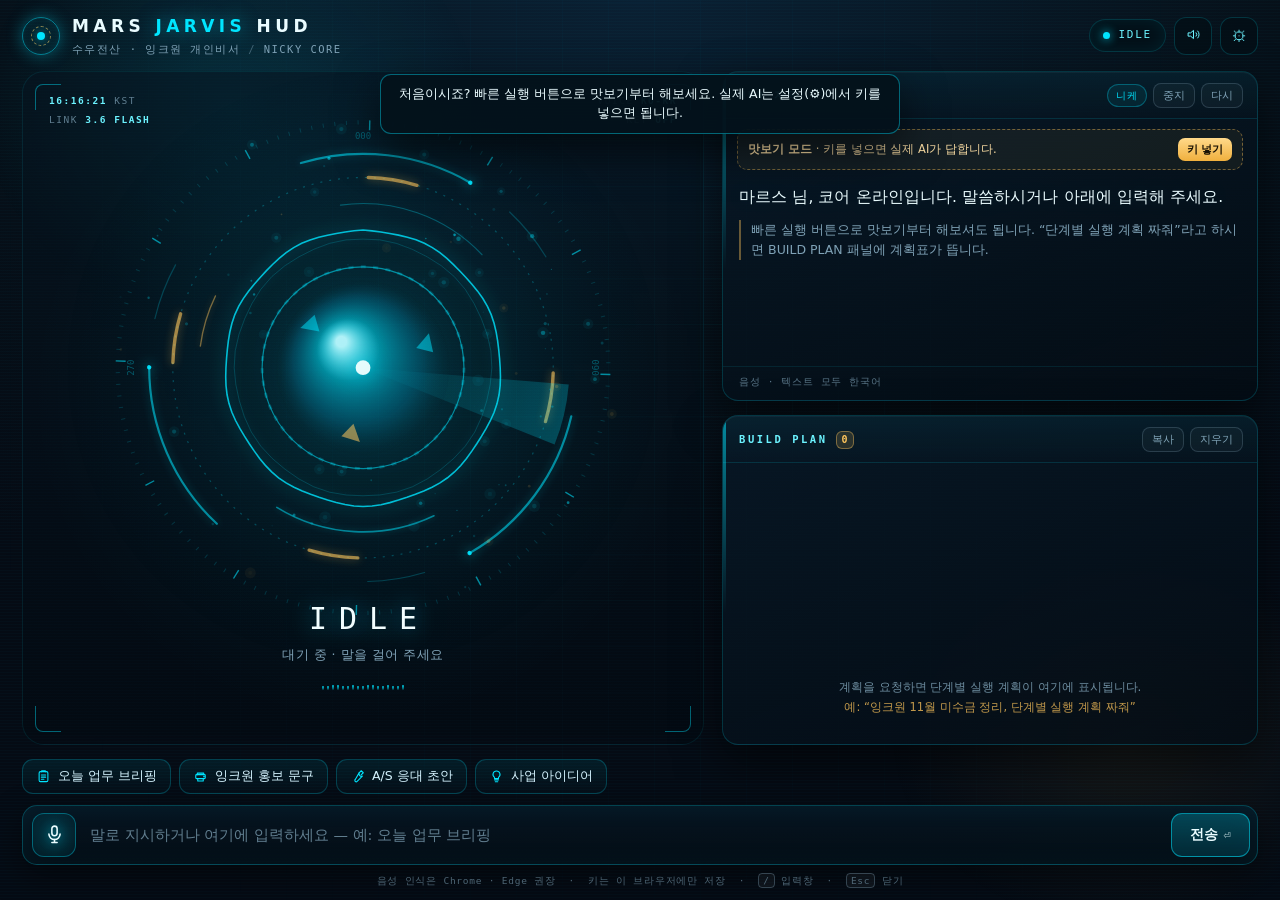
<file: jarvis-hud/index.html>
<!doctype html>
<html lang="ko">
<head>
<meta charset="utf-8" />
<meta name="viewport" content="width=device-width, initial-scale=1, viewport-fit=cover" />
<meta name="theme-color" content="#050b14" />
<meta name="color-scheme" content="dark" />
<title>마르스 자비스 HUD · 수우전산 개인비서</title>
<meta name="description" content="마르스 님을 위한 자비스 원형 HUD — 음성 대화, Gemini 연동, 단계별 실행 계획 패널." />
<link rel="icon" href="data:image/svg+xml,%3Csvg xmlns='http://www.w3.org/2000/svg' viewBox='0 0 64 64'%3E%3Ccircle cx='32' cy='32' r='28' fill='%23050b14' stroke='%2300e5ff' stroke-width='2'/%3E%3Ccircle cx='32' cy='32' r='14' fill='none' stroke='%23ffc65c' stroke-width='2'/%3E%3Ccircle cx='32' cy='32' r='5' fill='%2300e5ff'/%3E%3C/svg%3E" />
<link rel="stylesheet" href="style.css" />
</head>
<body data-state="idle">

<div class="fx-grid" aria-hidden="true"></div>
<div class="fx-glow" aria-hidden="true"></div>
<div class="fx-scan" aria-hidden="true"></div>

<header class="topbar">
  <div class="brand">
    <span class="brand-orbit" aria-hidden="true"><i></i></span>
    <div class="brand-text">
      <h1>MARS <b>JARVIS</b> HUD</h1>
      <p>수우전산 · 잉크원 개인비서 <span class="dot-sep">/</span> NICKY CORE</p>
    </div>
  </div>
  <div class="top-actions">
    <span class="chip state-chip" id="stateChip"><i aria-hidden="true"></i><span id="stateText">IDLE</span></span>
    <button class="icon-btn" id="btnMute" type="button" aria-pressed="false" title="음성 읽기 켜기 / 끄기" aria-label="음성 읽기 켜기 / 끄기">
      <span id="muteIco" aria-hidden="true"></span>
    </button>
    <button class="icon-btn" id="btnSettings" type="button" title="설정 · API 키 · 목소리" aria-label="설정 열기">
      <span aria-hidden="true">⚙</span>
    </button>
  </div>
</header>

<main class="stage">

  <section class="hud-card" aria-label="자비스 원형 코어">
    <canvas id="hudCanvas" aria-hidden="true"></canvas>

    <div class="hud-overlay" aria-hidden="true">
      <span class="corner tl"></span><span class="corner tr"></span>
      <span class="corner bl"></span><span class="corner br"></span>

      <div class="hud-meta meta-l">
        <span class="meta-line"><b id="metaClock">--:--:--</b> KST</span>
        <span class="meta-line">LINK <b id="metaModel">3.6 FLASH</b></span>
      </div>
      <div class="hud-meta meta-r">
        <span class="meta-line">VOICE <b>KO-KR</b></span>
        <span class="meta-line">KEY <b id="metaKey">OFF</b></span>
      </div>

      <div class="core-title">
        <div class="core-state" id="coreState">IDLE</div>
        <div class="core-sub" id="coreSub">대기 중 · 말을 걸어 주세요</div>
        <div class="core-wave" id="coreWave"></div>
      </div>
    </div>
  </section>

  <aside class="side">

    <section class="panel subtitle-panel">
      <header class="panel-head">
        <h2>HUD 자막</h2>
        <div class="panel-tools">
          <span class="tag" id="subSpeaker">니케</span>
          <button class="mini" id="btnStop" type="button" title="읽기 중지" aria-label="읽기 중지">중지</button>
          <button class="mini" id="btnSpeakAgain" type="button" title="다시 듣기" aria-label="다시 듣기">다시</button>
        </div>
      </header>

      <div class="key-banner" id="keyBanner" hidden>
        <p><b>맛보기 모드</b> · 키를 넣으면 실제 AI가 답합니다.</p>
        <button type="button" id="btnBannerOpen">키 넣기</button>
      </div>

      <div class="subtitle-body" id="subtitleBody" aria-live="polite">
        <div class="sub-line ai" id="welcomeLine">
          <span class="sub-speak">마르스 님, 코어 온라인입니다. 말씀하시거나 아래에 입력해 주세요.</span>
          <span class="sub-hint">빠른 실행 버튼으로 맛보기부터 해보셔도 됩니다. “단계별 실행 계획 짜줘”라고 하시면 BUILD PLAN 패널에 계획표가 뜹니다.</span>
        </div>
      </div>

      <footer class="subtitle-foot">
        <span id="subMeta">음성 · 텍스트 모두 한국어</span>
        <span class="typing" id="typingFlag" hidden><i></i><i></i><i></i></span>
      </footer>
    </section>

    <section class="panel plan-panel">
      <header class="panel-head">
        <h2>BUILD PLAN <span class="badge" id="planCount">0</span></h2>
        <div class="panel-tools">
          <button class="mini" id="btnPlanCopy" type="button" title="계획 복사">복사</button>
          <button class="mini" id="btnPlanClear" type="button" title="계획 지우기">지우기</button>
        </div>
      </header>
      <ol class="plan-list" id="planList"></ol>
      <p class="plan-empty" id="planEmpty">
        계획을 요청하면 단계별 실행 계획이 여기에 표시됩니다.<br />
        <span>예: “잉크원 11월 미수금 정리, 단계별 실행 계획 짜줘”</span>
      </p>
    </section>

  </aside>
</main>

<footer class="dock">
  <div class="presets" id="presets" aria-label="빠른 실행"></div>

  <form class="inputbar" id="composer" autocomplete="off">
    <button type="button" class="mic-btn" id="btnMic" aria-pressed="false" title="마이크로 말하기" aria-label="마이크로 말하기">
      <span class="mic-ico" aria-hidden="true">
        <svg viewBox="0 0 24 24" width="21" height="21" fill="none" stroke="currentColor" stroke-width="1.8" stroke-linecap="round" stroke-linejoin="round">
          <rect x="9" y="2.4" width="6" height="11" rx="3" />
          <path d="M5.6 11.4a6.4 6.4 0 0 0 12.8 0" />
          <path d="M12 17.8v3.4M9 21.2h6" />
        </svg>
      </span>
      <span class="mic-ring" aria-hidden="true"></span>
    </button>
    <label class="sr-only" for="cmd">명령 입력</label>
    <input id="cmd" type="text" autocomplete="off" spellcheck="false" placeholder="말로 지시하거나 여기에 입력하세요 — 예: 오늘 업무 브리핑" />
    <button type="submit" class="send-btn" id="btnSend">전송 <span aria-hidden="true">⏎</span></button>
  </form>

  <p class="dock-hint">
    음성 인식은 Chrome · Edge 권장 &nbsp;·&nbsp; 키는 이 브라우저에만 저장 &nbsp;·&nbsp; <kbd>/</kbd> 입력창 &nbsp;·&nbsp; <kbd>Esc</kbd> 닫기
  </p>
</footer>

<div class="modal" id="settings" hidden>
  <div class="modal-card" role="dialog" aria-modal="true" aria-labelledby="settingsTitle">
    <header class="modal-head">
      <h2 id="settingsTitle">설정 · 연결</h2>
      <button class="icon-btn" id="btnCloseSettings" type="button" aria-label="설정 닫기">✕</button>
    </header>

    <div class="modal-body">
      <label class="field">
        <span>Google AI Studio API 키</span>
        <span class="input-row">
          <input id="apiKey" type="password" placeholder="AIza… 또는 AQ.… 로 시작하는 키" autocomplete="off" spellcheck="false" />
          <button type="button" class="mini" id="btnToggleKey">보기</button>
        </span>
      </label>

      <div class="found-key" id="foundKey" hidden>
        <p>같은 주소의 <b id="foundName">다른 앱</b>에 저장된 키를 찾았습니다. 그대로 가져올 수 있습니다.</p>
        <button type="button" class="mini" id="btnImportKey">키 가져오기</button>
      </div>

      <p class="note">
        키는 <b>이 브라우저(localStorage)</b>에만 저장되고 서버로 보내지 않습니다. 코드·저장소에는 키가 들어가지 않습니다.
        무료 키는 분당 요청 수 제한이 있으니 잦은 호출은 피하세요.
      </p>

      <div class="grid2">
        <label class="field">
          <span>모델</span>
          <select id="modelSel">
            <option value="auto">자동 (3.6 → 3.8 → 3.5 → latest)</option>
            <option value="gemini-3.6-flash">gemini-3.6-flash</option>
            <option value="gemini-3.8-flash">gemini-3.8-flash</option>
            <option value="gemini-3.5-flash">gemini-3.5-flash</option>
            <option value="gemini-flash-latest">gemini-flash-latest</option>
            <option value="gemini-3.1-flash-lite">gemini-3.1-flash-lite</option>
          </select>
        </label>
        <label class="field">
          <span>응답 읽기</span>
          <select id="ttsSel">
            <option value="on">켜짐 (TTS)</option>
            <option value="off">꺼짐 (자막만)</option>
          </select>
        </label>
      </div>

      <label class="field">
        <span>목소리 (ko-KR)</span>
        <select id="voiceSel"><option value="">브라우저 기본 한국어</option></select>
      </label>

      <label class="field range-field">
        <span>말 속도 <b id="rateVal">1.00×</b></span>
        <input id="rateSel" type="range" min="0.7" max="1.4" step="0.05" value="1" />
      </label>

      <div class="test-row">
        <button type="button" class="mini" id="btnTest">연결 테스트</button>
        <span class="test-result" id="testResult">키를 저장하면 실제 Gemini가 답합니다.</span>
      </div>
    </div>

    <footer class="modal-foot">
      <button type="button" class="mini danger" id="btnClearKey">키 삭제</button>
      <span class="spacer"></span>
      <button type="button" class="btn" id="btnCloseSettings2">닫기</button>
      <button type="button" class="btn primary" id="btnSave">저장</button>
    </footer>
  </div>
</div>

<div class="toast" id="toast" role="status" aria-live="polite" hidden></div>

<script src="app.js?v=20261128g"></script>
</body>
</html>
</file>
<file: field-studio/style.css>
:root{
  --ink:#0e1b18; --ink2:#374a45; --muted:#7d8d88; --line:#e4ece8;
  --brand:#0f7a5a; --brand2:#12a06f; --branddark:#0a5a42;
  --warn:#a4600d; --bad:#a4232b; --bg:#eef3f0; --card:#fff;
  --safe-b: env(safe-area-inset-bottom, 0px);
}
*{box-sizing:border-box;-webkit-tap-highlight-color:transparent}
html,body{height:100%}
  body{
  margin:0;background:var(--bg);color:var(--ink);
  font-family:Pretendard,-apple-system,BlinkMacSystemFont,"Apple SD Gothic Neo","Noto Sans KR","Malgun Gothic",sans-serif;
  font-size:15px;line-height:1.6;-webkit-text-size-adjust:100%;
  word-break:keep-all;overflow-wrap:anywhere;
  overscroll-behavior-y:none;
}
button,input,textarea,select{font:inherit;color:inherit}
button{cursor:pointer;border:0;background:none}
.hidden{display:none !important}
.app{display:flex;flex-direction:column;height:100dvh;max-width:520px;margin:0 auto;background:var(--bg);position:relative}

/* app bar */
.topbar{display:flex;justify-content:space-between;align-items:center;gap:8px;padding:14px 16px 10px;
  background:#08251c;color:#dff0e8;position:sticky;top:0;z-index:20}
.brand{font-weight:800;letter-spacing:-.02em;font-size:16px;display:flex;align-items:center;gap:8px}
.dot{width:9px;height:9px;border-radius:50%;background:#5cf0b4;box-shadow:0 0 0 3px rgba(92,240,180,.22)}
.topbar .who{font-size:11.5px;color:#9dc8b7}
.brandsel{font-size:12px;background:rgba(255,255,255,.1);color:#e6fff5;border:1px solid rgba(255,255,255,.2);
  border-radius:999px;padding:5px 10px;font-weight:700;max-width:170px;overflow:hidden;text-overflow:ellipsis;white-space:nowrap}

/* scroll area */
.view{flex:1;overflow-y:auto;padding:12px 14px calc(96px + var(--safe-b));-webkit-overflow-scrolling:touch}
h1{font-size:19px;margin:2px 0 10px;letter-spacing:-.02em}
h2{font-size:15px;margin:0 0 8px;letter-spacing:-.01em}
.card{background:var(--card);border:1px solid var(--line);border-radius:16px;padding:14px;margin:0 0 10px;
  box-shadow:0 1px 2px rgba(10,40,30,.04)}
.card h3{margin:0 0 10px;font-size:14.5px;display:flex;align-items:center;justify-content:space-between;gap:8px}
.muted{color:var(--muted);font-size:12.5px;line-height:1.55}
.tiny{font-size:11.5px;color:var(--muted)}
.row{display:flex;align-items:center;gap:8px}
.spread{display:flex;align-items:center;justify-content:space-between;gap:10px}
.stack{display:flex;flex-direction:column;gap:10px}

/* buttons */
.btn{display:flex;align-items:center;justify-content:center;gap:7px;width:100%;border-radius:14px;padding:14px;
  white-space:nowrap;
  font-size:15.5px;font-weight:800;letter-spacing:-.01em;background:linear-gradient(180deg,#17b47c,#0f7a5a);color:#fff;
  box-shadow:0 4px 0 #0a5a42,0 8px 16px rgba(15,122,90,.18);transition:transform .05s}
.row .btn{flex:0 0 auto}
.row .tiny{flex:1;min-width:0}
.btn:active{transform:translateY(2px);box-shadow:0 2px 0 #0a5a42}
.btn[disabled]{opacity:.55;box-shadow:none;background:#b9c9c3;color:#fff}
.btn.ghost{background:#fff;color:#0b6b4f;border:1.5px solid #bfe0d2;box-shadow:none;font-weight:700}
.btn.ghost:active{background:#f2fbf6}
.btn.small{padding:10px 12px;font-size:13.5px;border-radius:11px;box-shadow:none;font-weight:700}
.btn.mini{padding:7px 10px;font-size:12.5px;border-radius:9px;box-shadow:none;font-weight:700;width:auto}
.btn.danger{background:#fff;color:var(--bad);border:1.5px solid #f0cccf;box-shadow:none;font-weight:700}
.btn.dark{background:#10251f;box-shadow:0 4px 0 #05100c}
.btnrow{display:grid;grid-template-columns:1fr 1fr;gap:8px}

/* tabs */
.tabs{position:fixed;bottom:0;left:50%;transform:translateX(-50%);width:100%;max-width:520px;
  display:grid;grid-template-columns:repeat(4,1fr);background:#fff;border-top:1px solid var(--line);
  padding:7px 4px calc(8px + var(--safe-b));z-index:30;backdrop-filter:blur(10px)}
.tab{text-align:center;font-size:10.5px;color:#8c9b96;padding:2px 0;border-radius:10px}
.tab i{display:block;font-size:18px;font-style:normal;line-height:1.4}
.tab.on{color:var(--brand);font-weight:800}
.tab.on i{transform:translateY(-1px)}

/* photos */
.thumbs{display:grid;grid-template-columns:repeat(3,1fr);gap:8px}
.thumb{position:relative;aspect-ratio:1/1;border-radius:12px;overflow:hidden;background:#dfe8e4;border:1px solid var(--line)}
.thumb img{width:100%;height:100%;object-fit:cover;display:block}
.thumb .num{position:absolute;top:5px;left:5px;background:rgba(15,122,90,.92);color:#fff;font-size:11px;font-weight:800;
  border-radius:6px;padding:0 6px;line-height:19px;z-index:2}
.thumb .acts{position:absolute;right:4px;top:4px;display:flex;gap:4px;z-index:2}
.thumb .acts button{background:rgba(8,30,24,.72);color:#fff;border-radius:7px;font-size:12px;font-weight:700;
  width:24px;height:24px;display:grid;place-items:center;padding:0}
.thumb .stamp{position:absolute;left:0;right:0;bottom:0;background:linear-gradient(transparent,rgba(6,22,17,.72));
  color:#eafff7;font-size:10.5px;padding:14px 6px 4px;text-align:right}
.addbox{aspect-ratio:1/1;border:1.6px dashed #c2d6cd;border-radius:12px;display:flex;flex-direction:column;
  align-items:center;justify-content:center;gap:2px;color:#7fa094;font-size:12px;background:#f8fbf9}
.addbox b{font-size:22px;line-height:1;color:#0f7a5a}
.thumbs:empty{display:none}

/* 사진 선택 3버튼 (사진·앨범 / 폴더·드라이브 / 바로 촬영) */
.pick3{display:grid;grid-template-columns:repeat(3,1fr);gap:7px;margin-top:9px}
.pickbtn{display:flex;flex-direction:column;align-items:center;gap:2px;background:#f8fbf9;border:1.5px solid #cfe7dd;
  border-radius:12px;padding:10px 4px 9px;text-align:center;line-height:1.3;min-height:66px;justify-content:center}
.pickbtn i{font-style:normal;font-size:18px;line-height:1.1}
.pickbtn b{font-size:12.5px;font-weight:800;color:#0b6b4f;letter-spacing:-.03em}
.pickbtn span{font-size:10px;color:var(--muted);letter-spacing:-.03em}
.pickbtn:active{background:#effaf4}
.tip{font-size:11px;color:#5f716b;background:#fffdf5;border:1px solid #f0e6c8;border-left:3px solid #e8c96a;
  border-radius:0 9px 9px 0;padding:8px 10px;margin-top:9px;line-height:1.6}
.tip b{color:#7a5b06}

/* 현장 후기 4대 카테고리 (설치·교체·AS·수리) */
.cats{display:grid;grid-template-columns:1fr 1fr;gap:8px}
.cat{display:flex;flex-direction:column;align-items:flex-start;justify-content:center;gap:1px;text-align:left;
  background:#fff;border:1.5px solid var(--line);border-radius:13px;padding:11px 12px;min-height:78px;position:relative}
.cat i{font-style:normal;font-size:19px;line-height:1.15}
.cat b{font-size:16.5px;font-weight:800;letter-spacing:-.03em;color:#1d2f2a;line-height:1.25}
.cat span{font-size:10.5px;color:var(--muted);letter-spacing:-.03em;line-height:1.35}
.cat:active{background:#f8fbf9}
.cat.on{border-color:#0f7a5a;background:linear-gradient(180deg,#f2fbf6,#e9f8f1);
  box-shadow:inset 0 0 0 1px #0f7a5a,0 2px 8px rgba(15,122,90,.10)}
.cat.on b{color:#0b6b4f}
.cat.on::after{content:'✓';position:absolute;top:8px;right:9px;font-size:12px;font-weight:800;color:#0f7a5a}
.catnote{font-size:11.5px;color:#0b6b4f;background:#f2fbf6;border:1px dashed #bfe0d2;border-radius:9px;
  padding:7px 9px;margin:8px 0 0;line-height:1.5}
.catnote:empty{display:none}
.catnote b{font-weight:800}

/* chips */
.chips{display:flex;flex-wrap:wrap;gap:7px}
.chip{font-size:12.5px;border:1px solid var(--line);background:#fff;border-radius:999px;padding:7px 12px;color:var(--ink2);font-weight:600}
.chip.on{background:#effaf4;border-color:#0f7a5a;color:#0b6b4f;font-weight:800;box-shadow:inset 0 0 0 1px #0f7a5a}
.chip.tag{background:#eaf5ef;color:#0b6b4f;border-color:#cfe7dd;font-weight:700}

/* fields */
textarea,input[type=text],input[type=password],select{width:100%;border:1px solid var(--line);border-radius:12px;
  padding:11px 12px;background:#fbfdfc;font-size:14.5px;outline:none}
textarea{min-height:78px;resize:vertical;line-height:1.6}
textarea:focus,input:focus,select:focus{border-color:#8fd3ba;background:#fff}
label.f{display:block;font-size:12.5px;font-weight:700;color:var(--ink2);margin:0 0 5px}

/* steps */
.steps{display:flex;gap:6px;margin:0 0 12px}
.steps div{flex:1;height:4px;border-radius:9px;background:#dde7e2}
.steps div.on{background:linear-gradient(90deg,#12a06f,#0f7a5a)}

/* mode selector (쓰기 탭 상단 3모드) */
.modes{display:grid;grid-template-columns:repeat(3,1fr);gap:7px;margin:0 0 7px}
.modecard{display:flex;flex-direction:column;align-items:center;gap:3px;background:#fff;border:1.5px solid var(--line);
  border-radius:14px;padding:9px 5px 8px;text-align:center;line-height:1.3;min-height:72px}
.modecard i{font-style:normal;font-size:17px;line-height:1}
.modecard b{font-size:12px;letter-spacing:-.03em;font-weight:800;color:var(--ink2)}
.modecard span{font-size:10px;color:var(--muted);letter-spacing:-.02em}
.modecard.on{border-color:#0f7a5a;background:#f1fbf6;box-shadow:inset 0 0 0 1px #0f7a5a}
.modecard.on b{color:#0b6b4f}
.modehint{font-size:11.5px;color:#6d7d78;line-height:1.5;background:#f7faf8;border-left:3px solid #cfe7dd;
  padding:7px 10px;border-radius:0 8px 8px 0;margin:0 0 10px}
.picked{font-size:13px;font-weight:700;color:#0b6b4f;background:#f2fbf6;border:1px dashed #bfe0d2;
  border-radius:11px;padding:10px 12px;line-height:1.5;word-break:keep-all}
.picked.off{color:var(--muted);font-weight:600;background:#fbfdfc;border-color:var(--line)}

/* kpi */
.kpis{display:grid;grid-template-columns:1fr 1fr 1fr;gap:8px}
.kpi{background:#fbfdfc;border:1px solid var(--line);border-radius:12px;padding:9px 11px}
.kpi b{display:block;font-size:19px;color:var(--brand);letter-spacing:-.02em;line-height:1.25}
.kpi span{font-size:11px;color:var(--muted)}

/* list */
.hitem{display:flex;gap:10px;align-items:center;padding:10px 0;border-top:1px solid #eef3f0}
.hitem:first-of-type{border-top:0}
.hitem img{width:46px;height:46px;border-radius:10px;object-fit:cover;background:#dfe8e4;flex:none}
.hitem .noimg{width:46px;height:46px;border-radius:10px;flex:none;display:grid;place-items:center;
  font-size:18px;background:#eaf5ef;border:1px solid #cfe7dd}
.hitem .t{flex:1;min-width:0}
.hitem .t b{display:block;font-size:13.5px;font-weight:700;white-space:nowrap;overflow:hidden;text-overflow:ellipsis}
.hitem .t span{font-size:11.5px;color:var(--muted)}
.empty{text-align:center;color:var(--muted);font-size:13px;padding:22px 8px}

/* result */
.titles .t{border:1.5px solid var(--line);border-radius:12px;padding:11px 12px;margin:0 0 8px;background:#fff;font-size:13.5px;line-height:1.5;text-align:left;width:100%;display:block}
.titles .t.on{border-color:#0f7a5a;background:#f2fbf6;box-shadow:inset 0 0 0 1px #0f7a5a}
.titles .t small{display:block;color:var(--muted);font-size:11px;margin-top:3px}
.seg{display:flex;gap:0;background:#eaf1ee;border-radius:11px;padding:3px;margin:0 0 10px}
.seg button{flex:1;font-size:12.5px;font-weight:700;color:#6b7c76;padding:7px 4px;border-radius:9px}
.seg button.on{background:#fff;color:#0b6b4f;box-shadow:0 1px 3px rgba(10,40,30,.12)}
.pane{display:none}
.pane.on{display:block}
.article{font-size:14px;line-height:1.8;color:#243330;max-height:52vh;overflow:auto;border:1px solid var(--line);
  border-radius:12px;padding:12px;background:#fff}
.article h2{font-size:15px;color:#0b4d70;margin:16px 0 6px}
.article h2:first-child{margin-top:0}
.article p{margin:0 0 10px}
.article ul{margin:0 0 10px;padding-left:20px}
.article li{margin:0 0 4px}
.article b{color:#0b3d2f}
.pre{white-space:pre-wrap;font-size:13.5px;line-height:1.7;background:#fbfdfc;border:1px solid var(--line);
  border-radius:12px;padding:12px;max-height:46vh;overflow:auto}
.shortsrow{display:grid;grid-template-columns:64px 1fr;gap:8px;padding:9px 0;border-top:1px solid #eef3f0;font-size:13px}
.shortsrow:first-child{border-top:0}
.shortsrow .tm{font-weight:800;color:#0b6b4f;font-size:12px}
.shortsrow .sc{font-weight:700}
.shortsrow .vc{color:var(--ink2);font-size:12.5px}
.copybar{display:flex;gap:8px;margin:10px 0 0}
.copybar .btn{flex:1}

/* approve */
.approve{border:1.5px solid #f0d7b3;background:#fffaf2;border-radius:14px;padding:13px;margin:10px 0}
.approve b{font-size:13.5px}

/* bottom sheet / modal */
.sheet{position:fixed;inset:0;background:rgba(6,20,16,.55);z-index:60;display:flex;align-items:flex-end;justify-content:center}
.sheet .inner{background:#fff;width:100%;max-width:520px;border-radius:18px 18px 0 0;padding:14px 14px calc(14px + var(--safe-b));
  max-height:94dvh;overflow:auto}
.sheet .hd{display:flex;justify-content:space-between;align-items:center;margin:0 0 10px}
.sheet .hd b{font-size:15px}
.canvaswrap{position:relative;background:#0b1512;border-radius:12px;overflow:hidden;touch-action:none}
.canvaswrap canvas{display:block;width:100%;height:auto;touch-action:none}
.toolrow{display:flex;gap:8px;align-items:center;margin:10px 0}
.toolrow .btn{flex:none;width:auto}
input[type=range]{width:100%;accent-color:#0f7a5a}

/* progress */
.gen{display:flex;flex-direction:column;align-items:center;gap:10px;padding:22px 8px}
.spinner{width:38px;height:38px;border-radius:50%;border:4px solid #d9e8e1;border-top-color:#0f7a5a;animation:spin .9s linear infinite}
@keyframes spin{to{transform:rotate(360deg)}}
.gen .st{font-size:13.5px;font-weight:700;color:#0b6b4f}
.gen .el{font-size:12px;color:var(--muted)}

/* toast */
.toast{position:fixed;left:50%;bottom:calc(96px + var(--safe-b));transform:translateX(-50%) translateY(20px);
  background:#10251f;color:#eafff7;font-size:13px;font-weight:700;padding:11px 16px;border-radius:12px;
  opacity:0;pointer-events:none;transition:.22s;z-index:80;max-width:88%;text-align:center;line-height:1.45}
.toast.on{opacity:1;transform:translateX(-50%) translateY(0)}
.toast.err{background:#5d1519}

/* misc */
.badge{font-size:10.5px;font-weight:800;border-radius:999px;padding:2px 8px;background:#eaf5ef;color:#0b6b4f;border:1px solid #cfe7dd}
.badge.warn{background:#fff6e8;color:#8a5309;border-color:#f0dcbf}
.badge.off{background:#f3f5f4;color:#85938f;border-color:#e5eae8}
.hr{height:1px;background:#eef3f0;margin:10px 0}
.note{font-size:11.5px;color:#6d7d78;line-height:1.55;background:#f7faf8;border-left:3px solid #cfe7dd;padding:8px 10px;border-radius:0 8px 8px 0}
.kv{display:flex;justify-content:space-between;gap:10px;font-size:13px;padding:6px 0;border-top:1px solid #f1f5f3}
.kv:first-child{border-top:0}
.kv span{color:var(--muted)}
.kv b{font-weight:700}
@media (max-width:380px){ .kpis{grid-template-columns:1fr 1fr} }

/* ── P2 발행 어댑터 ── */
.p2{border-color:#cfe7dd}
.p2 .p2t{display:block;font-size:13px;color:#0b4d36;letter-spacing:-.01em}
.chrow{display:grid;grid-template-columns:24px 1fr auto;align-items:center;gap:9px;padding:9px 0;border-top:1px solid #eef3f0}
.chrow.first{border-top:0;padding-top:2px}
.chk{width:23px;height:23px;border-radius:7px;border:1.6px solid #c2d6cd;background:#fff;display:grid;place-items:center;
  font-size:13px;line-height:1;color:transparent;font-weight:800;padding:0}
.chk.on{background:#0f7a5a;border-color:#0f7a5a;color:#fff}
.chname{font-size:13px;font-weight:700;line-height:1.35;min-width:0}
.chname small{display:block;font-size:10.5px;color:var(--muted);font-weight:500}
.chstatus{font-size:11.5px;font-weight:800;border-radius:999px;padding:5px 9px;border:1px solid #d7e3de;
  background:#f7faf8;color:#7d8d88;white-space:nowrap;min-width:62px;text-align:center}
.chstatus.s1{background:#eef6ff;border-color:#c9dff6;color:#1b5a94}
.chstatus.s2{background:#fff6e8;border-color:#f0dcbf;color:#8a5309}
.chstatus.s3{background:#eaf7ef;border-color:#bfe0d2;color:#0b6b4f}
.churl{margin:-3px 0 9px 33px}
.churl input{font-size:12px;padding:7px 10px;border-radius:9px;background:#fbfdfc}
.chkline{display:flex;align-items:center;gap:7px;font-size:12.5px;font-weight:600;color:var(--ink2)}
.chkline input{width:17px;height:17px;accent-color:#0f7a5a;flex:none}
.logrow{display:grid;grid-template-columns:1fr auto;gap:4px 8px;padding:8px 0;border-top:1px solid #eef3f0;font-size:12.5px}
.logrow:first-child{border-top:0}
.logrow b{font-weight:800;color:#0b4d36;font-size:12.5px}
.logrow .lg{font-size:11px;color:var(--muted);white-space:nowrap}
.logrow .lu{grid-column:1/-1;font-size:11px;color:#1b5a94;word-break:break-all}

/* ── 원클릭 바로발행 큐 (GitHub) ── */
.ghprog{margin:9px 0 0}
.ghprog .bar{height:6px;border-radius:999px;background:#e6efea;overflow:hidden}
.ghprog .bar i{display:block;height:100%;width:0;border-radius:999px;background:linear-gradient(90deg,#12a06f,#0f7a5a);transition:width .25s}
.ghprog .tiny{margin-top:5px}
#ghOut a{color:#1b5a94;font-weight:700;word-break:break-all}
#ghState b{color:#0b4d36}
</file>
<file: jarvis-hud/style.css>
/* 마르스 자비스 HUD — 다크 사이버네틱 테마
   #050b14 배경 · 시안 #00e5ff · 골드 #ffc65c
   단독 HTML 빌드 때 이 파일이 그대로 인라인됩니다. */

:root {
  --bg: #050b14;
  --bg-2: #071523;
  --cyan: #00e5ff;
  --cyan-soft: #6cf3ff;
  --gold: #ffc65c;
  --ink: #d9f5ff;
  --muted: #7fa2b6;
  --line: rgba(0, 229, 255, 0.18);
  --line-soft: rgba(0, 229, 255, 0.09);
  --glass: linear-gradient(160deg, rgba(8, 24, 38, 0.9), rgba(4, 12, 20, 0.82));
  --shadow: 0 18px 46px rgba(0, 0, 0, 0.55);
  --radius: 16px;
  --font: "Segoe UI", "Malgun Gothic", "Apple SD Gothic Neo", "Noto Sans KR", system-ui, -apple-system, sans-serif;
  --mono: ui-monospace, "SF Mono", "Cascadia Mono", Consolas, "D2Coding", monospace;
}

* { box-sizing: border-box; }

html, body { height: 100%; }

body {
  margin: 0;
  min-height: 100dvh;
  background: radial-gradient(120% 90% at 50% 0%, #0a2033 0%, #061019 42%, var(--bg) 78%);
  color: var(--ink);
  font-family: var(--font);
  font-size: 15px;
  line-height: 1.5;
  overflow: hidden;
  display: grid;
  grid-template-columns: minmax(0, 1fr);
  grid-template-rows: auto minmax(0, 1fr) auto;
  -webkit-font-smoothing: antialiased;
  -webkit-tap-highlight-color: transparent;
}

[hidden] { display: none !important; }

.sr-only {
  position: absolute; width: 1px; height: 1px; padding: 0; margin: -1px;
  overflow: hidden; clip: rect(0 0 0 0); white-space: nowrap; border: 0;
}

/* ───────────────────────── 배경 효과 ───────────────────────── */
.fx-grid {
  position: fixed; inset: -10%;
  background-image:
    linear-gradient(var(--line-soft) 1px, transparent 1px),
    linear-gradient(90deg, var(--line-soft) 1px, transparent 1px);
  background-size: 46px 46px;
  -webkit-mask-image: radial-gradient(circle at 50% 42%, rgba(0, 0, 0, 0.9), transparent 72%);
          mask-image: radial-gradient(circle at 50% 42%, rgba(0, 0, 0, 0.9), transparent 72%);
  opacity: 0.55;
  pointer-events: none;
  z-index: 0;
}

.fx-glow {
  position: fixed; inset: 0;
  background:
    radial-gradient(28% 34% at 18% 12%, rgba(0, 229, 255, 0.12), transparent 70%),
    radial-gradient(26% 30% at 88% 82%, rgba(255, 198, 92, 0.07), transparent 72%);
  pointer-events: none;
  z-index: 0;
}

.fx-scan {
  position: fixed; inset: 0;
  background: repeating-linear-gradient(to bottom, rgba(0, 229, 255, 0.035) 0 1px, transparent 1px 3px);
  mix-blend-mode: screen;
  opacity: 0.5;
  pointer-events: none;
  z-index: 1;
  animation: scan-drift 9s linear infinite;
}
@keyframes scan-drift { from { transform: translateY(0); } to { transform: translateY(3px); } }

/* ───────────────────────── 상단 바 ───────────────────────── */
.topbar {
  position: relative;
  z-index: 5;
  display: flex;
  align-items: center;
  justify-content: space-between;
  gap: 14px;
  padding: 14px 22px 10px;
}

.brand { display: flex; align-items: center; gap: 12px; min-width: 0; }

.brand-orbit {
  position: relative;
  width: 38px; height: 38px; flex: none;
  border-radius: 50%;
  border: 1px solid rgba(0, 229, 255, 0.5);
  box-shadow: 0 0 16px rgba(0, 229, 255, 0.35), inset 0 0 12px rgba(0, 229, 255, 0.18);
}
.brand-orbit::before {
  content: ""; position: absolute; inset: 8px; border-radius: 50%;
  border: 1px dashed rgba(255, 198, 92, 0.6);
  animation: spin 12s linear infinite;
}
.brand-orbit i {
  position: absolute; left: 50%; top: 50%; width: 8px; height: 8px; margin: -4px 0 0 -4px;
  border-radius: 50%; background: var(--cyan); box-shadow: 0 0 12px var(--cyan);
}

.brand-text h1 {
  margin: 0;
  font-size: 17px;
  font-weight: 600;
  letter-spacing: 0.26em;
  color: #eafcff;
  white-space: nowrap;
}
.brand-text h1 b { color: var(--cyan); font-weight: 700; text-shadow: 0 0 18px rgba(0, 229, 255, 0.55); }
.brand-text p {
  margin: 2px 0 0;
  font-family: var(--mono);
  font-size: 10.5px;
  letter-spacing: 0.14em;
  color: var(--muted);
  white-space: nowrap;
  overflow: hidden;
  text-overflow: ellipsis;
}
.dot-sep { opacity: 0.5; }

.top-actions { display: flex; align-items: center; gap: 8px; }

.chip {
  display: inline-flex; align-items: center; gap: 8px;
  padding: 7px 13px;
  border: 1px solid var(--line);
  border-radius: 999px;
  background: rgba(3, 14, 22, 0.72);
  font-family: var(--mono);
  font-size: 11px;
  letter-spacing: 0.16em;
  color: var(--cyan-soft);
  box-shadow: inset 0 0 18px rgba(0, 229, 255, 0.08);
}
.chip i {
  width: 7px; height: 7px; border-radius: 50%;
  background: var(--cyan);
  box-shadow: 0 0 10px var(--cyan);
  animation: blink 2.4s ease-in-out infinite;
}
body[data-state="listening"] .chip i { animation-duration: 0.7s; background: var(--gold); box-shadow: 0 0 10px var(--gold); }
body[data-state="thinking"] .chip i { animation-duration: 0.35s; }
body[data-state="speaking"] .chip i { animation-duration: 0.55s; }

@keyframes blink { 0%, 100% { opacity: 1; } 50% { opacity: 0.25; } }
@keyframes spin { to { transform: rotate(360deg); } }

.icon-btn {
  width: 38px; height: 38px;
  display: grid; place-items: center;
  border: 1px solid var(--line);
  border-radius: 12px;
  background: rgba(3, 14, 22, 0.72);
  color: var(--cyan-soft);
  font-size: 15px;
  cursor: pointer;
  transition: border-color 0.2s, box-shadow 0.2s, transform 0.12s, background 0.2s;
}
.icon-btn:hover { border-color: rgba(0, 229, 255, 0.55); box-shadow: 0 0 18px rgba(0, 229, 255, 0.22); }
.icon-btn:active { transform: scale(0.94); }
.icon-btn.off { color: var(--muted); border-color: rgba(127, 162, 182, 0.28); }

/* ───────────────────────── 스테이지 ───────────────────────── */
.stage {
  position: relative;
  z-index: 4;
  display: grid;
  grid-template-columns: minmax(320px, 1.12fr) minmax(330px, 0.88fr);
  gap: 18px;
  padding: 4px 22px 8px;
  min-height: 0;
}

/* HUD 카드 */
.hud-card {
  position: relative;
  min-height: 0;
  min-width: 0;
  border-radius: 22px;
  background:
    radial-gradient(70% 70% at 50% 48%, rgba(0, 229, 255, 0.07), transparent 70%),
    linear-gradient(180deg, rgba(6, 20, 32, 0.55), rgba(3, 10, 17, 0.4));
  border: 1px solid var(--line-soft);
  overflow: hidden;
  display: grid;
  place-items: stretch;
}
.hud-card::after {
  /* 중앙 조준선 느낌의 미세한 십자선 */
  content: "";
  position: absolute; inset: 0;
  background:
    linear-gradient(90deg, transparent calc(50% - 0.5px), rgba(0, 229, 255, 0.06) 50%, transparent calc(50% + 0.5px)),
    linear-gradient(0deg, transparent calc(50% - 0.5px), rgba(0, 229, 255, 0.06) 50%, transparent calc(50% + 0.5px));
  pointer-events: none;
}

#hudCanvas { display: block; width: 100%; height: 100%; }

.hud-overlay { position: absolute; inset: 0; pointer-events: none; }

.corner {
  position: absolute; width: 26px; height: 26px;
  border: 1px solid rgba(0, 229, 255, 0.42);
}
.corner.tl { top: 12px; left: 12px; border-right: 0; border-bottom: 0; border-top-left-radius: 8px; }
.corner.tr { top: 12px; right: 12px; border-left: 0; border-bottom: 0; border-top-right-radius: 8px; }
.corner.bl { bottom: 12px; left: 12px; border-right: 0; border-top: 0; border-bottom-left-radius: 8px; }
.corner.br { bottom: 12px; right: 12px; border-left: 0; border-top: 0; border-bottom-right-radius: 8px; }

.hud-meta {
  position: absolute; top: 22px;
  display: flex; flex-direction: column; gap: 4px;
  font-family: var(--mono); font-size: 9.5px; letter-spacing: 0.16em;
  color: rgba(127, 162, 182, 0.75);
}
.hud-meta b { color: var(--cyan-soft); font-weight: 600; }
.meta-l { left: 26px; }
.meta-r { right: 26px; text-align: right; }

.core-title {
  position: absolute; left: 0; right: 0; bottom: 8%;
  display: flex; flex-direction: column; align-items: center; gap: 5px;
  text-align: center;
  padding: 0 16px;
}
.core-state {
  font-family: var(--mono);
  font-size: clamp(20px, 2.6vw, 30px);
  letter-spacing: 0.4em;
  color: #f2feff;
  text-shadow: 0 0 24px rgba(0, 229, 255, 0.6), 0 0 60px rgba(0, 229, 255, 0.3);
  margin-right: -0.4em;
}
body[data-state="listening"] .core-state { color: var(--gold); text-shadow: 0 0 24px rgba(255, 198, 92, 0.7); }
.core-sub {
  font-size: 12.5px;
  color: var(--muted);
  letter-spacing: 0.04em;
}
.core-wave {
  display: flex; align-items: flex-end; gap: 3px; height: 16px; margin-top: 4px;
  opacity: 0.9;
}
.core-wave i {
  display: block; width: 2px; border-radius: 1px;
  background: linear-gradient(to top, rgba(0, 229, 255, 0.2), var(--cyan));
  height: 4px;
  transition: height 90ms linear;
}
body[data-state="listening"] .core-wave i { background: linear-gradient(to top, rgba(255, 198, 92, 0.25), var(--gold)); }

/* ───────────────────────── 패널 공통 ───────────────────────── */
.side {
  display: grid;
  grid-template-rows: minmax(0, 1fr) minmax(0, 1fr);
  gap: 14px;
  min-height: 0;
  min-width: 0;
}

.panel {
  position: relative;
  min-height: 0;
  min-width: 0;
  display: flex;
  flex-direction: column;
  border: 1px solid var(--line);
  border-radius: var(--radius);
  background: var(--glass);
  box-shadow: var(--shadow), inset 0 1px 0 rgba(255, 255, 255, 0.04);
  overflow: hidden;
}
.panel::before {
  content: "";
  position: absolute; left: 0; top: 0; width: 3px; height: 100%;
  background: linear-gradient(180deg, var(--cyan), transparent 60%);
  opacity: 0.55;
}

.panel-head {
  display: flex; align-items: center; justify-content: space-between; gap: 10px;
  padding: 11px 14px 10px 16px;
  border-bottom: 1px solid var(--line-soft);
  background: linear-gradient(180deg, rgba(0, 229, 255, 0.05), transparent);
}
.panel-head h2 {
  margin: 0;
  font-family: var(--mono);
  font-size: 10.5px;
  font-weight: 600;
  letter-spacing: 0.24em;
  color: var(--cyan-soft);
  display: flex; align-items: center; gap: 8px;
}
.badge {
  display: inline-grid; place-items: center;
  min-width: 18px; height: 18px; padding: 0 5px;
  border-radius: 6px;
  background: rgba(255, 198, 92, 0.14);
  border: 1px solid rgba(255, 198, 92, 0.4);
  color: var(--gold);
  font-size: 10px; letter-spacing: 0;
}
.panel-tools { display: flex; align-items: center; gap: 6px; }

.tag {
  font-family: var(--mono); font-size: 10px; letter-spacing: 0.1em;
  padding: 3px 8px; border-radius: 999px;
  color: var(--cyan);
  border: 1px solid rgba(0, 229, 255, 0.3);
  background: rgba(0, 229, 255, 0.07);
}

.mini {
  font-family: var(--font);
  font-size: 11px;
  color: var(--muted);
  background: rgba(255, 255, 255, 0.03);
  border: 1px solid rgba(127, 162, 182, 0.25);
  border-radius: 8px;
  padding: 4px 9px;
  cursor: pointer;
  transition: color 0.18s, border-color 0.18s, background 0.18s;
}
.mini:hover { color: var(--cyan-soft); border-color: rgba(0, 229, 255, 0.45); background: rgba(0, 229, 255, 0.06); }
.mini.danger:hover { color: #ff8a8a; border-color: rgba(255, 138, 138, 0.5); background: rgba(255, 90, 90, 0.08); }

/* 자막 */
.key-banner {
  display: flex; align-items: center; justify-content: space-between; gap: 10px;
  margin: 10px 14px 0;
  padding: 8px 10px;
  border: 1px dashed rgba(255, 198, 92, 0.42);
  border-radius: 10px;
  background: rgba(255, 198, 92, 0.06);
  font-size: 11.5px;
  color: #f5d9a1;
}
.key-banner p { margin: 0; }
.key-banner button {
  flex: none;
  font-size: 11px; padding: 4px 9px; border-radius: 7px; cursor: pointer;
  color: #1a1204; background: linear-gradient(180deg, #ffd98a, #f0b03e);
  border: 0; font-weight: 600;
}

.subtitle-body {
  flex: 1; min-height: 0;
  display: flex;
  flex-direction: column;
  gap: 14px;
  overflow-y: auto;
  padding: 14px 16px 8px;
  scrollbar-width: thin;
  scrollbar-color: rgba(0, 229, 255, 0.3) transparent;
  -webkit-mask-image: linear-gradient(to bottom, transparent 0, #000 9px, #000 100%);
          mask-image: linear-gradient(to bottom, transparent 0, #000 9px, #000 100%);
}
.subtitle-body::-webkit-scrollbar { width: 6px; }
.subtitle-body::-webkit-scrollbar-thumb { background: rgba(0, 229, 255, 0.25); border-radius: 3px; }

.sub-line { display: flex; flex-direction: column; gap: 10px; }
.sub-line + .sub-line {
  padding-top: 13px;
  border-top: 1px dashed rgba(0, 229, 255, 0.09);
}
.sub-speak {
  display: block;
  font-size: 15.5px;
  line-height: 1.68;
  color: #eafcff;
  letter-spacing: 0.005em;
  text-shadow: 0 0 22px rgba(0, 229, 255, 0.16);
}
.sub-line.ai .sub-speak::after {
  content: "";
  display: inline-block;
  width: 7px; height: 15px;
  margin-left: 3px;
  vertical-align: -2px;
  background: var(--cyan);
  opacity: 0;
}
.sub-line.typing .sub-speak::after { opacity: 0.9; animation: caret 0.9s steps(2) infinite; }
@keyframes caret { 50% { opacity: 0; } }

.sub-hint {
  display: block;
  font-size: 12.5px;
  line-height: 1.6;
  color: var(--muted);
  border-left: 2px solid rgba(255, 198, 92, 0.4);
  padding-left: 10px;
}
.sub-line.user .sub-speak {
  font-size: 13px;
  color: #ffe6b3;
  padding: 7px 11px;
  border-radius: 10px;
  background: rgba(255, 198, 92, 0.08);
  border: 1px solid rgba(255, 198, 92, 0.22);
  align-self: flex-start;
}
.sub-note {
  font-family: var(--mono);
  font-size: 10px;
  letter-spacing: 0.12em;
  color: rgba(127, 162, 182, 0.8);
}
.sub-error { color: #ffb3b3; font-size: 13.5px; line-height: 1.65; }
.sub-error b { color: #ff8a8a; }

.subtitle-foot {
  display: flex; align-items: center; justify-content: space-between; gap: 8px;
  padding: 8px 16px 11px;
  border-top: 1px solid var(--line-soft);
  font-family: var(--mono);
  font-size: 9.5px;
  letter-spacing: 0.1em;
  color: rgba(127, 162, 182, 0.7);
}

.typing { display: inline-flex; gap: 3px; }
.typing i {
  width: 4px; height: 4px; border-radius: 50%; background: var(--cyan);
  animation: dot 1s infinite ease-in-out;
}
.typing i:nth-child(2) { animation-delay: 0.15s; }
.typing i:nth-child(3) { animation-delay: 0.3s; }
@keyframes dot { 0%, 100% { opacity: 0.2; transform: translateY(0); } 50% { opacity: 1; transform: translateY(-2px); } }

/* 빌드 플랜 */
.plan-list {
  list-style: none;
  margin: 0; padding: 9px 11px 11px;
  overflow-y: auto;
  flex: 1; min-height: 0;
  display: flex; flex-direction: column; gap: 7px;
  scrollbar-width: thin;
  scrollbar-color: rgba(0, 229, 255, 0.3) transparent;
}
.plan-list::-webkit-scrollbar { width: 6px; }
.plan-list::-webkit-scrollbar-thumb { background: rgba(0, 229, 255, 0.25); border-radius: 3px; }

.plan-item {
  position: relative;
  display: grid;
  grid-template-columns: 24px minmax(0, 1fr);
  gap: 9px;
  padding: 8px 10px;
  border: 1px solid rgba(0, 229, 255, 0.16);
  border-radius: 10px;
  background: linear-gradient(180deg, rgba(0, 229, 255, 0.05), rgba(0, 229, 255, 0.015));
  cursor: pointer;
  animation: plan-in 0.32s ease both;
  transition: border-color 0.18s, transform 0.18s, opacity 0.2s;
}
.plan-item:hover { border-color: rgba(0, 229, 255, 0.42); transform: translateX(2px); }
.plan-item .num {
  display: grid; place-items: center;
  width: 24px; height: 24px;
  border-radius: 7px;
  border: 1px solid rgba(0, 229, 255, 0.4);
  background: rgba(0, 229, 255, 0.08);
  color: var(--cyan);
  font-family: var(--mono); font-size: 11px;
  place-items: center;
}
.plan-item .body { min-width: 0; }
.plan-item .title {
  font-size: 13px; font-weight: 600; color: #e9fbff;
  display: flex; align-items: center; gap: 7px; flex-wrap: wrap;
}
.plan-item .detail { font-size: 11.5px; color: var(--muted); margin-top: 1px; line-height: 1.45; }
.plan-item .meta { display: flex; gap: 5px; margin-top: 4px; flex-wrap: wrap; }
.plan-item .pill {
  font-family: var(--mono); font-size: 9px; letter-spacing: 0.06em;
  padding: 2px 6px; border-radius: 5px;
  color: var(--cyan-soft);
  background: rgba(0, 229, 255, 0.08);
  border: 1px solid rgba(0, 229, 255, 0.22);
}
.plan-item .pill.gold { color: var(--gold); background: rgba(255, 198, 92, 0.09); border-color: rgba(255, 198, 92, 0.3); }
.plan-item.done { opacity: 0.5; }
.plan-item.done .title { text-decoration: line-through; }
.plan-item.done .num { border-color: rgba(255, 198, 92, 0.5); color: var(--gold); }
@keyframes plan-in { from { opacity: 0; transform: translateY(6px); } to { opacity: 1; transform: none; } }

.plan-empty {
  margin: auto;
  padding: 18px 20px 26px;
  text-align: center;
  font-size: 12px;
  line-height: 1.7;
  color: rgba(127, 162, 182, 0.85);
}
.plan-empty span { color: rgba(255, 198, 92, 0.75); font-size: 11.5px; }

/* ───────────────────────── 하단 독 ───────────────────────── */
.dock {
  position: relative;
  z-index: 5;
  min-width: 0;
  padding: 6px 22px calc(12px + env(safe-area-inset-bottom));
  display: flex;
  flex-direction: column;
  gap: 9px;
}

.presets {
  display: flex;
  gap: 8px;
  min-width: 0;
  max-width: 100%;
  overflow-x: auto;
  padding-bottom: 2px;
  scrollbar-width: none;
}
.presets::-webkit-scrollbar { display: none; }

.preset {
  flex: none;
  display: inline-flex; align-items: center; gap: 7px;
  padding: 8px 13px;
  border-radius: 11px;
  border: 1px solid rgba(0, 229, 255, 0.22);
  background: linear-gradient(180deg, rgba(0, 229, 255, 0.08), rgba(0, 229, 255, 0.02));
  color: #d5f4ff;
  font-size: 12.5px;
  font-family: var(--font);
  cursor: pointer;
  white-space: nowrap;
  transition: border-color 0.18s, box-shadow 0.18s, transform 0.12s, background 0.18s;
}
.preset:hover { border-color: rgba(0, 229, 255, 0.6); box-shadow: 0 0 20px rgba(0, 229, 255, 0.18); }
.preset:active { transform: translateY(1px) scale(0.99); }
.preset span.i { display: grid; place-items: center; color: var(--cyan); }
.preset:disabled { opacity: 0.45; cursor: default; }

.inputbar {
  display: flex;
  align-items: center;
  gap: 10px;
  min-width: 0;
  padding: 7px 7px 7px 9px;
  border-radius: 15px;
  border: 1px solid rgba(0, 229, 255, 0.25);
  background: linear-gradient(180deg, rgba(6, 22, 34, 0.95), rgba(4, 13, 21, 0.92));
  box-shadow: 0 12px 34px rgba(0, 0, 0, 0.45), inset 0 0 30px rgba(0, 229, 255, 0.05);
}
.inputbar:focus-within { border-color: rgba(0, 229, 255, 0.55); box-shadow: 0 0 0 3px rgba(0, 229, 255, 0.08), 0 12px 34px rgba(0, 0, 0, 0.45); }

#cmd {
  flex: 1; min-width: 0;
  background: transparent;
  border: 0; outline: 0;
  color: #eafcff;
  font-family: var(--font);
  font-size: 14.5px;
  padding: 9px 4px;
}
#cmd::placeholder { color: rgba(127, 162, 182, 0.75); }

.mic-btn {
  position: relative;
  flex: none;
  width: 44px; height: 44px;
  display: grid; place-items: center;
  border-radius: 12px;
  border: 1px solid rgba(0, 229, 255, 0.35);
  background: radial-gradient(circle at 50% 50%, rgba(0, 229, 255, 0.2), rgba(0, 229, 255, 0.04));
  color: #eafcff;
  cursor: pointer;
  transition: transform 0.12s, border-color 0.2s, box-shadow 0.2s;
}
.mic-btn .mic-ico { display: grid; place-items: center; line-height: 1; filter: drop-shadow(0 0 6px rgba(0, 229, 255, 0.45)); }
.mic-btn .mic-ring { position: absolute; inset: -1px; border-radius: 12px; border: 1px solid transparent; }
.mic-btn:hover { border-color: rgba(0, 229, 255, 0.7); }
.mic-btn[aria-pressed="true"] {
  border-color: var(--gold);
  background: radial-gradient(circle at 50% 50%, rgba(255, 198, 92, 0.28), rgba(255, 198, 92, 0.05));
  box-shadow: 0 0 24px rgba(255, 198, 92, 0.35);
}
.mic-btn[aria-pressed="true"] .mic-ring { animation: mic-pulse 1.4s ease-out infinite; border-color: rgba(255, 198, 92, 0.7); }
@keyframes mic-pulse {
  0% { transform: scale(1); opacity: 0.9; }
  100% { transform: scale(1.5); opacity: 0; }
}

.send-btn {
  flex: none;
  display: inline-flex; align-items: center; gap: 6px;
  height: 44px;
  padding: 0 18px;
  border-radius: 11px;
  border: 1px solid rgba(0, 229, 255, 0.5);
  background: linear-gradient(180deg, rgba(0, 229, 255, 0.24), rgba(0, 160, 190, 0.18));
  color: #eafcff;
  font-family: var(--font);
  font-size: 13.5px; font-weight: 600;
  cursor: pointer;
  transition: box-shadow 0.2s, transform 0.12s, opacity 0.2s;
}
.send-btn span { font-family: var(--mono); opacity: 0.65; font-size: 12px; }
.send-btn:hover { box-shadow: 0 0 22px rgba(0, 229, 255, 0.32); }
.send-btn:active { transform: translateY(1px); }
.send-btn:disabled { opacity: 0.45; cursor: default; box-shadow: none; }

.dock-hint {
  margin: 0;
  text-align: center;
  font-family: var(--mono);
  font-size: 9.5px;
  letter-spacing: 0.08em;
  color: rgba(127, 162, 182, 0.6);
}
kbd {
  font-family: var(--mono); font-size: 9.5px;
  padding: 1px 4px; border-radius: 4px;
  border: 1px solid rgba(127, 162, 182, 0.35);
  background: rgba(255, 255, 255, 0.04);
}

/* ───────────────────────── 모달 ───────────────────────── */
.modal {
  position: fixed; inset: 0; z-index: 50;
  display: grid; place-items: center;
  padding: 18px;
  background: rgba(2, 8, 13, 0.78);
  -webkit-backdrop-filter: blur(7px);
          backdrop-filter: blur(7px);
  animation: fade 0.18s ease;
}
@keyframes fade { from { opacity: 0; } to { opacity: 1; } }

.modal-card {
  width: min(560px, 100%);
  max-height: min(88dvh, 760px);
  display: flex; flex-direction: column;
  border-radius: 18px;
  border: 1px solid rgba(0, 229, 255, 0.3);
  background: linear-gradient(170deg, #081c2b, #040e17 70%);
  box-shadow: 0 30px 80px rgba(0, 0, 0, 0.7), 0 0 0 1px rgba(0, 229, 255, 0.06) inset;
  overflow: hidden;
}
.modal-head {
  display: flex; align-items: center; justify-content: space-between;
  padding: 14px 16px;
  border-bottom: 1px solid var(--line-soft);
  background: linear-gradient(90deg, rgba(0, 229, 255, 0.09), transparent);
}
.modal-head h2 {
  margin: 0;
  font-family: var(--mono); font-size: 13px; letter-spacing: 0.2em;
  color: var(--cyan-soft);
}
.modal-body {
  padding: 16px;
  overflow-y: auto;
  display: flex; flex-direction: column; gap: 13px;
}
.field { display: flex; flex-direction: column; gap: 6px; }
.field > span {
  font-family: var(--mono); font-size: 10px; letter-spacing: 0.14em;
  color: var(--muted);
}
.field b { color: var(--gold); }
.field input[type="text"], .field input[type="password"], .field select {
  width: 100%;
  padding: 10px 12px;
  border-radius: 10px;
  border: 1px solid rgba(0, 229, 255, 0.22);
  background: rgba(2, 12, 20, 0.85);
  color: #eafcff;
  font-family: var(--mono);
  font-size: 12.5px;
  outline: none;
}
.field select { font-family: var(--font); font-size: 13px; }
.field input:focus, .field select:focus { border-color: rgba(0, 229, 255, 0.6); box-shadow: 0 0 0 3px rgba(0, 229, 255, 0.09); }
.input-row { display: flex; gap: 8px; }
.input-row input { flex: 1; }
.input-row .mini { flex: none; align-self: stretch; padding: 0 12px; }
.range-field input[type="range"] { width: 100%; accent-color: #00e5ff; }
.grid2 { display: grid; grid-template-columns: 1fr 1fr; gap: 10px; }
.note {
  margin: 0;
  font-size: 11.5px; line-height: 1.65;
  color: var(--muted);
  padding: 9px 11px;
  border-radius: 9px;
  background: rgba(0, 229, 255, 0.04);
  border: 1px solid var(--line-soft);
}
.note b { color: var(--cyan-soft); }
.found-key {
  display: flex; align-items: center; justify-content: space-between; gap: 10px;
  padding: 9px 11px;
  border-radius: 9px;
  border: 1px dashed rgba(255, 198, 92, 0.45);
  background: rgba(255, 198, 92, 0.06);
  font-size: 11.5px; color: #f5d9a1;
}
.found-key p { margin: 0; }
.found-key b { color: var(--gold); }
.test-row { display: flex; align-items: center; gap: 10px; flex-wrap: wrap; }
.test-result { font-size: 11.5px; color: var(--muted); }
.test-result.ok { color: #7dffb0; }
.test-result.err { color: #ff9a9a; }
.modal-foot {
  display: flex; align-items: center; gap: 8px;
  padding: 12px 16px;
  border-top: 1px solid var(--line-soft);
  background: rgba(2, 10, 16, 0.6);
}
.modal-foot .spacer { flex: 1; }
.btn {
  font-family: var(--font);
  font-size: 12.5px;
  padding: 8px 16px;
  border-radius: 9px;
  cursor: pointer;
  border: 1px solid rgba(127, 162, 182, 0.3);
  background: rgba(255, 255, 255, 0.04);
  color: var(--ink);
  transition: border-color 0.18s, box-shadow 0.18s;
}
.btn:hover { border-color: rgba(0, 229, 255, 0.5); }
.btn.primary {
  border-color: rgba(0, 229, 255, 0.6);
  background: linear-gradient(180deg, rgba(0, 229, 255, 0.28), rgba(0, 160, 190, 0.2));
  font-weight: 600;
}
.btn.primary:hover { box-shadow: 0 0 20px rgba(0, 229, 255, 0.3); }

/* 토스트 */
.toast {
  position: fixed;
  left: 50%; top: 74px;
  transform: translateX(-50%);
  z-index: 60;
  max-width: min(90vw, 520px);
  padding: 10px 16px;
  border-radius: 11px;
  border: 1px solid rgba(0, 229, 255, 0.4);
  background: rgba(4, 18, 28, 0.96);
  color: #eafcff;
  font-size: 12.5px;
  text-align: center;
  box-shadow: 0 16px 44px rgba(0, 0, 0, 0.6);
  animation: toast-in 0.22s ease;
}
.toast.warn { border-color: rgba(255, 198, 92, 0.5); color: #ffe6b3; }
@keyframes toast-in { from { opacity: 0; transform: translate(-50%, -10px); } to { opacity: 1; transform: translate(-50%, 0); } }

/* ───────────────────────── 반응형 ───────────────────────── */
@media (max-width: 1020px) {
  .stage { grid-template-columns: minmax(280px, 1fr) minmax(300px, 0.9fr); gap: 14px; padding: 4px 16px 6px; }
  .dock { padding-left: 16px; padding-right: 16px; }
  .topbar { padding: 12px 16px 8px; }
  .hud-meta { top: 18px; font-size: 9px; }
  .meta-l { left: 22px; }
  .meta-r { right: 22px; }
}

@media (max-width: 820px) {
  html, body { height: auto; min-height: 100%; }
  body { overflow: visible; grid-template-rows: auto auto auto; }
  .topbar { position: sticky; top: 0; z-index: 20; background: linear-gradient(180deg, rgba(5, 11, 20, 0.96), rgba(5, 11, 20, 0.72)); backdrop-filter: blur(8px); }
  .brand-text h1 { font-size: 14.5px; letter-spacing: 0.2em; }
  .brand-text p { font-size: 9px; letter-spacing: 0.08em; }
  .brand-orbit { width: 32px; height: 32px; }
  .state-chip { padding: 6px 10px; font-size: 10px; }
  .icon-btn { width: 34px; height: 34px; border-radius: 10px; }

  .stage { grid-template-columns: minmax(0, 1fr); grid-template-rows: minmax(300px, 46dvh) auto; }
  .hud-card { border-radius: 18px; }
  /* 모바일: 자막은 고정 높이(내부 스크롤), 계획표는 내용만큼 펼쳐 페이지 스크롤 */
  .side { grid-template-rows: minmax(240px, 44dvh) auto; }
  .plan-list { overflow: visible; }
  .plan-panel { max-height: none; }
  .core-title { bottom: 6%; }
  .core-state { font-size: 20px; }
  .core-sub { font-size: 11.5px; }
  .hud-meta { top: 14px; font-size: 8.5px; }
  .meta-l { left: 18px; }
  .meta-r { right: 18px; }

  .dock { position: sticky; bottom: 0; background: linear-gradient(180deg, rgba(5, 11, 20, 0.6), rgba(5, 11, 20, 0.98) 40%); padding-top: 8px; backdrop-filter: blur(10px); }
  .preset { padding: 7px 11px; font-size: 12px; }
  .send-btn { padding: 0 14px; font-size: 12.5px; }
  .dock-hint { display: none; }
}

@media (max-width: 520px) {
  .brand-text h1 { font-size: 13px; letter-spacing: 0.16em; }
  .brand-text p { display: none; }
  .state-chip span { font-size: 9.5px; }
  .stage { padding: 2px 12px 6px; gap: 10px; }
  .dock { padding-left: 12px; padding-right: 12px; }
  .topbar { padding: 10px 12px 6px; }
  .grid2 { grid-template-columns: 1fr; }
  .modal { padding: 10px; }
  .sub-speak { font-size: 14px; line-height: 1.62; }
  .send-btn span { display: none; }
}

@media (prefers-reduced-motion: reduce) {
  .fx-scan, .brand-orbit::before { animation: none !important; }
  * { scroll-behavior: auto !important; }
}
</file>
